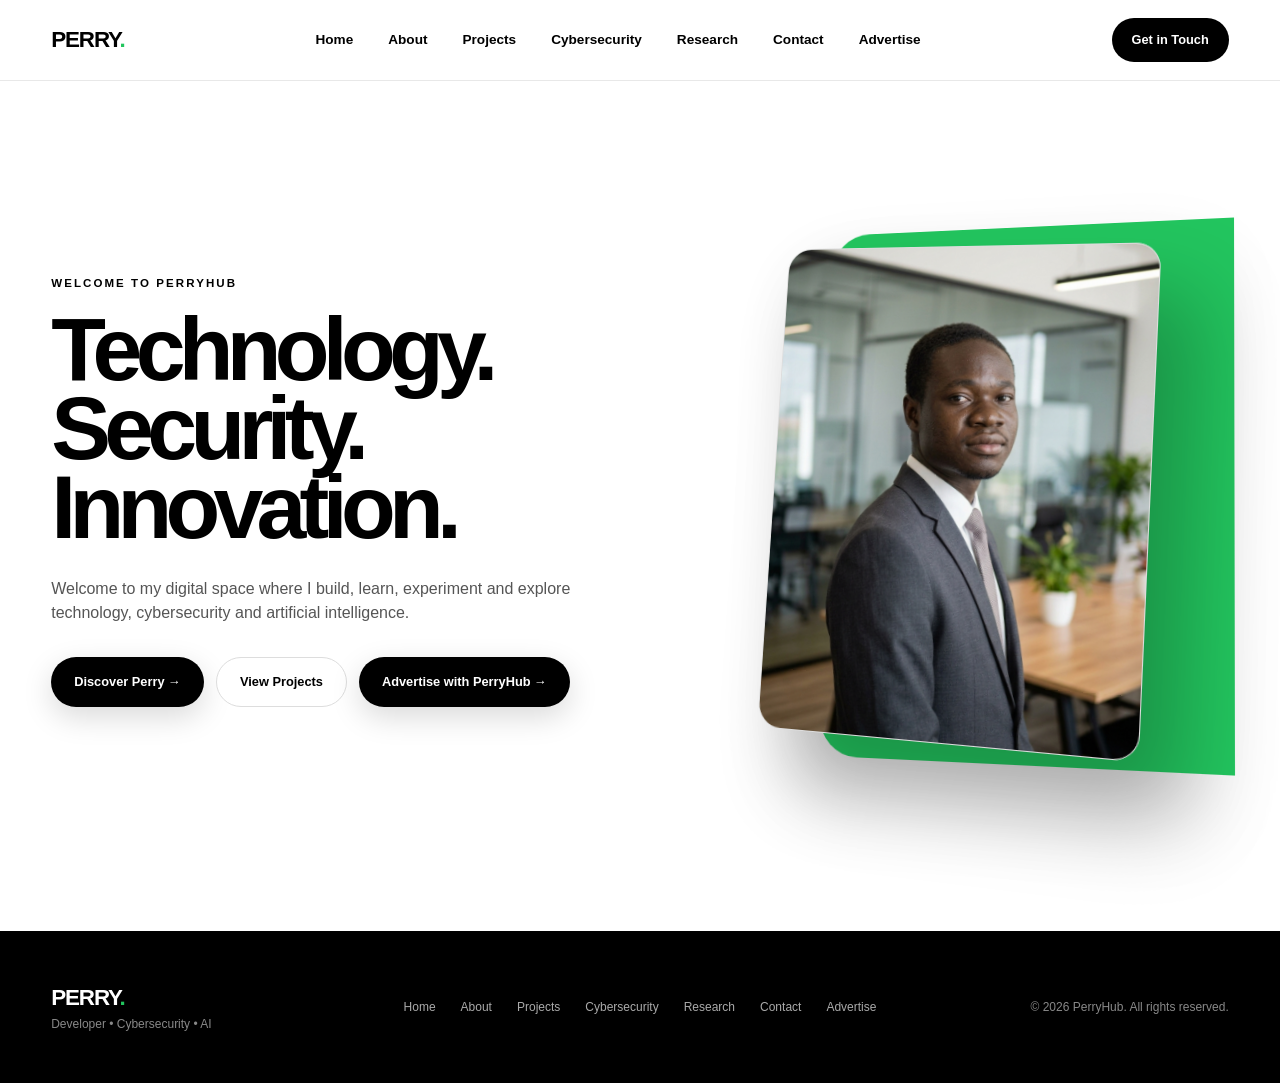
<file: index.html>
<!DOCTYPE html>
<html lang="en">

<head>
    <meta name="google-site-verification" content="xEAeXUEkmZwqT3rKgEeShL4leRrFemUcPieU5jcE0rM">

    <meta charset="UTF-8">
    <meta name="viewport" content="width=device-width, initial-scale=1.0">

    <title>PerryHub | Developer • Cybersecurity • AI</title>

    <meta
        name="description"
        content="PerryHub — personal digital space for technology, cybersecurity, development and artificial intelligence. Explore projects, cybersecurity services, AI solutions and advertising opportunities."
    >

    <link rel="icon" type="image/svg+xml" href="public/favicon.svg">
    <link rel="stylesheet" href="css/style.css">
</head>

<body>

    <header class="navbar">
        <div class="container nav-container">

            <a href="index.html" class="logo">
                PERRY<span>.</span>
            </a>

            <button
                class="menu-toggle"
                id="menuToggle"
                type="button"
                aria-label="Open navigation"
                aria-expanded="false"
                aria-controls="navLinks"
            >
                ☰
            </button>

            <nav
                class="nav-links"
                id="navLinks"
                aria-label="Main navigation"
            >
                <a href="index.html" class="active">Home</a>
                <a href="pages/about.html">About</a>
                <a href="pages/projects.html">Projects</a>
                <a href="pages/cybersecurity.html">Cybersecurity</a>
                <a href="pages/research.html">Research</a>
                <a href="pages/contact.html">Contact</a>
                <a href="pages/advertise.html">Advertise</a>
            </nav>

            <a href="pages/contact.html" class="nav-button">
                Get in Touch
            </a>

        </div>
    </header>

    <main>

        <section class="hero">
            <div class="container hero-grid">

                <div class="hero-content">

                    <p class="eyebrow">
                        WELCOME TO PERRYHUB
                    </p>

                    <h1>
                        Technology.
                        <span>Security.</span>
                        <span>Innovation.</span>
                    </h1>

                    <p class="hero-description">
                        Welcome to my digital space where I build,
                        learn, experiment and explore technology,
                        cybersecurity and artificial intelligence.
                    </p>

                    <div class="hero-buttons">

                        <a
                            href="pages/about.html"
                            class="btn btn-primary"
                        >
                            Discover Perry →
                        </a>

                        <a
                            href="pages/projects.html"
                            class="btn btn-secondary"
                        >
                            View Projects
                        </a>

                        <a
                            href="pages/advertise.html"
                            class="btn btn-primary"
                        >
                            Advertise with PerryHub →
                        </a>

                    </div>

                </div>

                <div class="hero-visual">

                    <div class="hero-image-card">

                        <div class="image-glow"></div>

                        <img
                            src="images/Perry_001 Ai.jpg"
                            alt="Portrait of Perry"
                            class="profile-image"
                            id="profileImage"
                        >

                    </div>

                </div>

            </div>
        </section>

    </main>

    <footer class="footer">

        <div class="container footer-content">

            <div>

                <a href="index.html" class="logo">
                    PERRY<span>.</span>
                </a>

                <p>
                    Developer • Cybersecurity • AI
                </p>

            </div>

            <nav
                class="footer-links"
                aria-label="Footer navigation"
            >
                <a href="index.html">Home</a>
                <a href="pages/about.html">About</a>
                <a href="pages/projects.html">Projects</a>
                <a href="pages/cybersecurity.html">Cybersecurity</a>
                <a href="pages/research.html">Research</a>
                <a href="pages/contact.html">Contact</a>
                <a href="pages/advertise.html">Advertise</a>
            </nav>

            <p class="copyright">
                © <span id="year"></span> PerryHub. All rights reserved.
            </p>

        </div>

    </footer>

    <script src="js/script.js"></script>

</body>
</html>
</file>
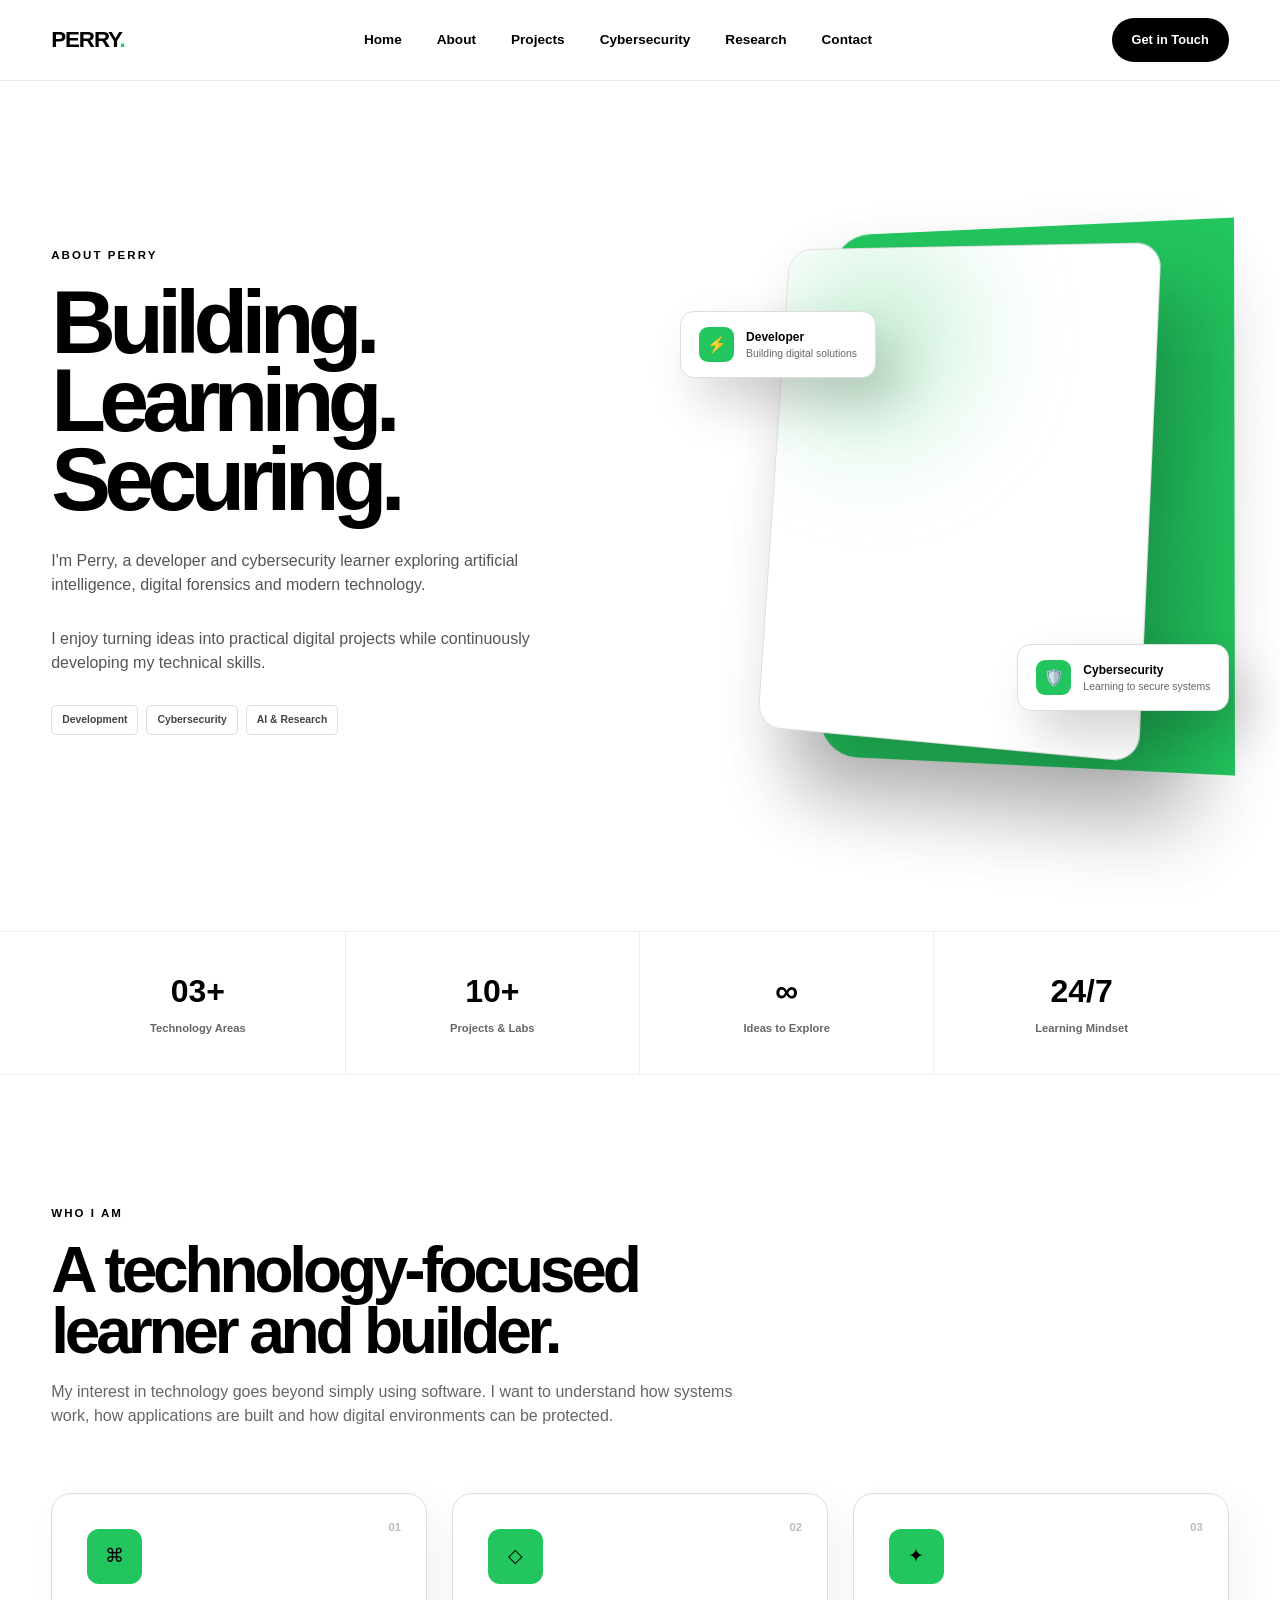
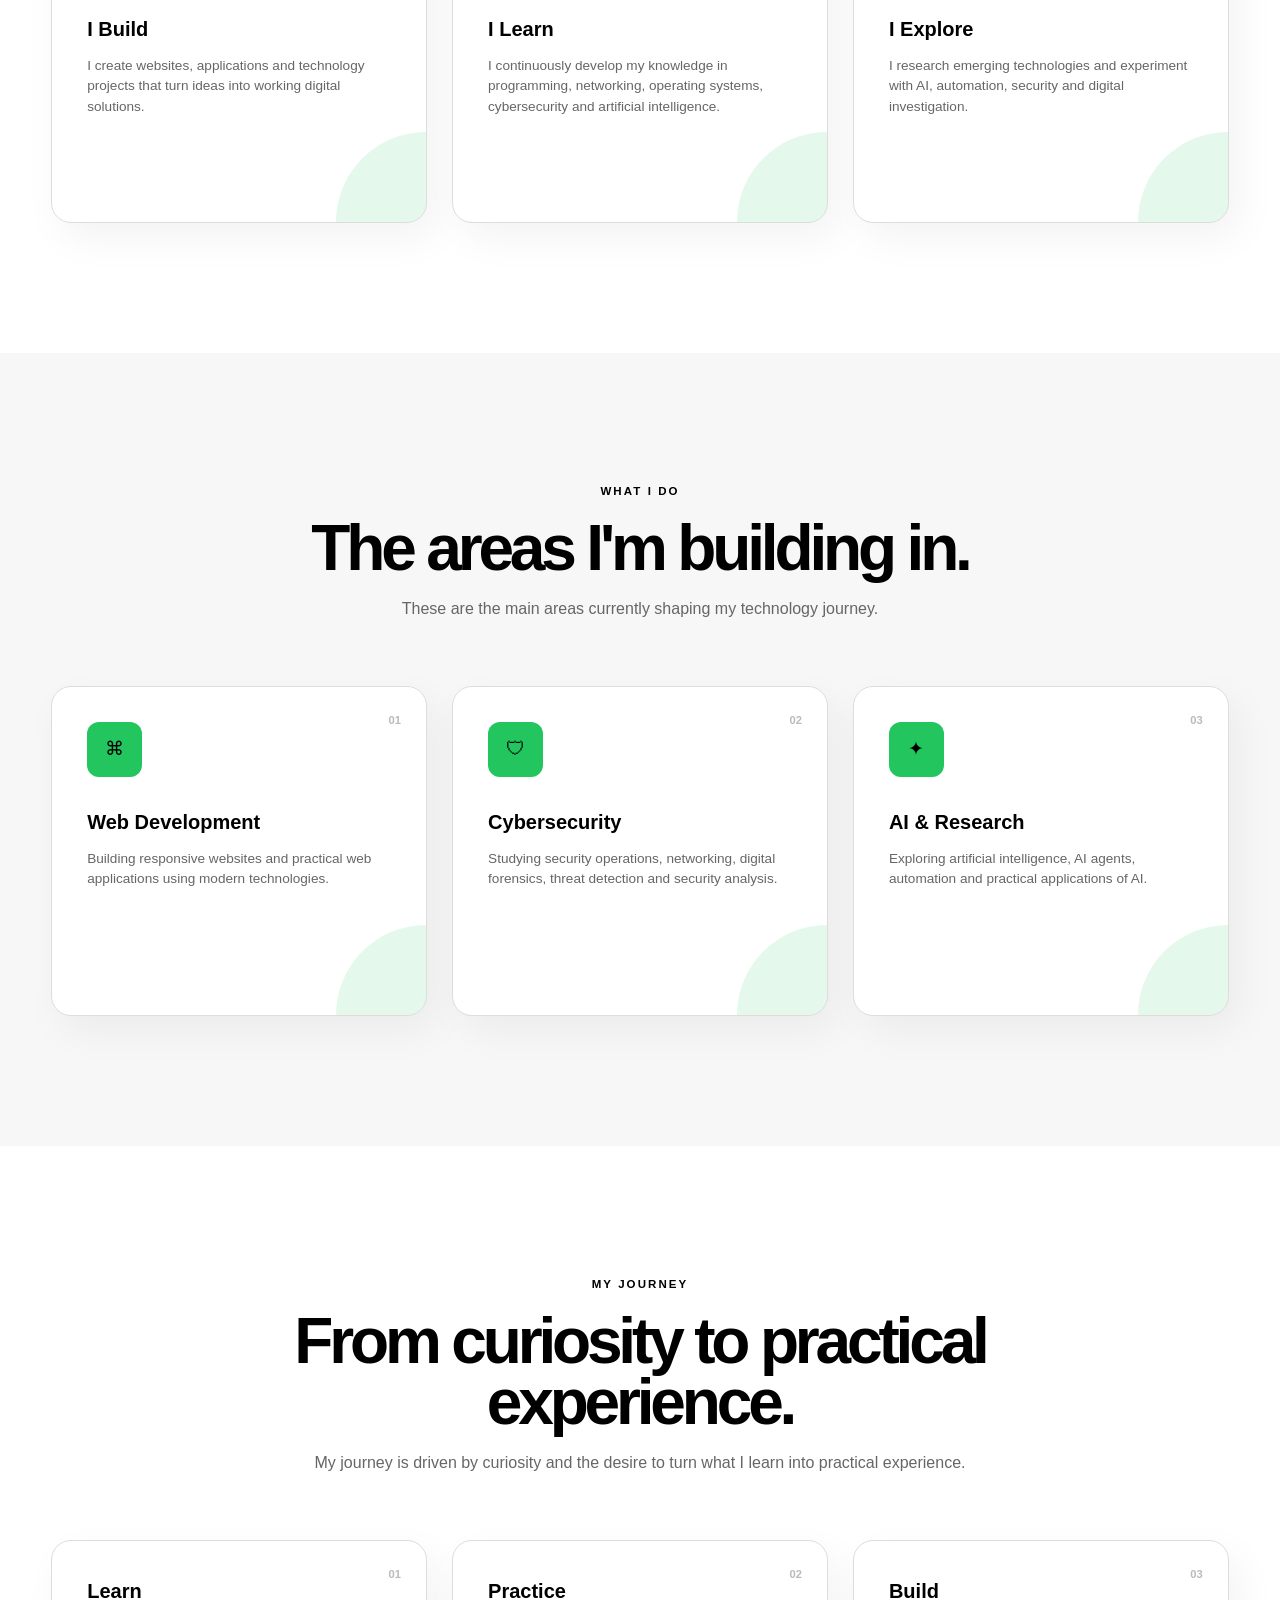
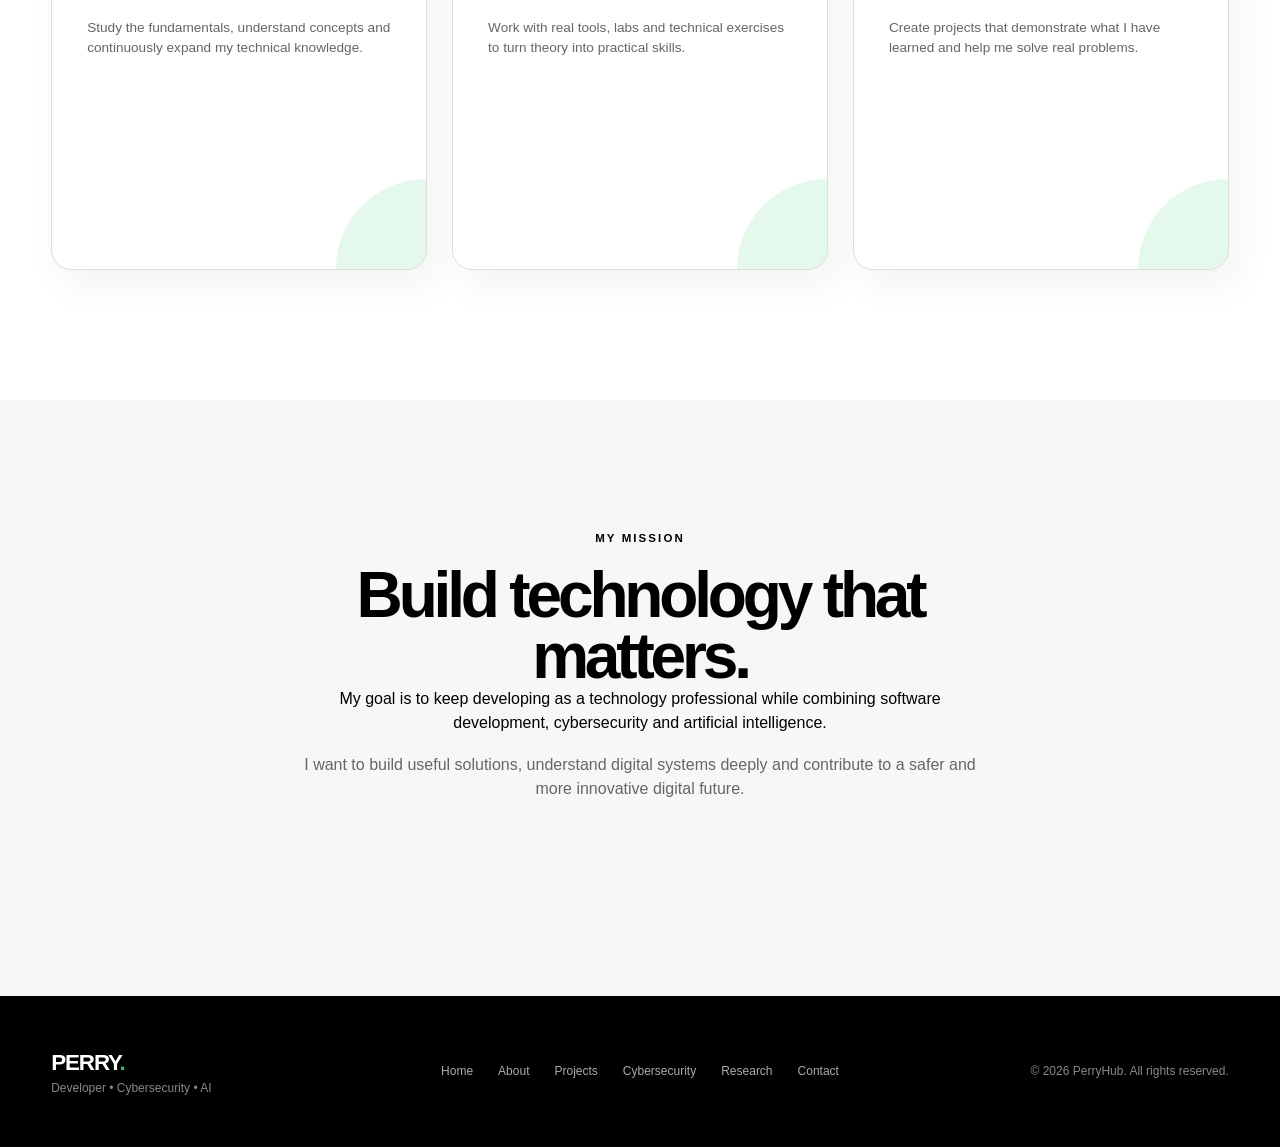
<file: pages/about.html>
<!DOCTYPE html>
<html lang="en">

<head>

    <meta charset="UTF-8">

    <meta
        name="viewport"
        content="width=device-width, initial-scale=1.0"
    >

    <title>About Perry | PerryHub</title>

    <meta
        name="description"
        content="Learn more about Perry, his technology journey, cybersecurity interests, software development and AI research."
    >

    <link
        rel="icon"
        type="image/svg+xml"
        href="../public/favicon.svg"
    >

    <link
        rel="stylesheet"
        href="../css/style.css"
    >

</head>


<body>


    <!-- ==================================================
         NAVBAR
    ================================================== -->

    <header class="navbar">

        <div class="container nav-container">

            <a
                href="../index.html"
                class="logo"
            >
                PERRY<span>.</span>
            </a>


            <button
                class="menu-toggle"
                id="menuToggle"
                type="button"
                aria-label="Open navigation"
                aria-expanded="false"
                aria-controls="navLinks"
            >
                ☰
            </button>


            <nav
                class="nav-links"
                id="navLinks"
                aria-label="Main navigation"
            >

                <a href="../index.html">
                    Home
                </a>

                <a
                    href="about.html"
                    class="active"
                >
                    About
                </a>

                <a href="projects.html">
                    Projects
                </a>

                <a href="cybersecurity.html">
                    Cybersecurity
                </a>

                <a href="research.html">
                    Research
                </a>

                <a href="contact.html">
                    Contact
                </a>

            </nav>


            <a
                href="contact.html"
                class="nav-button"
            >
                Get in Touch
            </a>

        </div>

    </header>



    <!-- ==================================================
         MAIN
    ================================================== -->

    <main>


        <!-- ==================================================
             ABOUT HERO
        ================================================== -->

        <section class="hero about-hero">

            <div class="container hero-grid">


                <!-- ==================================================
                     HERO CONTENT
                ================================================== -->

                <div class="hero-content">


                    <p class="eyebrow">
                        ABOUT PERRY
                    </p>


                    <h1>

                        Building.
                        <span>Learning.</span>
                        <span>Securing.</span>

                    </h1>


                    <p class="hero-description">

                        I'm Perry, a developer and cybersecurity learner
                        exploring artificial intelligence, digital
                        forensics and modern technology.

                    </p>


                    <p class="hero-description">

                        I enjoy turning ideas into practical digital
                        projects while continuously developing my
                        technical skills.

                    </p>


                    <div class="hero-tech">

                        <span>
                            Development
                        </span>

                        <span>
                            Cybersecurity
                        </span>

                        <span>
                            AI & Research
                        </span>

                    </div>


                </div>



                <!-- ==================================================
                     PROFILE IMAGE
                ================================================== -->

                <div class="hero-visual">

                    <div class="hero-image-card">

                        <div class="image-glow"></div>


                        <img
                            src="../images/Perry_001 Ai.jpg"
                            alt="Portrait of Perry"
                            class="profile-image"
                            id="profileImage"
                        >

                    </div>


                    <!-- DEVELOPER CARD -->

                    <div class="floating-card card-one">

                        <span class="floating-icon">
                            ⚡
                        </span>

                        <div>

                            <strong>
                                Developer
                            </strong>

                            <small>
                                Building digital solutions
                            </small>

                        </div>

                    </div>



                    <!-- CYBERSECURITY CARD -->

                    <div class="floating-card card-two">

                        <span class="floating-icon">
                            🛡️
                        </span>

                        <div>

                            <strong>
                                Cybersecurity
                            </strong>

                            <small>
                                Learning to secure systems
                            </small>

                        </div>

                    </div>


                </div>

            </div>

        </section>



        <!-- ==================================================
             STATS
        ================================================== -->

        <section class="stats">

            <div class="container stats-grid">


                <div class="stat">

                    <strong>
                        03+
                    </strong>

                    <span>
                        Technology Areas
                    </span>

                </div>


                <div class="stat">

                    <strong>
                        10+
                    </strong>

                    <span>
                        Projects & Labs
                    </span>

                </div>


                <div class="stat">

                    <strong>
                        ∞
                    </strong>

                    <span>
                        Ideas to Explore
                    </span>

                </div>


                <div class="stat">

                    <strong>
                        24/7
                    </strong>

                    <span>
                        Learning Mindset
                    </span>

                </div>


            </div>

        </section>



        <!-- ==================================================
             WHO I AM
        ================================================== -->

        <section class="section">

            <div class="container">


                <div class="section-heading">

                    <p class="eyebrow">
                        WHO I AM
                    </p>


                    <h2>
                        A technology-focused learner and builder.
                    </h2>


                    <p>

                        My interest in technology goes beyond simply
                        using software. I want to understand how systems
                        work, how applications are built and how digital
                        environments can be protected.

                    </p>

                </div>



                <div class="services-grid">


                    <article class="service-card">

                        <div class="service-number">
                            01
                        </div>

                        <div class="service-icon">
                            ⌘
                        </div>

                        <h3>
                            I Build
                        </h3>

                        <p>

                            I create websites, applications and
                            technology projects that turn ideas into
                            working digital solutions.

                        </p>

                    </article>



                    <article class="service-card featured">

                        <div class="service-number">
                            02
                        </div>

                        <div class="service-icon">
                            ◇
                        </div>

                        <h3>
                            I Learn
                        </h3>

                        <p>

                            I continuously develop my knowledge in
                            programming, networking, operating systems,
                            cybersecurity and artificial intelligence.

                        </p>

                    </article>



                    <article class="service-card">

                        <div class="service-number">
                            03
                        </div>

                        <div class="service-icon">
                            ✦
                        </div>

                        <h3>
                            I Explore
                        </h3>

                        <p>

                            I research emerging technologies and
                            experiment with AI, automation, security
                            and digital investigation.

                        </p>

                    </article>


                </div>

            </div>

        </section>



        <!-- ==================================================
             WHAT I DO
        ================================================== -->

        <section
            class="section section-light"
            id="services"
        >

            <div class="container">


                <div class="section-heading center">

                    <p class="eyebrow">
                        WHAT I DO
                    </p>

                    <h2>
                        The areas I'm building in.
                    </h2>

                    <p>

                        These are the main areas currently shaping
                        my technology journey.

                    </p>

                </div>



                <div class="services-grid">


                    <!-- WEB DEVELOPMENT -->

                    <article class="service-card">

                        <div class="service-number">
                            01
                        </div>

                        <div class="service-icon">
                            ⌘
                        </div>

                        <h3>
                            Web Development
                        </h3>

                        <p>

                            Building responsive websites and practical
                            web applications using modern technologies.

                        </p>

                    </article>



                    <!-- CYBERSECURITY -->

                    <article class="service-card featured">

                        <div class="service-number">
                            02
                        </div>

                        <div class="service-icon">
                            🛡
                        </div>

                        <h3>
                            Cybersecurity
                        </h3>

                        <p>

                            Studying security operations, networking,
                            digital forensics, threat detection and
                            security analysis.

                        </p>

                    </article>



                    <!-- AI -->

                    <article class="service-card">

                        <div class="service-number">
                            03
                        </div>

                        <div class="service-icon">
                            ✦
                        </div>

                        <h3>
                            AI & Research
                        </h3>

                        <p>

                            Exploring artificial intelligence, AI agents,
                            automation and practical applications of AI.

                        </p>

                    </article>


                </div>

            </div>

        </section>



        <!-- ==================================================
             MY JOURNEY
        ================================================== -->

        <section class="section">

            <div class="container">


                <div class="section-heading center">

                    <p class="eyebrow">
                        MY JOURNEY
                    </p>

                    <h2>
                        From curiosity to practical experience.
                    </h2>

                    <p>

                        My journey is driven by curiosity and the desire
                        to turn what I learn into practical experience.

                    </p>

                </div>



                <div class="services-grid">


                    <article class="service-card">

                        <div class="service-number">
                            01
                        </div>

                        <h3>
                            Learn
                        </h3>

                        <p>

                            Study the fundamentals, understand concepts
                            and continuously expand my technical knowledge.

                        </p>

                    </article>



                    <article class="service-card">

                        <div class="service-number">
                            02
                        </div>

                        <h3>
                            Practice
                        </h3>

                        <p>

                            Work with real tools, labs and technical
                            exercises to turn theory into practical skills.

                        </p>

                    </article>



                    <article class="service-card featured">

                        <div class="service-number">
                            03
                        </div>

                        <h3>
                            Build
                        </h3>

                        <p>

                            Create projects that demonstrate what I have
                            learned and help me solve real problems.

                        </p>

                    </article>


                </div>

            </div>

        </section>



        <!-- ==================================================
             MISSION
        ================================================== -->

        <section class="section section-light">

            <div class="container">

                <div class="section-heading center">

                    <p class="eyebrow">
                        MY MISSION
                    </p>

                    <h2>
                        Build technology that matters.
                    </h2>

                    <p>

                        My goal is to keep developing as a technology
                        professional while combining software development,
                        cybersecurity and artificial intelligence.

                    </p>

                    <p>

                        I want to build useful solutions, understand
                        digital systems deeply and contribute to a
                        safer and more innovative digital future.

                    </p>

                </div>

            </div>

        </section>


    </main>



    <!-- ==================================================
         FOOTER
    ================================================== -->

    <footer class="footer">

        <div class="container footer-content">


            <div>

                <a
                    href="../index.html"
                    class="logo"
                >
                    PERRY<span>.</span>
                </a>

                <p>
                    Developer • Cybersecurity • AI
                </p>

            </div>



            <nav
                class="footer-links"
                aria-label="Footer navigation"
            >

                <a href="../index.html">
                    Home
                </a>

                <a
                    href="about.html"
                    class="active"
                >
                    About
                </a>

                <a href="projects.html">
                    Projects
                </a>

                <a href="cybersecurity.html">
                    Cybersecurity
                </a>

                <a href="research.html">
                    Research
                </a>

                <a href="contact.html">
                    Contact
                </a>

            </nav>



            <p class="copyright">

                ©
                <span id="year"></span>
                PerryHub. All rights reserved.

            </p>


        </div>

    </footer>



    <!-- ==================================================
         EXTERNAL JAVASCRIPT
    ================================================== -->

    <script src="../js/script.js"></script>


</body>

</html>
</file>
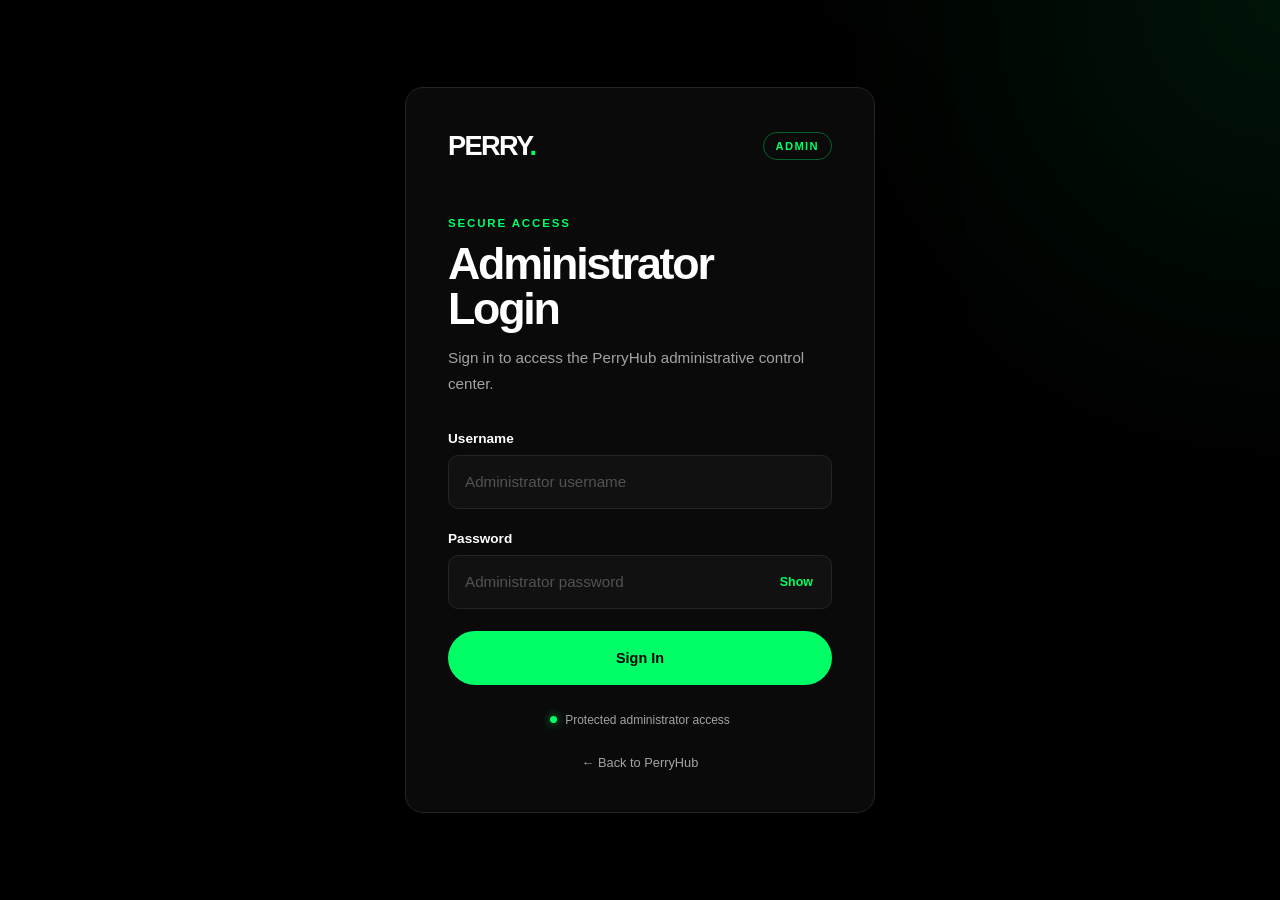
<file: pages/admin-login.html>
<!DOCTYPE html>
<html lang="en">

<head>

    <meta charset="UTF-8">

    <meta
        name="viewport"
        content="width=device-width, initial-scale=1.0"
    >

    <meta
        name="robots"
        content="noindex, nofollow, noarchive"
    >

    <meta
        name="description"
        content="Secure PerryHub administrator login."
    >

    <title>Admin Login | PerryHub</title>

    <link
        rel="icon"
        type="image/svg+xml"
        href="../public/favicon.svg"
    >

    <link
        rel="stylesheet"
        href="../css/admin-login.css"
    >

</head>

<body>

    <main class="login-page">

        <section class="login-card">

            <div class="login-brand">

                <a
                    href="../index.html"
                    class="logo"
                >
                    PERRY<span>.</span>
                </a>

                <span class="admin-badge">
                    ADMIN
                </span>

            </div>


            <div class="login-header">

                <span class="section-label">
                    SECURE ACCESS
                </span>

                <h1>
                    Administrator Login
                </h1>

                <p>
                    Sign in to access the PerryHub
                    administrative control center.
                </p>

            </div>


            <form
                id="adminLoginForm"
                class="login-form"
            >

                <div class="form-group">

                    <label for="username">
                        Username
                    </label>

                    <input
                        type="text"
                        id="username"
                        name="username"
                        placeholder="Administrator username"
                        autocomplete="username"
                        required
                    >

                </div>


                <div class="form-group">

                    <label for="password">
                        Password
                    </label>

                    <div class="password-wrapper">

                        <input
                            type="password"
                            id="password"
                            name="password"
                            placeholder="Administrator password"
                            autocomplete="current-password"
                            required
                        >

                        <button
                            type="button"
                            id="togglePassword"
                            class="password-toggle"
                            aria-label="Show password"
                        >
                            Show
                        </button>

                    </div>

                </div>


                <div
                    id="loginMessage"
                    class="login-message"
                    role="alert"
                    aria-live="polite"
                ></div>


                <button
                    type="submit"
                    id="loginButton"
                    class="login-button"
                >
                    Sign In
                </button>

            </form>


            <div class="login-security">

                <span class="security-dot"></span>

                <span>
                    Protected administrator access
                </span>

            </div>


            <a
                href="../index.html"
                class="back-link"
            >
                ← Back to PerryHub
            </a>

        </section>

    </main>


    <script src="../js/admin-login.js"></script>

</body>

</html>
</file>
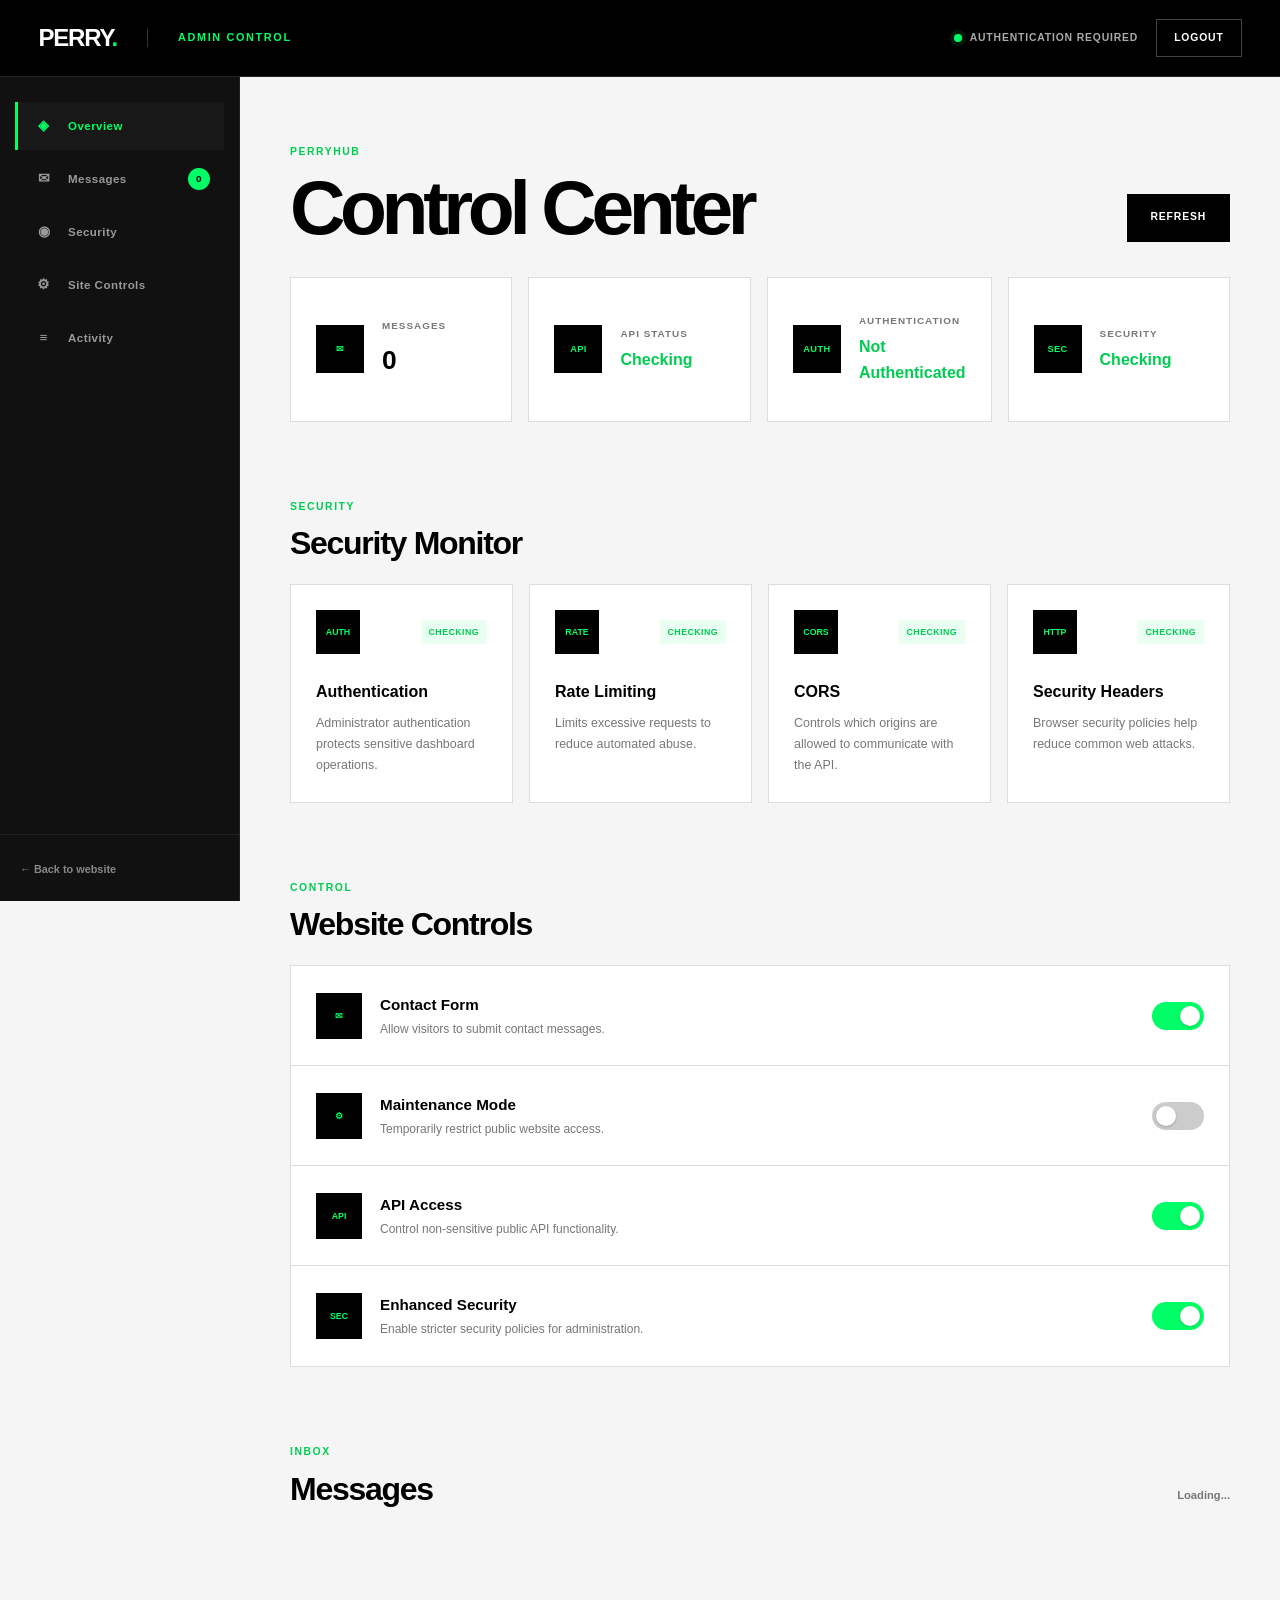
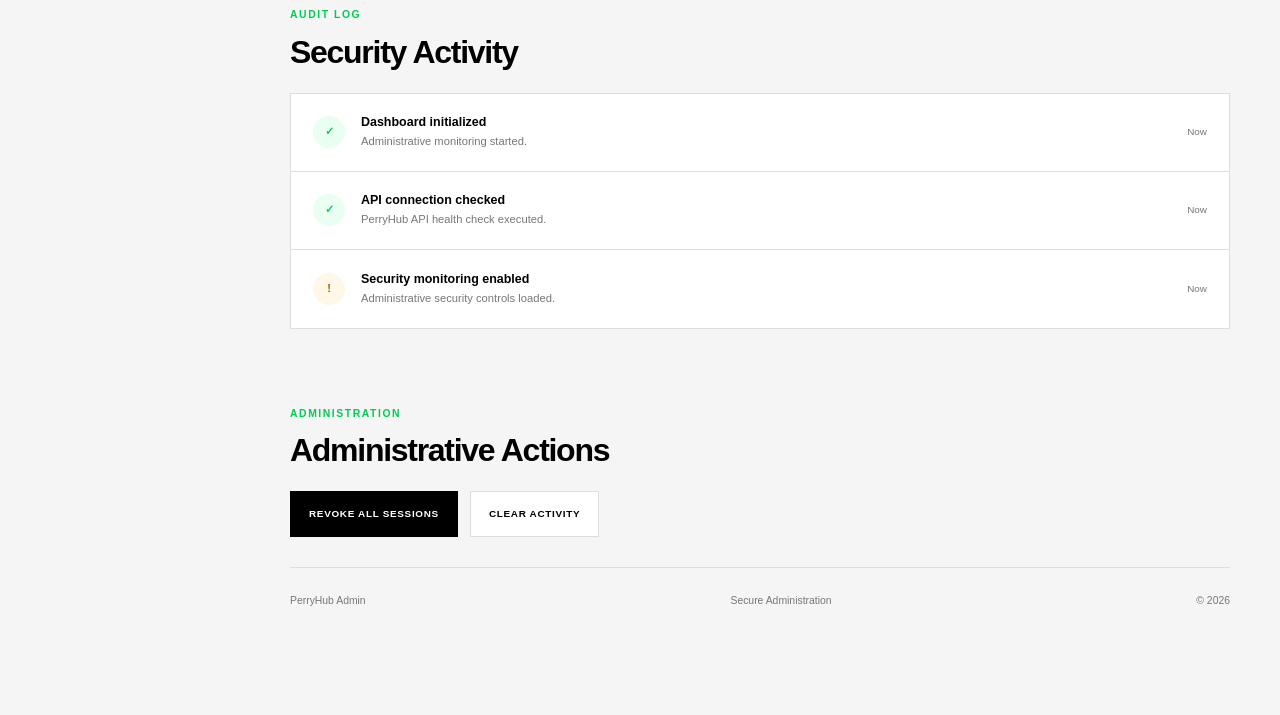
<file: pages/admin.html>
<!DOCTYPE html>
<html lang="en">

<head>

    <meta charset="UTF-8">

    <meta
        name="viewport"
        content="width=device-width, initial-scale=1.0"
    >

    <meta
        name="description"
        content="PerryHub secure administrator dashboard."
    >

    <meta
        name="robots"
        content="noindex, nofollow, noarchive"
    >

    <title>Admin | PerryHub</title>


    <!-- FAVICON -->

    <link
        rel="icon"
        type="image/svg+xml"
        href="../public/favicon.svg"
    >


    <!-- ADMIN CSS -->

    <link
        rel="stylesheet"
        href="../css/admin.css"
    >

</head>


<body>


    <!-- =====================================================
         ADMIN HEADER
    ====================================================== -->

    <header class="admin-nav">

        <div class="admin-nav-inner">


            <!-- LOGO -->

            <a
                href="../index.html"
                class="admin-logo"
            >
                PERRY<span>.</span>
            </a>


            <!-- PAGE TITLE -->

            <div class="admin-title">
                ADMIN CONTROL
            </div>


            <!-- HEADER ACTIONS -->

            <div class="admin-header-actions">

                <span
                    id="adminConnectionStatus"
                    class="connection-status"
                >
                    Checking...
                </span>


                <button
                    id="logoutButton"
                    class="logout-button"
                    type="button"
                >
                    Logout
                </button>

            </div>

        </div>

    </header>



    <!-- =====================================================
         ADMIN LAYOUT
    ====================================================== -->

    <div class="admin-layout">


        <!-- =================================================
             SIDEBAR
        ================================================== -->

        <aside class="admin-sidebar">


            <nav
                class="admin-sidebar-nav"
                aria-label="Administrator navigation"
            >

                <a
                    href="#overview"
                    class="admin-sidebar-link active"
                >
                    <span class="sidebar-icon">
                        ◈
                    </span>

                    Overview
                </a>


                <a
                    href="#messages"
                    class="admin-sidebar-link"
                >
                    <span class="sidebar-icon">
                        ✉
                    </span>

                    Messages

                    <span
                        id="sidebarMessageCount"
                        class="sidebar-badge"
                    >
                        0
                    </span>

                </a>


                <a
                    href="#security"
                    class="admin-sidebar-link"
                >
                    <span class="sidebar-icon">
                        ◉
                    </span>

                    Security
                </a>


                <a
                    href="#controls"
                    class="admin-sidebar-link"
                >
                    <span class="sidebar-icon">
                        ⚙
                    </span>

                    Site Controls
                </a>


                <a
                    href="#activity"
                    class="admin-sidebar-link"
                >
                    <span class="sidebar-icon">
                        ≡
                    </span>

                    Activity
                </a>

            </nav>


            <!-- SIDEBAR FOOTER -->

            <div class="sidebar-footer">

                <a href="../index.html">
                    ← Back to website
                </a>

            </div>

        </aside>



        <!-- =================================================
             MAIN DASHBOARD
        ================================================== -->

        <main class="admin-main">


            <!-- =================================================
                 OVERVIEW
            ================================================== -->

            <section
                id="overview"
                class="dashboard-section"
            >

                <div class="dashboard-heading">

                    <div>

                        <span class="section-label">
                            PERRYHUB
                        </span>

                        <h1>
                            Control Center
                        </h1>

                    </div>


                    <button
                        id="refreshDashboard"
                        class="refresh-button"
                        type="button"
                    >
                        Refresh
                    </button>

                </div>


                <!-- STAT CARDS -->

                <div class="dashboard-stats">


                    <!-- MESSAGES -->

                    <article class="dashboard-stat">

                        <div class="stat-icon">
                            ✉
                        </div>

                        <div>

                            <span>
                                Messages
                            </span>

                            <strong id="messageCount">
                                0
                            </strong>

                        </div>

                    </article>



                    <!-- API -->

                    <article class="dashboard-stat">

                        <div class="stat-icon">
                            API
                        </div>

                        <div>

                            <span>
                                API Status
                            </span>

                            <strong id="apiStatus">
                                Checking
                            </strong>

                        </div>

                    </article>



                    <!-- AUTH -->

                    <article class="dashboard-stat">

                        <div class="stat-icon">
                            AUTH
                        </div>

                        <div>

                            <span>
                                Authentication
                            </span>

                            <strong id="authStatus">
                                Checking
                            </strong>

                        </div>

                    </article>



                    <!-- SECURITY -->

                    <article class="dashboard-stat">

                        <div class="stat-icon">
                            SEC
                        </div>

                        <div>

                            <span>
                                Security
                            </span>

                            <strong id="securityStatus">
                                Checking
                            </strong>

                        </div>

                    </article>


                </div>

            </section>



            <!-- =================================================
                 SECURITY
            ================================================== -->

            <section
                id="security"
                class="dashboard-section"
            >

                <div class="section-heading">

                    <div>

                        <span class="section-label">
                            SECURITY
                        </span>

                        <h2>
                            Security Monitor
                        </h2>

                    </div>

                </div>


                <div class="security-grid">


                    <!-- AUTHENTICATION -->

                    <article class="security-card">

                        <div class="security-card-header">

                            <div class="security-card-icon">
                                AUTH
                            </div>

                            <span
                                id="authenticationIndicator"
                                class="security-status"
                            >
                                Checking
                            </span>

                        </div>

                        <h3>
                            Authentication
                        </h3>

                        <p>
                            Administrator authentication
                            protects sensitive dashboard operations.
                        </p>

                    </article>



                    <!-- RATE LIMIT -->

                    <article class="security-card">

                        <div class="security-card-header">

                            <div class="security-card-icon">
                                RATE
                            </div>

                            <span
                                id="rateLimitIndicator"
                                class="security-status"
                            >
                                Checking
                            </span>

                        </div>

                        <h3>
                            Rate Limiting
                        </h3>

                        <p>
                            Limits excessive requests to
                            reduce automated abuse.
                        </p>

                    </article>



                    <!-- CORS -->

                    <article class="security-card">

                        <div class="security-card-header">

                            <div class="security-card-icon">
                                CORS
                            </div>

                            <span
                                id="corsIndicator"
                                class="security-status"
                            >
                                Checking
                            </span>

                        </div>

                        <h3>
                            CORS
                        </h3>

                        <p>
                            Controls which origins are allowed
                            to communicate with the API.
                        </p>

                    </article>



                    <!-- HEADERS -->

                    <article class="security-card">

                        <div class="security-card-header">

                            <div class="security-card-icon">
                                HTTP
                            </div>

                            <span
                                id="headersIndicator"
                                class="security-status"
                            >
                                Checking
                            </span>

                        </div>

                        <h3>
                            Security Headers
                        </h3>

                        <p>
                            Browser security policies help
                            reduce common web attacks.
                        </p>

                    </article>


                </div>

            </section>



            <!-- =================================================
                 WEBSITE CONTROLS
            ================================================== -->

            <section
                id="controls"
                class="dashboard-section"
            >

                <div class="section-heading">

                    <div>

                        <span class="section-label">
                            CONTROL
                        </span>

                        <h2>
                            Website Controls
                        </h2>

                    </div>

                </div>


                <div class="control-list">


                    <!-- CONTACT FORM -->

                    <div class="control-row">

                        <div class="control-information">

                            <div class="control-icon">
                                ✉
                            </div>

                            <div>

                                <h3>
                                    Contact Form
                                </h3>

                                <p>
                                    Allow visitors to submit
                                    contact messages.
                                </p>

                            </div>

                        </div>


                        <label class="switch">

                            <input
                                type="checkbox"
                                id="contactFormControl"
                                checked
                            >

                            <span class="slider"></span>

                        </label>

                    </div>



                    <!-- MAINTENANCE -->

                    <div class="control-row">

                        <div class="control-information">

                            <div class="control-icon">
                                ⚙
                            </div>

                            <div>

                                <h3>
                                    Maintenance Mode
                                </h3>

                                <p>
                                    Temporarily restrict public
                                    website access.
                                </p>

                            </div>

                        </div>


                        <label class="switch">

                            <input
                                type="checkbox"
                                id="maintenanceModeControl"
                            >

                            <span class="slider"></span>

                        </label>

                    </div>



                    <!-- API -->

                    <div class="control-row">

                        <div class="control-information">

                            <div class="control-icon">
                                API
                            </div>

                            <div>

                                <h3>
                                    API Access
                                </h3>

                                <p>
                                    Control non-sensitive public
                                    API functionality.
                                </p>

                            </div>

                        </div>


                        <label class="switch">

                            <input
                                type="checkbox"
                                id="publicApiControl"
                                checked
                            >

                            <span class="slider"></span>

                        </label>

                    </div>



                    <!-- ENHANCED SECURITY -->

                    <div class="control-row">

                        <div class="control-information">

                            <div class="control-icon">
                                SEC
                            </div>

                            <div>

                                <h3>
                                    Enhanced Security
                                </h3>

                                <p>
                                    Enable stricter security
                                    policies for administration.
                                </p>

                            </div>

                        </div>


                        <label class="switch">

                            <input
                                type="checkbox"
                                id="enhancedSecurityControl"
                                checked
                            >

                            <span class="slider"></span>

                        </label>

                    </div>


                </div>

            </section>



            <!-- =================================================
                 MESSAGES
            ================================================== -->

            <section
                id="messages"
                class="dashboard-section"
            >

                <div class="section-heading">

                    <div>

                        <span class="section-label">
                            INBOX
                        </span>

                        <h2>
                            Messages
                        </h2>

                    </div>


                    <span
                        id="messageStatus"
                        class="section-status"
                    >
                        Loading...
                    </span>

                </div>


                <div
                    id="messagesContainer"
                    class="messages-container"
                >

                    <!-- Messages loaded by admin.js -->

                </div>

            </section>



            <!-- =================================================
                 SECURITY ACTIVITY
            ================================================== -->

            <section
                id="activity"
                class="dashboard-section"
            >

                <div class="section-heading">

                    <div>

                        <span class="section-label">
                            AUDIT LOG
                        </span>

                        <h2>
                            Security Activity
                        </h2>

                    </div>

                </div>


                <div
                    id="securityLogs"
                    class="activity-list"
                >


                    <!-- LOGIN -->

                    <div class="activity-item">

                        <div class="activity-indicator success">
                            ✓
                        </div>

                        <div class="activity-content">

                            <strong>
                                Dashboard initialized
                            </strong>

                            <span>
                                Administrative monitoring started.
                            </span>

                        </div>

                        <time>
                            Now
                        </time>

                    </div>



                    <!-- API -->

                    <div class="activity-item">

                        <div class="activity-indicator success">
                            ✓
                        </div>

                        <div class="activity-content">

                            <strong>
                                API connection checked
                            </strong>

                            <span>
                                PerryHub API health check executed.
                            </span>

                        </div>

                        <time>
                            Now
                        </time>

                    </div>



                    <!-- SECURITY -->

                    <div class="activity-item">

                        <div class="activity-indicator warning">
                            !
                        </div>

                        <div class="activity-content">

                            <strong>
                                Security monitoring enabled
                            </strong>

                            <span>
                                Administrative security controls loaded.
                            </span>

                        </div>

                        <time>
                            Now
                        </time>

                    </div>


                </div>

            </section>



            <!-- =================================================
                 ADMIN ACTIONS
            ================================================== -->

            <section class="dashboard-section admin-actions-section">

                <div class="section-heading">

                    <div>

                        <span class="section-label">
                            ADMINISTRATION
                        </span>

                        <h2>
                            Administrative Actions
                        </h2>

                    </div>

                </div>


                <div class="admin-actions">


                    <button
                        id="logoutAllSessions"
                        class="admin-action-button"
                        type="button"
                    >
                        Revoke All Sessions
                    </button>


                    <button
                        id="clearSecurityLogs"
                        class="admin-action-button secondary"
                        type="button"
                    >
                        Clear Activity
                    </button>


                </div>

            </section>



            <!-- =================================================
                 FOOTER
            ================================================== -->

            <footer class="admin-footer">

                <span>
                    PerryHub Admin
                </span>

                <span>
                    Secure Administration
                </span>

                <span>
                    © 2026
                </span>

            </footer>


        </main>

    </div>



    <!-- =====================================================
         ADMIN JAVASCRIPT
    ====================================================== -->

    <script src="../js/admin.js"></script>


</body>

</html>
</file>
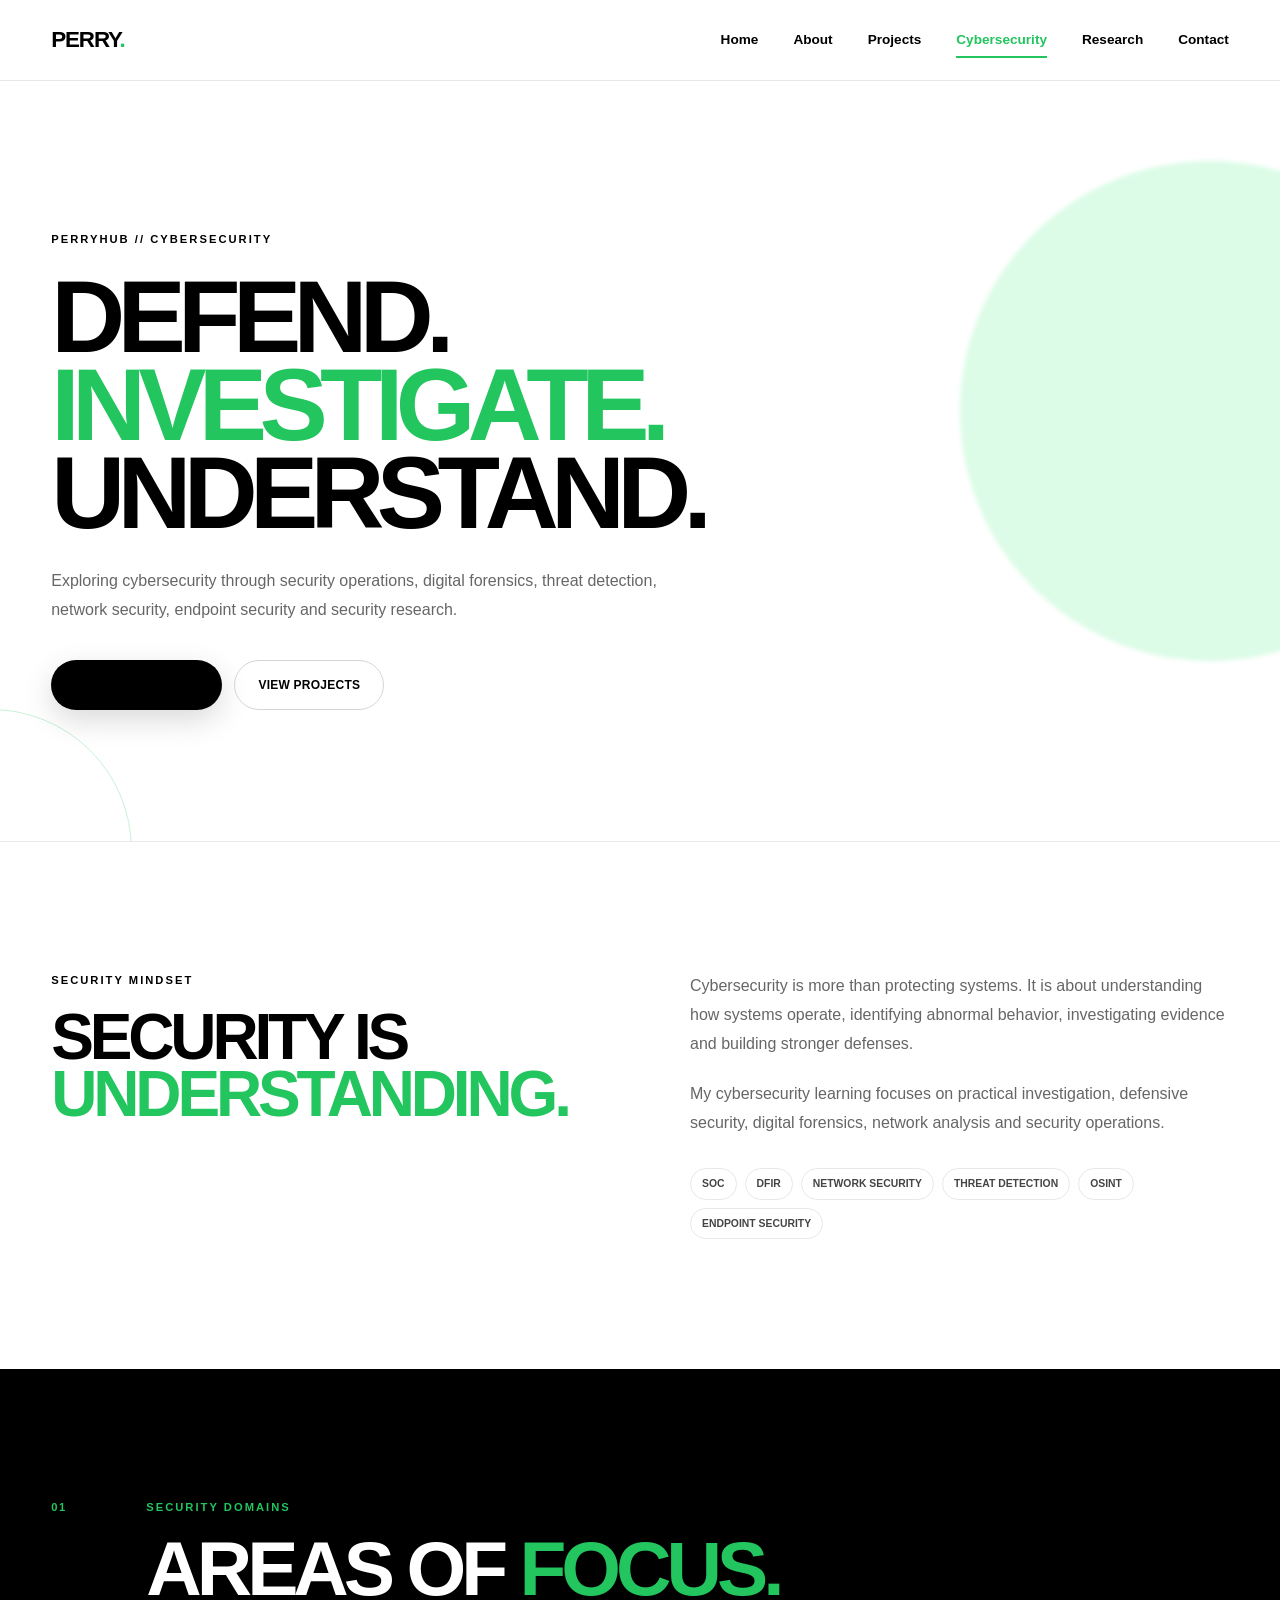
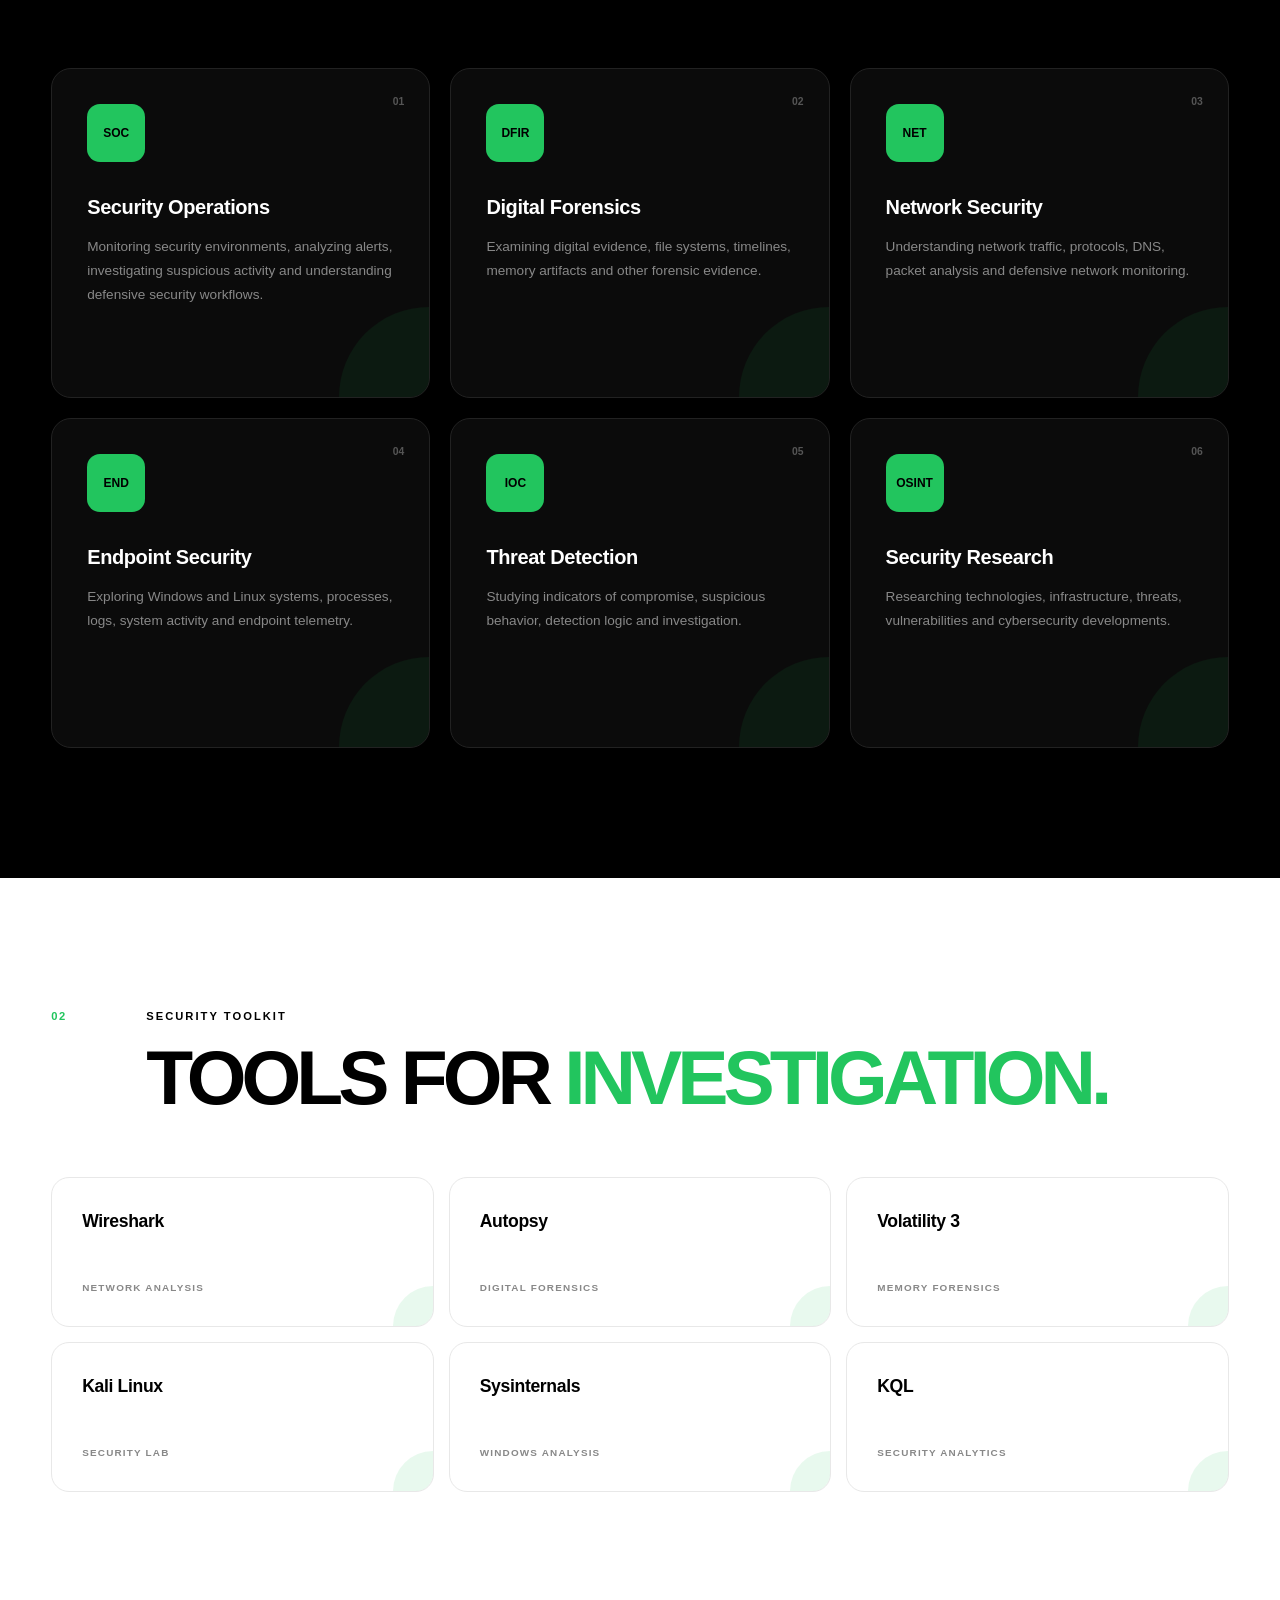
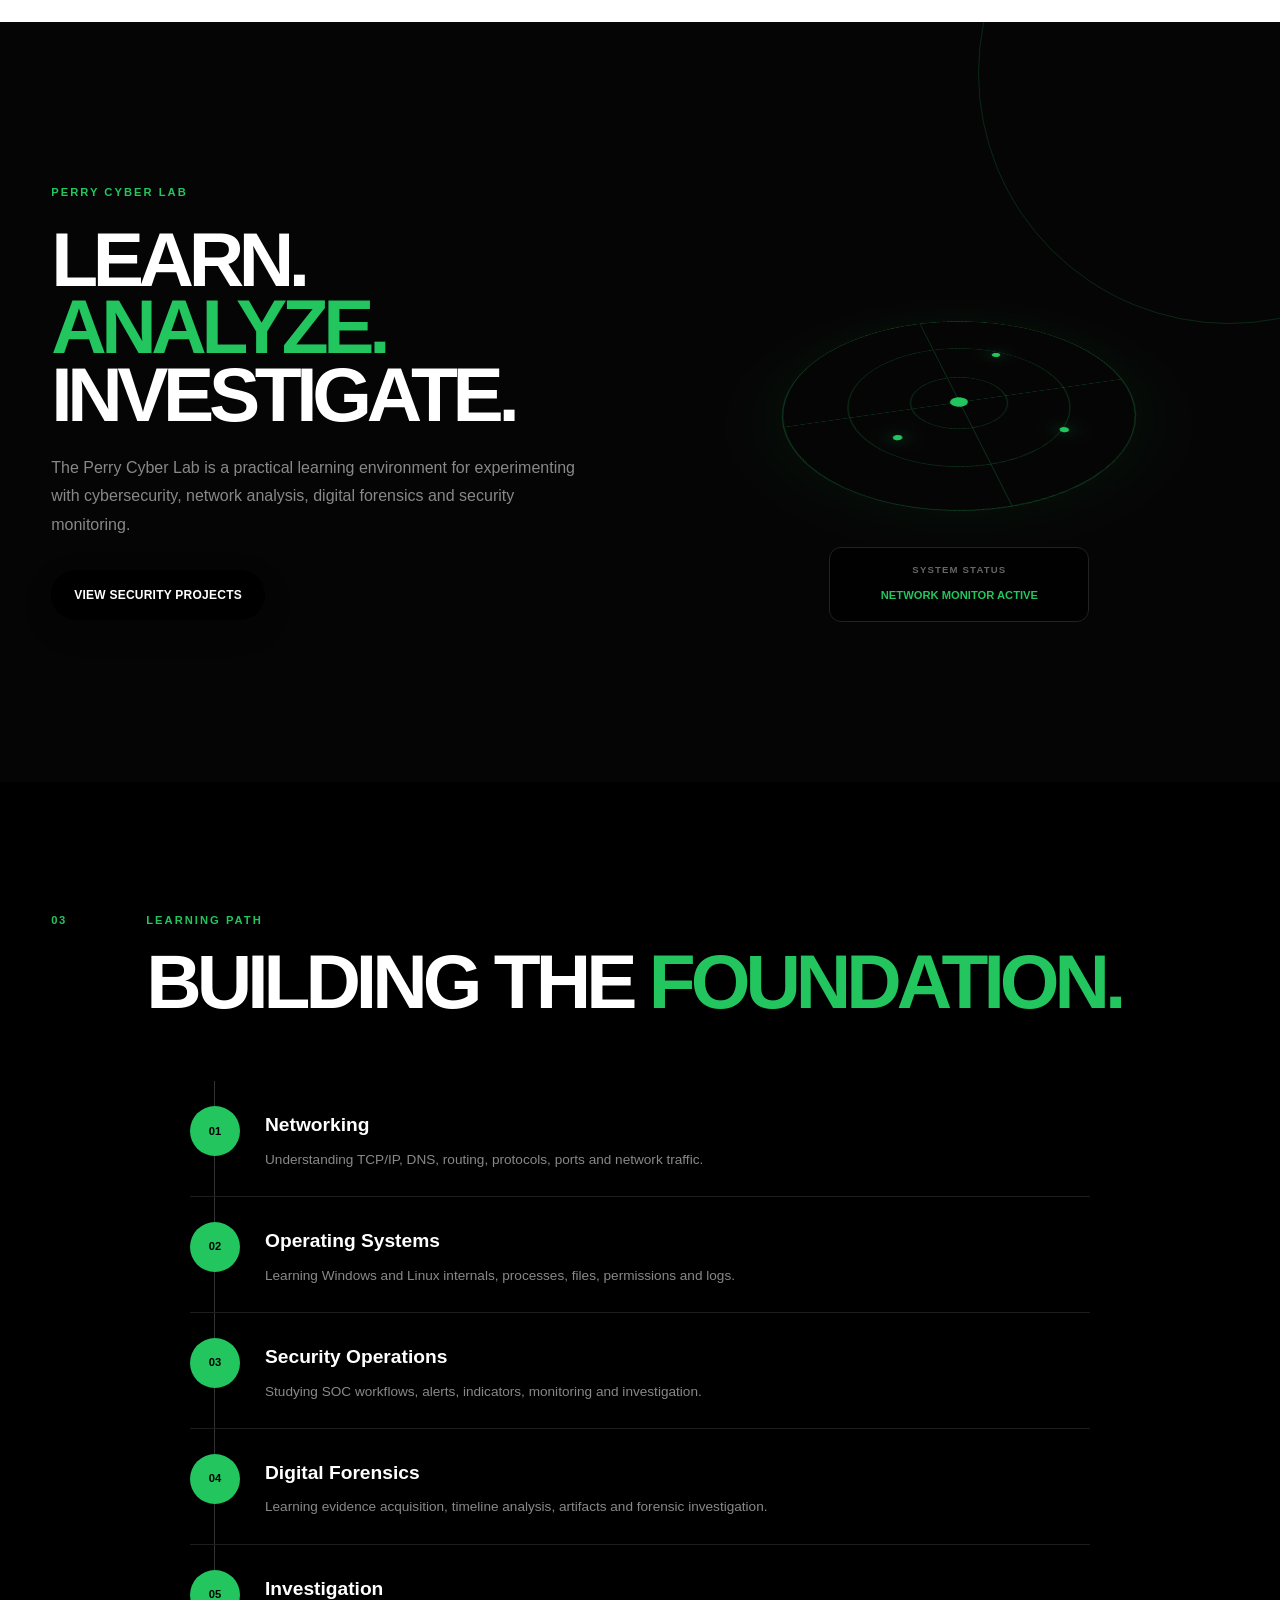
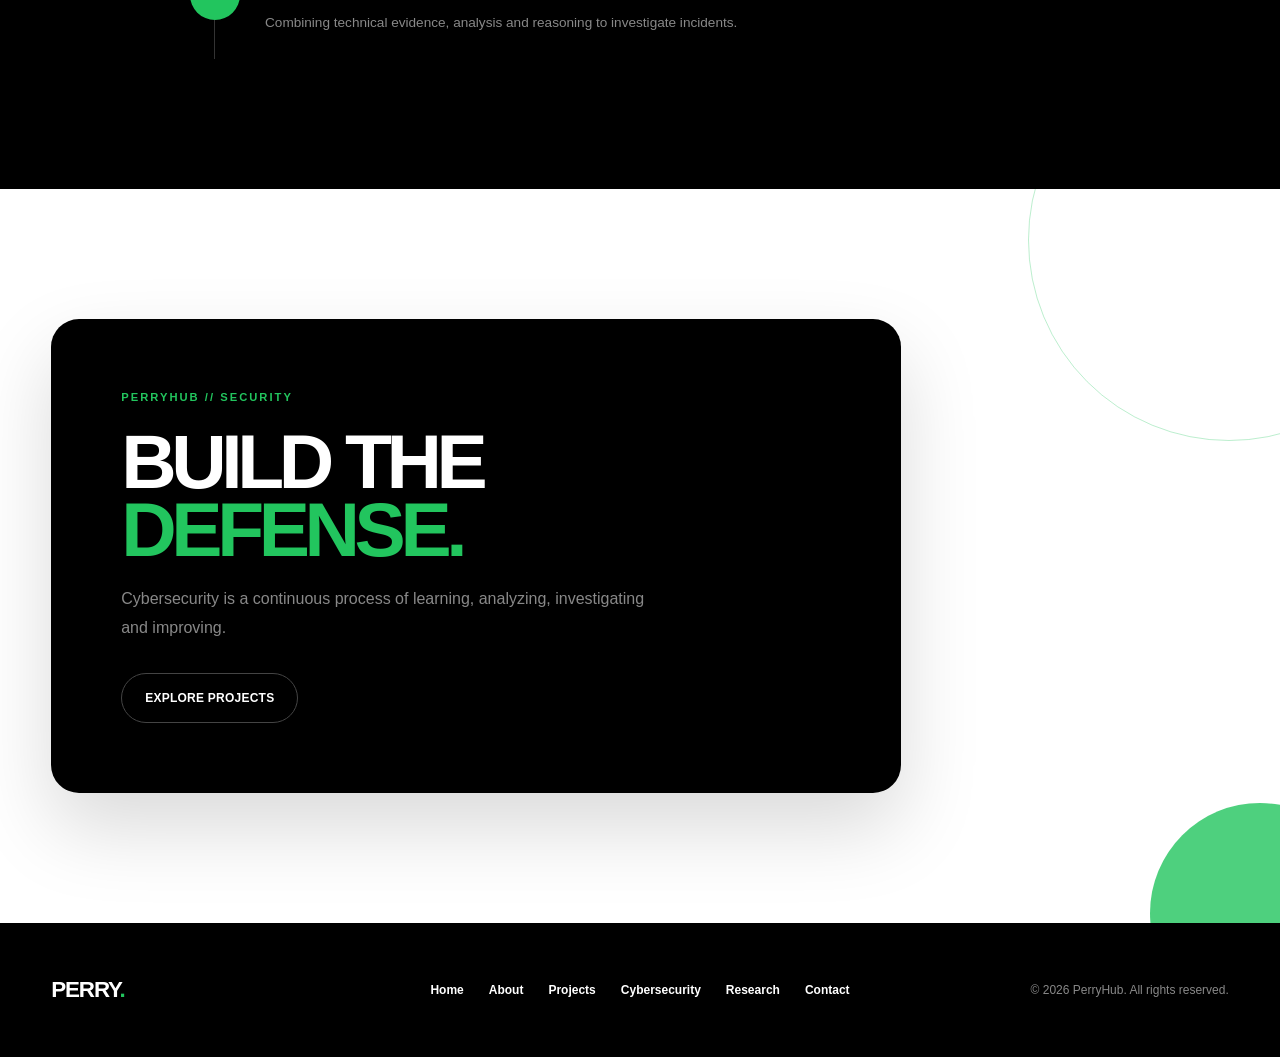
<file: pages/cybersecurity.html>
<!DOCTYPE html>
<html lang="en">

<head>

    <meta charset="UTF-8">

    <meta
        name="viewport"
        content="width=device-width, initial-scale=1.0"
    >

    <meta
        name="description"
        content="Explore PerryHub's cybersecurity learning journey, security operations, digital forensics, network security, endpoint security, threat detection and security research."
    >

    <title>Cybersecurity | PerryHub</title>


    <!-- ==================================================
         FAVICON
    ================================================== -->

    <link
        rel="icon"
        type="image/svg+xml"
        href="../public/favicon.svg"
    >


    <!-- ==================================================
         CYBERSECURITY PAGE CSS
    ================================================== -->

    <link
        rel="stylesheet"
        href="../css/cybersecurity.css"
    >

</head>


<body class="cyber-page">


    <!-- ==================================================
         NAVIGATION
    ================================================== -->

    <header class="cyber-nav">

        <div class="cyber-container cyber-nav-inner">


            <a
                href="../index.html"
                class="cyber-logo"
            >
                PERRY<span>.</span>
            </a>


            <nav
                class="cyber-navigation"
                aria-label="Main navigation"
            >

                <a href="../index.html">
                    Home
                </a>

                <a href="about.html">
                    About
                </a>

                <a href="projects.html">
                    Projects
                </a>

                <a
                    href="cybersecurity.html"
                    class="cyber-active"
                    aria-current="page"
                >
                    Cybersecurity
                </a>

                <a href="research.html">
                    Research
                </a>

                <a href="contact.html">
                    Contact
                </a>

            </nav>

        </div>

    </header>



    <!-- ==================================================
         MAIN
    ================================================== -->

    <main>


        <!-- ==================================================
             HERO
        ================================================== -->

        <section class="cyber-hero">

            <div class="cyber-container">

                <div class="cyber-hero-text">


                    <div class="cyber-label">
                        PERRYHUB // CYBERSECURITY
                    </div>


                    <h1>

                        DEFEND.<br>

                        <span>
                            INVESTIGATE.
                        </span><br>

                        UNDERSTAND.

                    </h1>


                    <p>

                        Exploring cybersecurity through security operations,
                        digital forensics, threat detection, network security,
                        endpoint security and security research.

                    </p>


                    <div class="cyber-hero-actions">


                        <a
                            href="#domains"
                            class="cyber-btn cyber-btn-primary"
                        >
                            EXPLORE SECURITY
                        </a>


                        <a
                            href="projects.html"
                            class="cyber-btn cyber-btn-outline"
                        >
                            VIEW PROJECTS
                        </a>


                    </div>


                </div>

            </div>

        </section>



        <!-- ==================================================
             INTRODUCTION
        ================================================== -->

        <section class="cyber-section cyber-intro">

            <div class="cyber-container">

                <div class="cyber-intro-grid">


                    <div>

                        <div class="cyber-label">
                            SECURITY MINDSET
                        </div>


                        <h2>

                            SECURITY IS<br>

                            <span>
                                UNDERSTANDING.
                            </span>

                        </h2>

                    </div>


                    <div class="cyber-intro-text">


                        <p>

                            Cybersecurity is more than protecting systems.
                            It is about understanding how systems operate,
                            identifying abnormal behavior, investigating
                            evidence and building stronger defenses.

                        </p>


                        <p>

                            My cybersecurity learning focuses on practical
                            investigation, defensive security, digital
                            forensics, network analysis and security operations.

                        </p>


                        <div class="cyber-tags">

                            <span>SOC</span>
                            <span>DFIR</span>
                            <span>NETWORK SECURITY</span>
                            <span>THREAT DETECTION</span>
                            <span>OSINT</span>
                            <span>ENDPOINT SECURITY</span>

                        </div>


                    </div>

                </div>

            </div>

        </section>



        <!-- ==================================================
             SECURITY DOMAINS
        ================================================== -->

        <section
            class="cyber-section cyber-dark-section"
            id="domains"
        >

            <div class="cyber-container">


                <div class="cyber-heading">


                    <div class="cyber-section-number">
                        01
                    </div>


                    <div>

                        <div class="cyber-label">
                            SECURITY DOMAINS
                        </div>


                        <h2>

                            AREAS OF
                            <span>
                                FOCUS.
                            </span>

                        </h2>

                    </div>


                </div>



                <div class="cyber-domain-grid">


                    <article class="cyber-domain-card">

                        <span class="cyber-card-number">
                            01
                        </span>


                        <div class="cyber-card-icon">
                            SOC
                        </div>


                        <h3>
                            Security Operations
                        </h3>


                        <p>

                            Monitoring security environments, analyzing alerts,
                            investigating suspicious activity and understanding
                            defensive security workflows.

                        </p>

                    </article>



                    <article class="cyber-domain-card">

                        <span class="cyber-card-number">
                            02
                        </span>


                        <div class="cyber-card-icon">
                            DFIR
                        </div>


                        <h3>
                            Digital Forensics
                        </h3>


                        <p>

                            Examining digital evidence, file systems, timelines,
                            memory artifacts and other forensic evidence.

                        </p>

                    </article>



                    <article class="cyber-domain-card">

                        <span class="cyber-card-number">
                            03
                        </span>


                        <div class="cyber-card-icon">
                            NET
                        </div>


                        <h3>
                            Network Security
                        </h3>


                        <p>

                            Understanding network traffic, protocols, DNS,
                            packet analysis and defensive network monitoring.

                        </p>

                    </article>



                    <article class="cyber-domain-card">

                        <span class="cyber-card-number">
                            04
                        </span>


                        <div class="cyber-card-icon">
                            END
                        </div>


                        <h3>
                            Endpoint Security
                        </h3>


                        <p>

                            Exploring Windows and Linux systems, processes,
                            logs, system activity and endpoint telemetry.

                        </p>

                    </article>



                    <article class="cyber-domain-card">

                        <span class="cyber-card-number">
                            05
                        </span>


                        <div class="cyber-card-icon">
                            IOC
                        </div>


                        <h3>
                            Threat Detection
                        </h3>


                        <p>

                            Studying indicators of compromise, suspicious
                            behavior, detection logic and investigation.

                        </p>

                    </article>



                    <article class="cyber-domain-card">

                        <span class="cyber-card-number">
                            06
                        </span>


                        <div class="cyber-card-icon">
                            OSINT
                        </div>


                        <h3>
                            Security Research
                        </h3>


                        <p>

                            Researching technologies, infrastructure, threats,
                            vulnerabilities and cybersecurity developments.

                        </p>

                    </article>


                </div>

            </div>

        </section>



        <!-- ==================================================
             SECURITY TOOLKIT
        ================================================== -->

        <section class="cyber-section">

            <div class="cyber-container">


                <div class="cyber-heading">


                    <div class="cyber-section-number">
                        02
                    </div>


                    <div>

                        <div class="cyber-label">
                            SECURITY TOOLKIT
                        </div>


                        <h2>

                            TOOLS FOR
                            <span>
                                INVESTIGATION.
                            </span>

                        </h2>

                    </div>


                </div>



                <div class="cyber-tools-grid">


                    <div class="cyber-tool">

                        <strong>
                            Wireshark
                        </strong>

                        <span>
                            NETWORK ANALYSIS
                        </span>

                    </div>


                    <div class="cyber-tool">

                        <strong>
                            Autopsy
                        </strong>

                        <span>
                            DIGITAL FORENSICS
                        </span>

                    </div>


                    <div class="cyber-tool">

                        <strong>
                            Volatility 3
                        </strong>

                        <span>
                            MEMORY FORENSICS
                        </span>

                    </div>


                    <div class="cyber-tool">

                        <strong>
                            Kali Linux
                        </strong>

                        <span>
                            SECURITY LAB
                        </span>

                    </div>


                    <div class="cyber-tool">

                        <strong>
                            Sysinternals
                        </strong>

                        <span>
                            WINDOWS ANALYSIS
                        </span>

                    </div>


                    <div class="cyber-tool">

                        <strong>
                            KQL
                        </strong>

                        <span>
                            SECURITY ANALYTICS
                        </span>

                    </div>


                </div>

            </div>

        </section>



        <!-- ==================================================
             PERRY CYBER LAB
        ================================================== -->

        <section class="cyber-section cyber-lab-section">

            <div class="cyber-container">

                <div class="cyber-lab-grid">


                    <div class="cyber-lab-copy">


                        <div class="cyber-label">
                            PERRY CYBER LAB
                        </div>


                        <h2>

                            LEARN.<br>

                            <span>
                                ANALYZE.
                            </span><br>

                            INVESTIGATE.

                        </h2>


                        <p>

                            The Perry Cyber Lab is a practical learning
                            environment for experimenting with cybersecurity,
                            network analysis, digital forensics and security
                            monitoring.

                        </p>


                        <a
                            href="projects.html"
                            class="cyber-btn cyber-btn-primary"
                        >
                            VIEW SECURITY PROJECTS
                        </a>


                    </div>



                    <div class="cyber-lab-visual">


                        <div class="cyber-radar">


                            <div
                                class="cyber-radar-ring ring-one"
                            ></div>


                            <div
                                class="cyber-radar-ring ring-two"
                            ></div>


                            <div
                                class="cyber-radar-ring ring-three"
                            ></div>


                            <div
                                class="cyber-radar-cross horizontal"
                            ></div>


                            <div
                                class="cyber-radar-cross vertical"
                            ></div>


                            <div
                                class="cyber-radar-point point-one"
                            ></div>


                            <div
                                class="cyber-radar-point point-two"
                            ></div>


                            <div
                                class="cyber-radar-point point-three"
                            ></div>


                            <div class="cyber-radar-center"></div>


                        </div>



                        <div class="cyber-lab-label">

                            <span>
                                SYSTEM STATUS
                            </span>

                            <strong>
                                NETWORK MONITOR ACTIVE
                            </strong>

                        </div>


                    </div>

                </div>

            </div>

        </section>



        <!-- ==================================================
             LEARNING PATH
        ================================================== -->

        <section class="cyber-section cyber-dark-section">

            <div class="cyber-container">


                <div class="cyber-heading">


                    <div class="cyber-section-number">
                        03
                    </div>


                    <div>

                        <div class="cyber-label">
                            LEARNING PATH
                        </div>


                        <h2>

                            BUILDING THE
                            <span>
                                FOUNDATION.
                            </span>

                        </h2>

                    </div>


                </div>



                <div class="cyber-path">


                    <div class="cyber-path-item">

                        <span>
                            01
                        </span>


                        <div>

                            <h3>
                                Networking
                            </h3>


                            <p>

                                Understanding TCP/IP, DNS, routing,
                                protocols, ports and network traffic.

                            </p>

                        </div>

                    </div>



                    <div class="cyber-path-item">

                        <span>
                            02
                        </span>


                        <div>

                            <h3>
                                Operating Systems
                            </h3>


                            <p>

                                Learning Windows and Linux internals,
                                processes, files, permissions and logs.

                            </p>

                        </div>

                    </div>



                    <div class="cyber-path-item">

                        <span>
                            03
                        </span>


                        <div>

                            <h3>
                                Security Operations
                            </h3>


                            <p>

                                Studying SOC workflows, alerts,
                                indicators, monitoring and investigation.

                            </p>

                        </div>

                    </div>



                    <div class="cyber-path-item">

                        <span>
                            04
                        </span>


                        <div>

                            <h3>
                                Digital Forensics
                            </h3>


                            <p>

                                Learning evidence acquisition, timeline
                                analysis, artifacts and forensic investigation.

                            </p>

                        </div>

                    </div>



                    <div class="cyber-path-item">

                        <span>
                            05
                        </span>


                        <div>

                            <h3>
                                Investigation
                            </h3>


                            <p>

                                Combining technical evidence, analysis
                                and reasoning to investigate incidents.

                            </p>

                        </div>

                    </div>


                </div>

            </div>

        </section>



        <!-- ==================================================
             FINAL CTA
        ================================================== -->

        <section class="cyber-final">

            <div class="cyber-container">


                <div class="cyber-final-inner">


                    <div class="cyber-label">
                        PERRYHUB // SECURITY
                    </div>


                    <h2>

                        BUILD THE<br>

                        <span>
                            DEFENSE.
                        </span>

                    </h2>


                    <p>

                        Cybersecurity is a continuous process of learning,
                        analyzing, investigating and improving.

                    </p>


                    <a
                        href="projects.html"
                        class="cyber-btn cyber-btn-outline"
                    >
                        EXPLORE PROJECTS
                    </a>


                </div>

            </div>

        </section>


    </main>



    <!-- ==================================================
         SMALL FOOTER
    ================================================== -->

    <footer class="small-footer">

        <div class="small-footer-inner">


            <a
                href="../index.html"
                class="small-footer-logo"
            >
                PERRY<span>.</span>
            </a>


            <nav
                class="small-footer-links"
                aria-label="Footer navigation"
            >

                <a href="../index.html">
                    Home
                </a>

                <a href="about.html">
                    About
                </a>

                <a href="projects.html">
                    Projects
                </a>

                <a
                    href="cybersecurity.html"
                    aria-current="page"
                >
                    Cybersecurity
                </a>

                <a href="research.html">
                    Research
                </a>

                <a href="contact.html">
                    Contact
                </a>

            </nav>


            <p>

                © 2026 PerryHub. All rights reserved.

            </p>


        </div>

    </footer>



    <!-- ==================================================
         JAVASCRIPT
    ================================================== -->

    <script src="../js/script.js"></script>


</body>

</html>
</file>
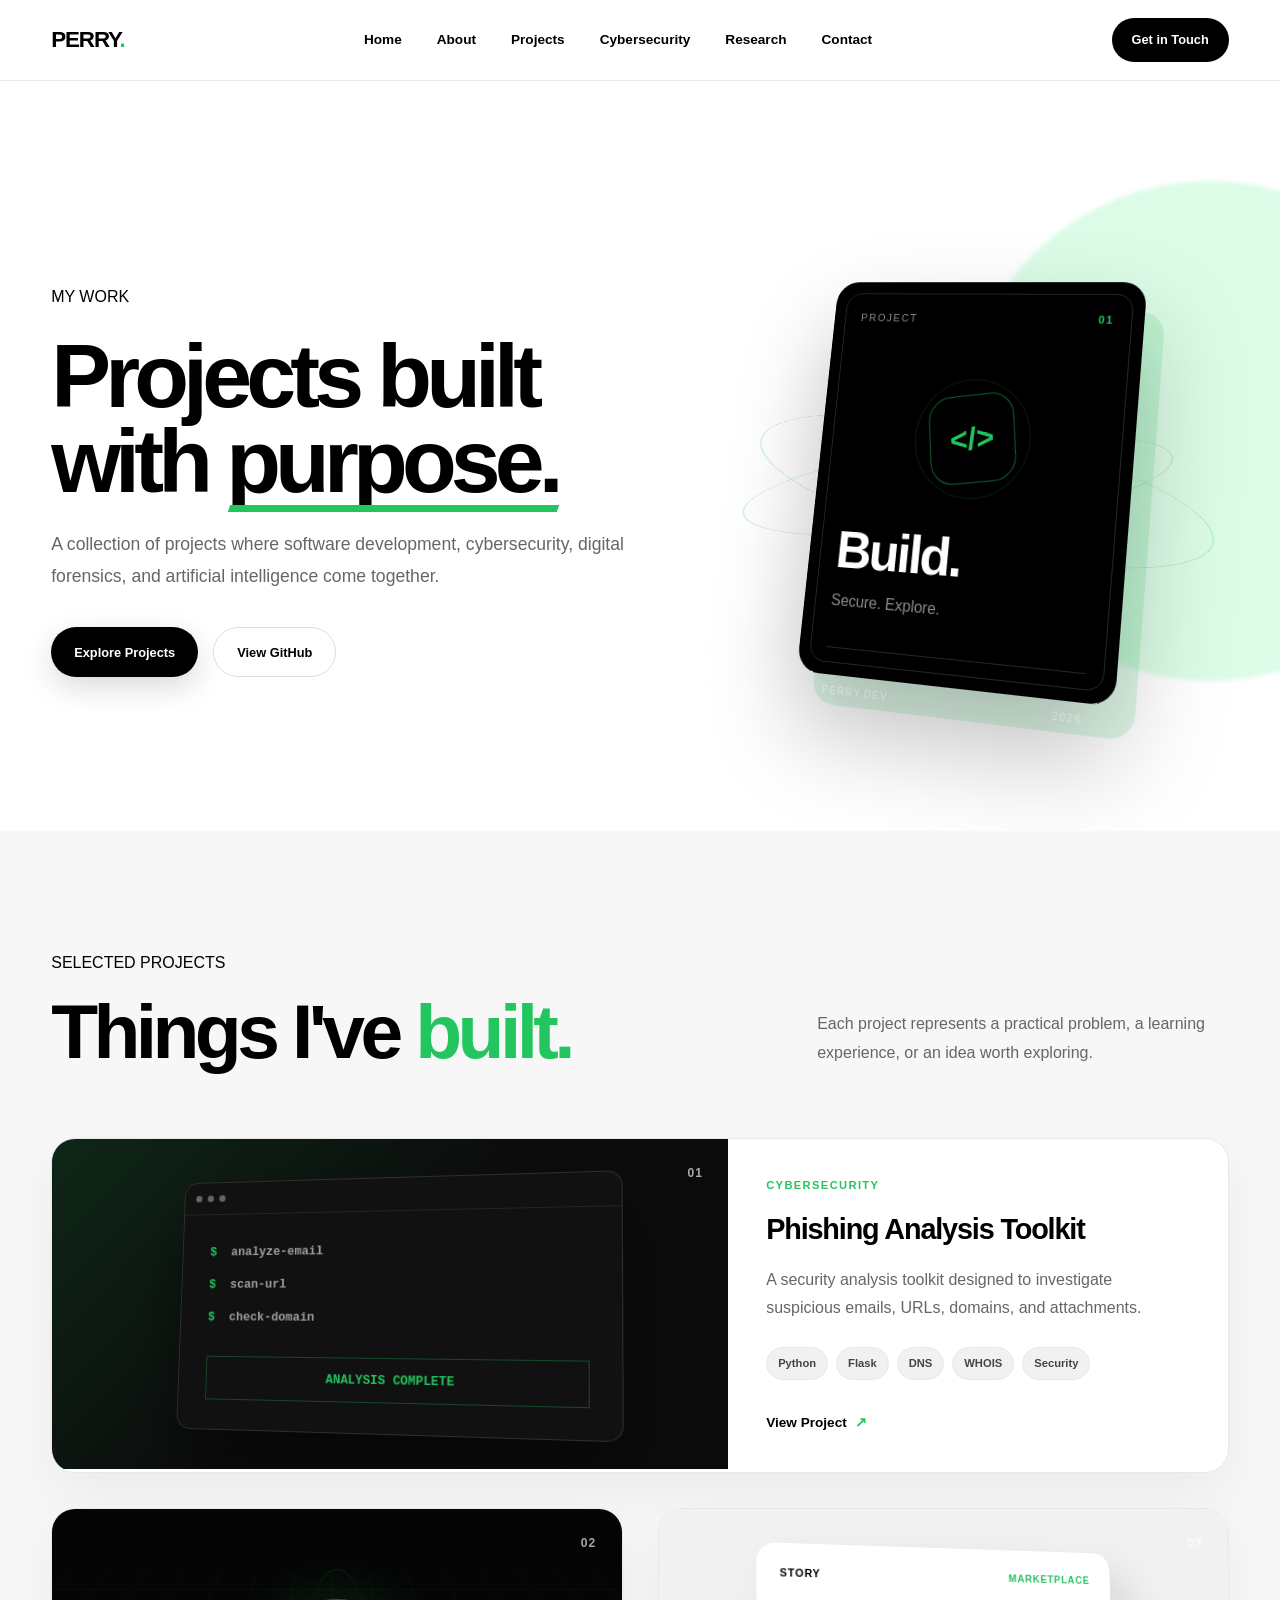
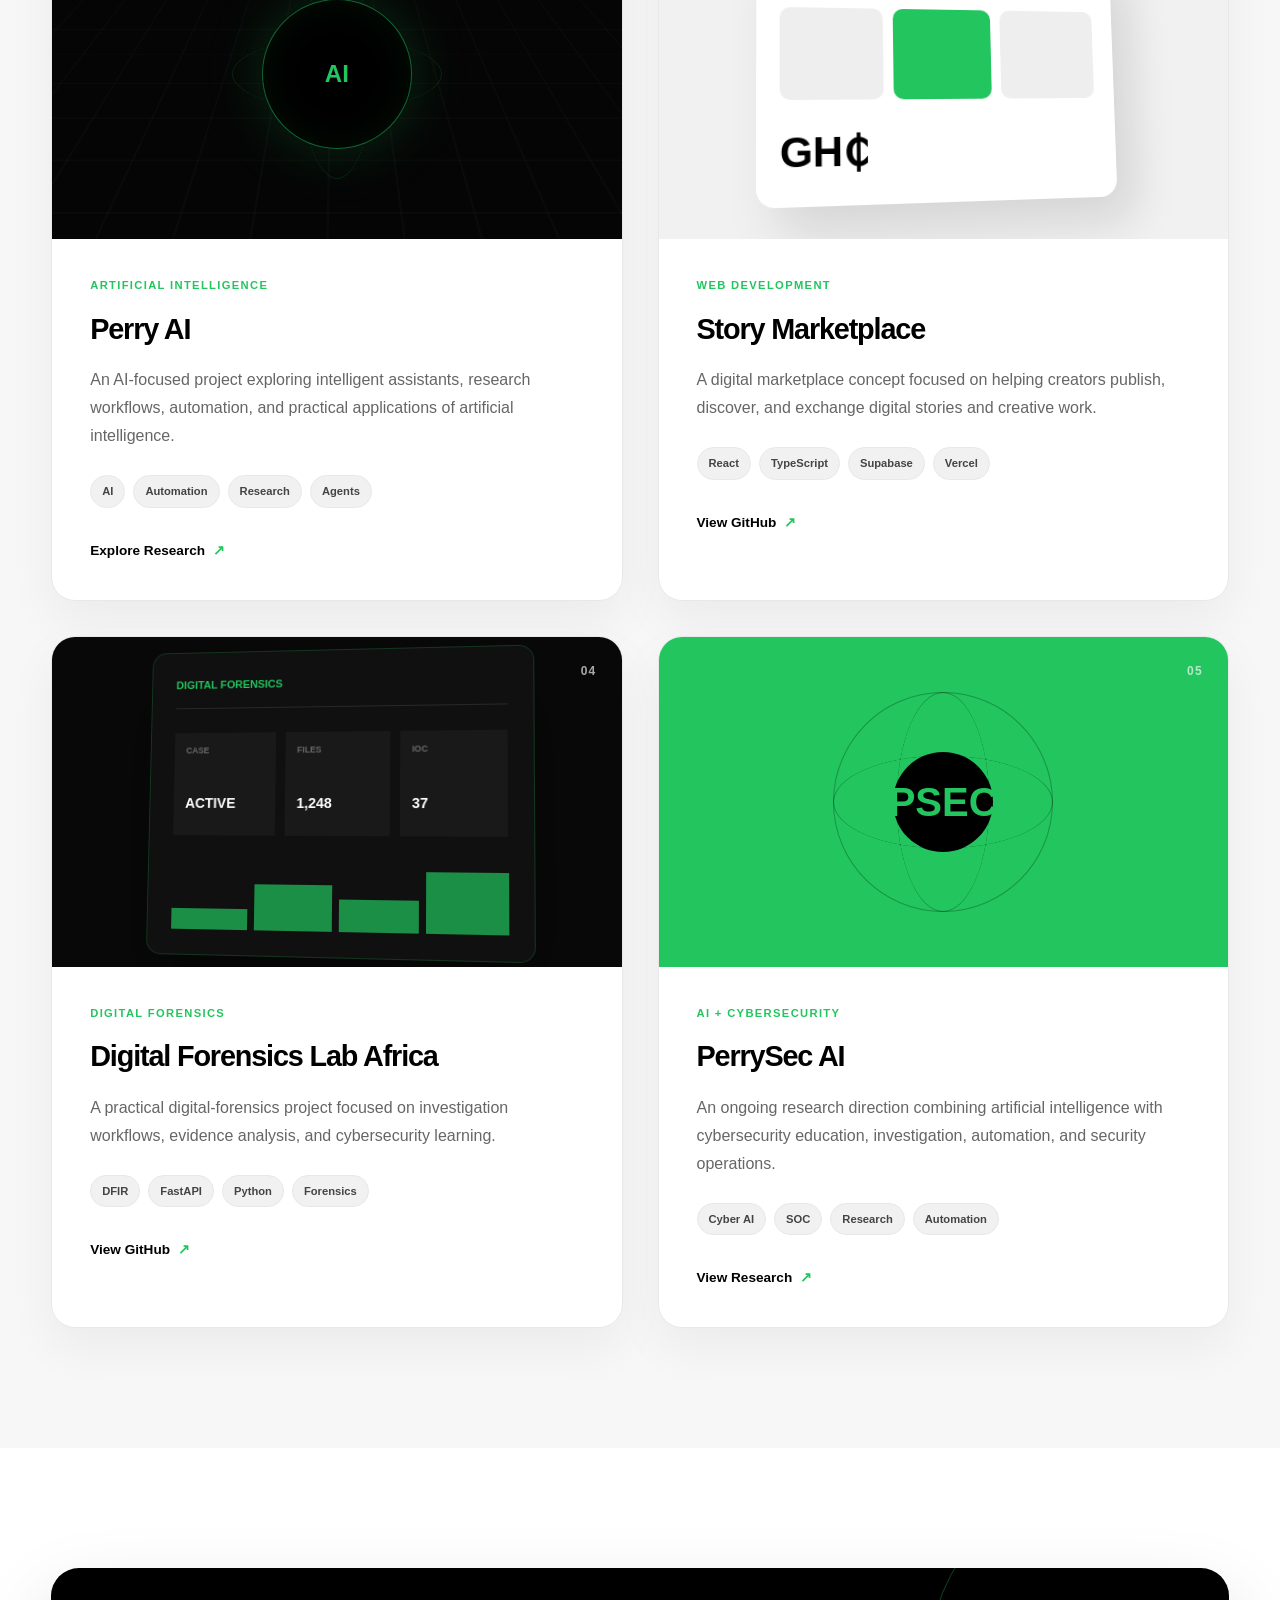
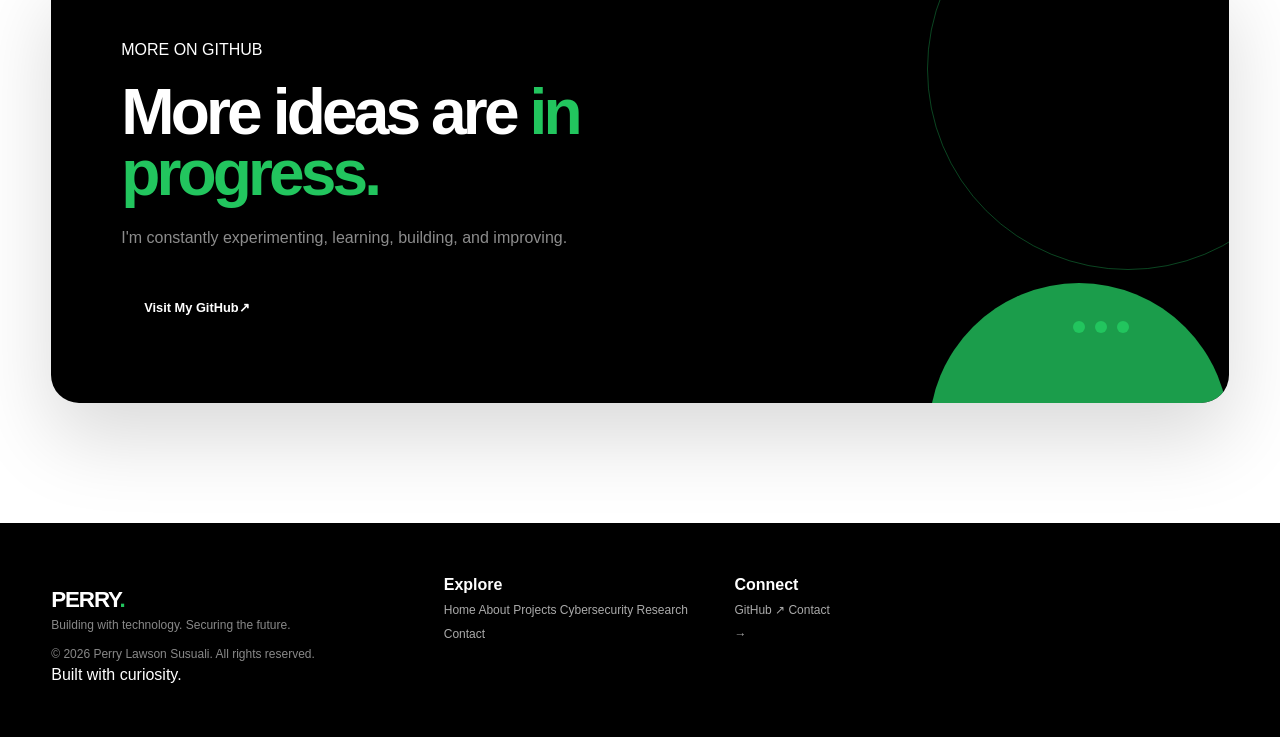
<file: pages/projects.html>
<!DOCTYPE html>
<html lang="en">

<head>

    <meta charset="UTF-8">

    <meta
        name="viewport"
        content="width=device-width, initial-scale=1.0"
    >

    <title>Projects | PerryHub</title>

    <meta
        name="description"
        content="Explore Perry's software development, cybersecurity, digital forensics, and artificial intelligence projects."
    >

    <link
        rel="icon"
        type="image/svg+xml"
        href="../public/favicon.svg"
    >

    <link
        rel="stylesheet"
        href="../css/style.css"
    >

</head>


<body class="projects-page">


    <!-- ==================================================
         NAVIGATION
    ================================================== -->

    <header class="navbar">

        <div class="container nav-container">


            <a
                href="../index.html"
                class="logo"
            >
                PERRY<span>.</span>
            </a>


            <button
                class="menu-toggle"
                id="menuToggle"
                type="button"
                aria-label="Open navigation"
                aria-expanded="false"
                aria-controls="navLinks"
            >
                ☰
            </button>


            <nav
                class="nav-links"
                id="navLinks"
                aria-label="Main navigation"
            >

                <a href="../index.html">
                    Home
                </a>

                <a href="about.html">
                    About
                </a>

                <a
                    href="projects.html"
                    class="active"
                >
                    Projects
                </a>

                <a href="cybersecurity.html">
                    Cybersecurity
                </a>

                <a href="research.html">
                    Research
                </a>

                <a href="contact.html">
                    Contact
                </a>

            </nav>


            <a
                href="contact.html"
                class="nav-button"
            >
                Get in Touch
            </a>


        </div>

    </header>



    <!-- ==================================================
         MAIN
    ================================================== -->

    <main>


        <!-- ==================================================
             PROJECT HERO
        ================================================== -->

        <section class="projects-hero">

            <div class="container projects-hero-grid">


                <div class="projects-hero-content">


                    <div class="section-label">

                        <span></span>

                        MY WORK

                    </div>


                    <h1>

                        Projects built with
                        <span>purpose.</span>

                    </h1>


                    <p>

                        A collection of projects where software
                        development, cybersecurity, digital forensics,
                        and artificial intelligence come together.

                    </p>


                    <div class="projects-hero-buttons">


                        <a
                            href="#projects"
                            class="btn btn-primary"
                        >
                            Explore Projects
                        </a>


                        <a
                            href="https://github.com/perrysusuali-png"
                            target="_blank"
                            rel="noopener noreferrer"
                            class="btn btn-secondary"
                        >
                            View GitHub
                        </a>


                    </div>


                </div>



                <!-- ==================================================
                     3D PROJECT VISUAL
                ================================================== -->

                <div class="projects-hero-visual">


                    <div class="project-orbit orbit-one"></div>

                    <div class="project-orbit orbit-two"></div>


                    <div class="project-3d-card">


                        <div class="project-card-top">

                            <span>
                                PROJECT
                            </span>

                            <strong>
                                01
                            </strong>

                        </div>


                        <div class="project-card-icon">
                            &lt;/&gt;
                        </div>


                        <h2>
                            Build.
                        </h2>


                        <p>
                            Secure. Explore.
                        </p>


                        <div class="project-card-line"></div>


                        <div class="project-card-footer">

                            <span>
                                PERRY.DEV
                            </span>

                            <span>
                                2026
                            </span>

                        </div>


                    </div>

                </div>

            </div>

        </section>



        <!-- ==================================================
             PROJECTS
        ================================================== -->

        <section
            class="projects-section"
            id="projects"
        >

            <div class="container">


                <div class="projects-heading">


                    <div>

                        <div class="section-label">

                            <span></span>

                            SELECTED PROJECTS

                        </div>


                        <h2>

                            Things I've
                            <span>built.</span>

                        </h2>

                    </div>


                    <p>

                        Each project represents a practical problem,
                        a learning experience, or an idea worth exploring.

                    </p>


                </div>



                <!-- ==================================================
                     PROJECT GRID
                ================================================== -->

                <div class="projects-grid">


                    <!-- ==================================================
                         PROJECT 01
                    ================================================== -->

                    <article
                        class="project-showcase project-featured"
                    >


                        <div
                            class="project-image project-image-phishing"
                        >

                            <div class="project-image-overlay"></div>


                            <div class="project-window">


                                <div class="window-bar">

                                    <span></span>
                                    <span></span>
                                    <span></span>

                                </div>


                                <div class="window-content">


                                    <div class="terminal-line">

                                        <span>$</span>
                                        analyze-email

                                    </div>


                                    <div class="terminal-line">

                                        <span>$</span>
                                        scan-url

                                    </div>


                                    <div class="terminal-line">

                                        <span>$</span>
                                        check-domain

                                    </div>


                                    <div class="terminal-result">

                                        ANALYSIS COMPLETE

                                    </div>


                                </div>

                            </div>


                            <span class="project-number">
                                01
                            </span>


                        </div>



                        <div class="project-info">


                            <div class="project-category">
                                CYBERSECURITY
                            </div>


                            <h3>
                                Phishing Analysis Toolkit
                            </h3>


                            <p>

                                A security analysis toolkit designed
                                to investigate suspicious emails, URLs,
                                domains, and attachments.

                            </p>


                            <div class="project-tags">

                                <span>Python</span>
                                <span>Flask</span>
                                <span>DNS</span>
                                <span>WHOIS</span>
                                <span>Security</span>

                            </div>


                            <div class="project-actions">


                                <a
                                    href="https://github.com/perrysusuali-png"
                                    target="_blank"
                                    rel="noopener noreferrer"
                                    class="project-link"
                                >

                                    View Project

                                    <span>
                                        ↗
                                    </span>

                                </a>


                            </div>


                        </div>


                    </article>



                    <!-- ==================================================
                         PROJECT 02
                    ================================================== -->

                    <article class="project-showcase">


                        <div
                            class="project-image project-image-ai"
                        >

                            <div class="ai-grid"></div>


                            <div class="ai-orb">

                                <span>
                                    AI
                                </span>

                            </div>


                            <div class="ai-pulse pulse-one"></div>

                            <div class="ai-pulse pulse-two"></div>


                            <span class="project-number">
                                02
                            </span>


                        </div>



                        <div class="project-info">


                            <div class="project-category">
                                ARTIFICIAL INTELLIGENCE
                            </div>


                            <h3>
                                Perry AI
                            </h3>


                            <p>

                                An AI-focused project exploring
                                intelligent assistants, research
                                workflows, automation, and practical
                                applications of artificial intelligence.

                            </p>


                            <div class="project-tags">

                                <span>AI</span>
                                <span>Automation</span>
                                <span>Research</span>
                                <span>Agents</span>

                            </div>


                            <div class="project-actions">


                                <a
                                    href="research.html"
                                    class="project-link"
                                >

                                    Explore Research

                                    <span>
                                        ↗
                                    </span>

                                </a>


                            </div>


                        </div>


                    </article>



                    <!-- ==================================================
                         PROJECT 03
                    ================================================== -->

                    <article class="project-showcase">


                        <div
                            class="project-image project-image-marketplace"
                        >


                            <div class="marketplace-ui">


                                <div class="marketplace-header">

                                    <span>
                                        STORY
                                    </span>

                                    <span>
                                        MARKETPLACE
                                    </span>

                                </div>


                                <div class="marketplace-cards">

                                    <div></div>
                                    <div></div>
                                    <div></div>

                                </div>


                                <div class="marketplace-price">
                                    GH₵
                                </div>


                            </div>


                            <span class="project-number">
                                03
                            </span>


                        </div>



                        <div class="project-info">


                            <div class="project-category">
                                WEB DEVELOPMENT
                            </div>


                            <h3>
                                Story Marketplace
                            </h3>


                            <p>

                                A digital marketplace concept focused
                                on helping creators publish, discover,
                                and exchange digital stories and
                                creative work.

                            </p>


                            <div class="project-tags">

                                <span>React</span>
                                <span>TypeScript</span>
                                <span>Supabase</span>
                                <span>Vercel</span>

                            </div>


                            <div class="project-actions">


                                <a
                                    href="https://github.com/perrysusuali-png"
                                    target="_blank"
                                    rel="noopener noreferrer"
                                    class="project-link"
                                >

                                    View GitHub

                                    <span>
                                        ↗
                                    </span>

                                </a>


                            </div>


                        </div>


                    </article>



                    <!-- ==================================================
                         PROJECT 04
                    ================================================== -->

                    <article class="project-showcase">


                        <div
                            class="project-image project-image-forensics"
                        >


                            <div class="forensics-screen">


                                <div class="forensics-top">
                                    DIGITAL FORENSICS
                                </div>


                                <div class="forensics-data">


                                    <div>

                                        <small>
                                            CASE
                                        </small>

                                        <strong>
                                            ACTIVE
                                        </strong>

                                    </div>


                                    <div>

                                        <small>
                                            FILES
                                        </small>

                                        <strong>
                                            1,248
                                        </strong>

                                    </div>


                                    <div>

                                        <small>
                                            IOC
                                        </small>

                                        <strong>
                                            37
                                        </strong>

                                    </div>


                                </div>


                                <div class="forensics-bars">

                                    <span></span>
                                    <span></span>
                                    <span></span>
                                    <span></span>

                                </div>


                            </div>


                            <span class="project-number">
                                04
                            </span>


                        </div>



                        <div class="project-info">


                            <div class="project-category">
                                DIGITAL FORENSICS
                            </div>


                            <h3>
                                Digital Forensics Lab Africa
                            </h3>


                            <p>

                                A practical digital-forensics project
                                focused on investigation workflows,
                                evidence analysis, and cybersecurity
                                learning.

                            </p>


                            <div class="project-tags">

                                <span>DFIR</span>
                                <span>FastAPI</span>
                                <span>Python</span>
                                <span>Forensics</span>

                            </div>


                            <div class="project-actions">


                                <a
                                    href="https://github.com/perrysusuali-png"
                                    target="_blank"
                                    rel="noopener noreferrer"
                                    class="project-link"
                                >

                                    View GitHub

                                    <span>
                                        ↗
                                    </span>

                                </a>


                            </div>


                        </div>


                    </article>



                    <!-- ==================================================
                         PROJECT 05
                    ================================================== -->

                    <article
                        class="project-showcase project-research"
                    >


                        <div
                            class="project-image project-image-research"
                        >


                            <div class="research-rings">

                                <span></span>
                                <span></span>
                                <span></span>

                            </div>


                            <div class="research-core">
                                PSEC
                            </div>


                            <span class="project-number">
                                05
                            </span>


                        </div>



                        <div class="project-info">


                            <div class="project-category">
                                AI + CYBERSECURITY
                            </div>


                            <h3>
                                PerrySec AI
                            </h3>


                            <p>

                                An ongoing research direction combining
                                artificial intelligence with
                                cybersecurity education, investigation,
                                automation, and security operations.

                            </p>


                            <div class="project-tags">

                                <span>Cyber AI</span>
                                <span>SOC</span>
                                <span>Research</span>
                                <span>Automation</span>

                            </div>


                            <div class="project-actions">


                                <a
                                    href="research.html"
                                    class="project-link"
                                >

                                    View Research

                                    <span>
                                        ↗
                                    </span>


                                </a>


                            </div>


                        </div>


                    </article>


                </div>

            </div>

        </section>



        <!-- ==================================================
             GITHUB CTA
        ================================================== -->

        <section class="projects-cta">

            <div class="container">


                <div class="projects-cta-inner">


                    <div class="cta-decoration">

                        <span></span>
                        <span></span>
                        <span></span>

                    </div>


                    <div class="projects-cta-content">


                        <div class="section-label">

                            <span></span>

                            MORE ON GITHUB

                        </div>


                        <h2>

                            More ideas are
                            <span>in progress.</span>

                        </h2>


                        <p>

                            I'm constantly experimenting,
                            learning, building, and improving.

                        </p>


                        <a
                            href="https://github.com/perrysusuali-png"
                            target="_blank"
                            rel="noopener noreferrer"
                            class="btn btn-primary"
                        >

                            Visit My GitHub

                            <span>
                                ↗
                            </span>


                        </a>


                    </div>


                </div>

            </div>

        </section>


    </main>



    <!-- ==================================================
         FOOTER
    ================================================== -->

    <footer class="footer">


        <div class="container footer-content">


            <!-- BRAND -->

            <div class="footer-brand">

                <a
                    href="../index.html"
                    class="logo"
                >
                    PERRY<span>.</span>
                </a>

                <p>
                    Building with technology.
                    Securing the future.
                </p>

            </div>



            <!-- LINKS -->

            <nav
                class="footer-links"
                aria-label="Footer navigation"
            >


                <!-- EXPLORE -->

                <div class="footer-column">

                    <h4>
                        Explore
                    </h4>

                    <a href="../index.html">
                        Home
                    </a>

                    <a href="about.html">
                        About
                    </a>

                    <a
                        href="projects.html"
                        class="active"
                    >
                        Projects
                    </a>

                    <a href="cybersecurity.html">
                        Cybersecurity
                    </a>

                    <a href="research.html">
                        Research
                    </a>

                    <a href="contact.html">
                        Contact
                    </a>

                </div>



                <!-- CONNECT -->

                <div class="footer-column">

                    <h4>
                        Connect
                    </h4>

                    <a
                        href="https://github.com/perrysusuali-png"
                        target="_blank"
                        rel="noopener noreferrer"
                    >
                        GitHub ↗
                    </a>

                    <a href="contact.html">
                        Contact →
                    </a>

                </div>


            </nav>


        </div>



        <!-- ==================================================
             FOOTER BOTTOM
        ================================================== -->

        <div class="container">

            <div class="footer-bottom">

                <p>

                    ©

                    <span id="year"></span>

                    Perry Lawson Susuali.

                    All rights reserved.

                </p>


                <span>
                    Built with curiosity.
                </span>

            </div>

        </div>

    </footer>



    <!-- ==================================================
         JAVASCRIPT
    ================================================== -->

    <script src="../js/script.js"></script>


</body>

</html>
</file>
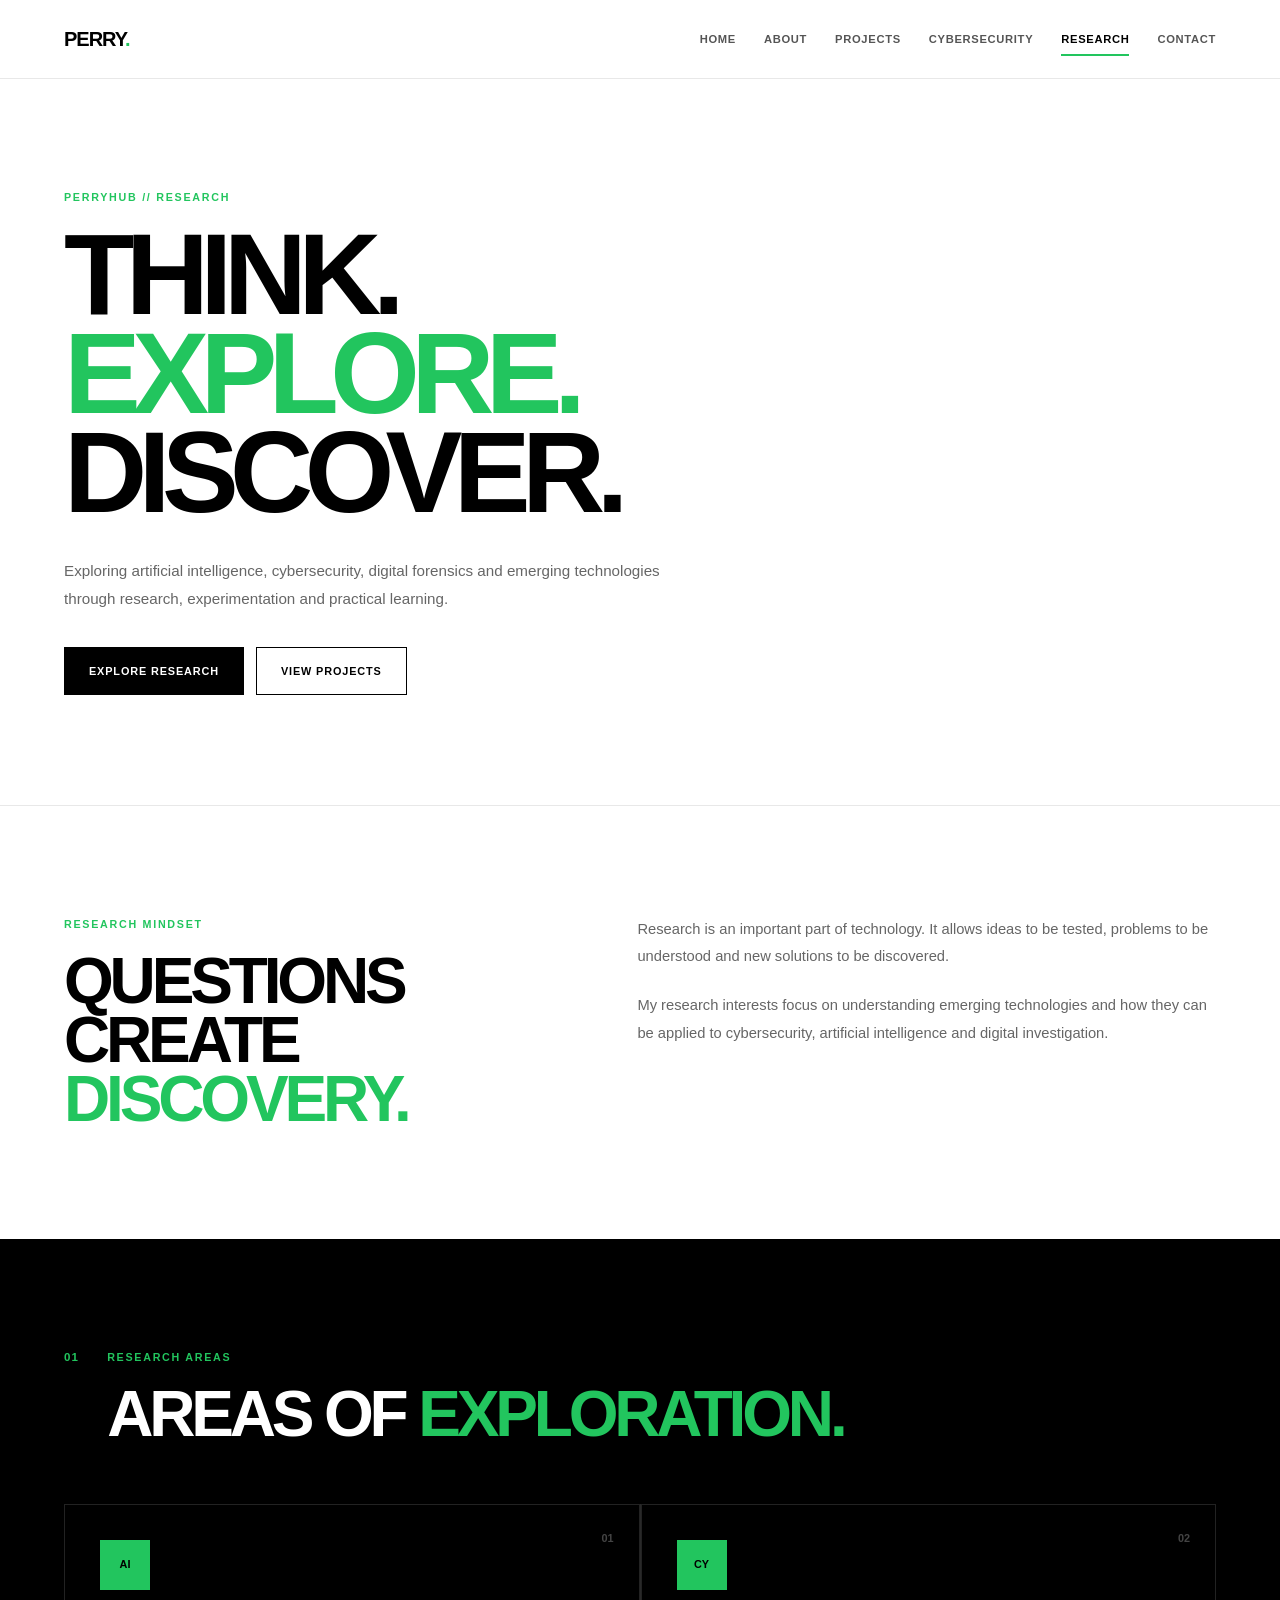
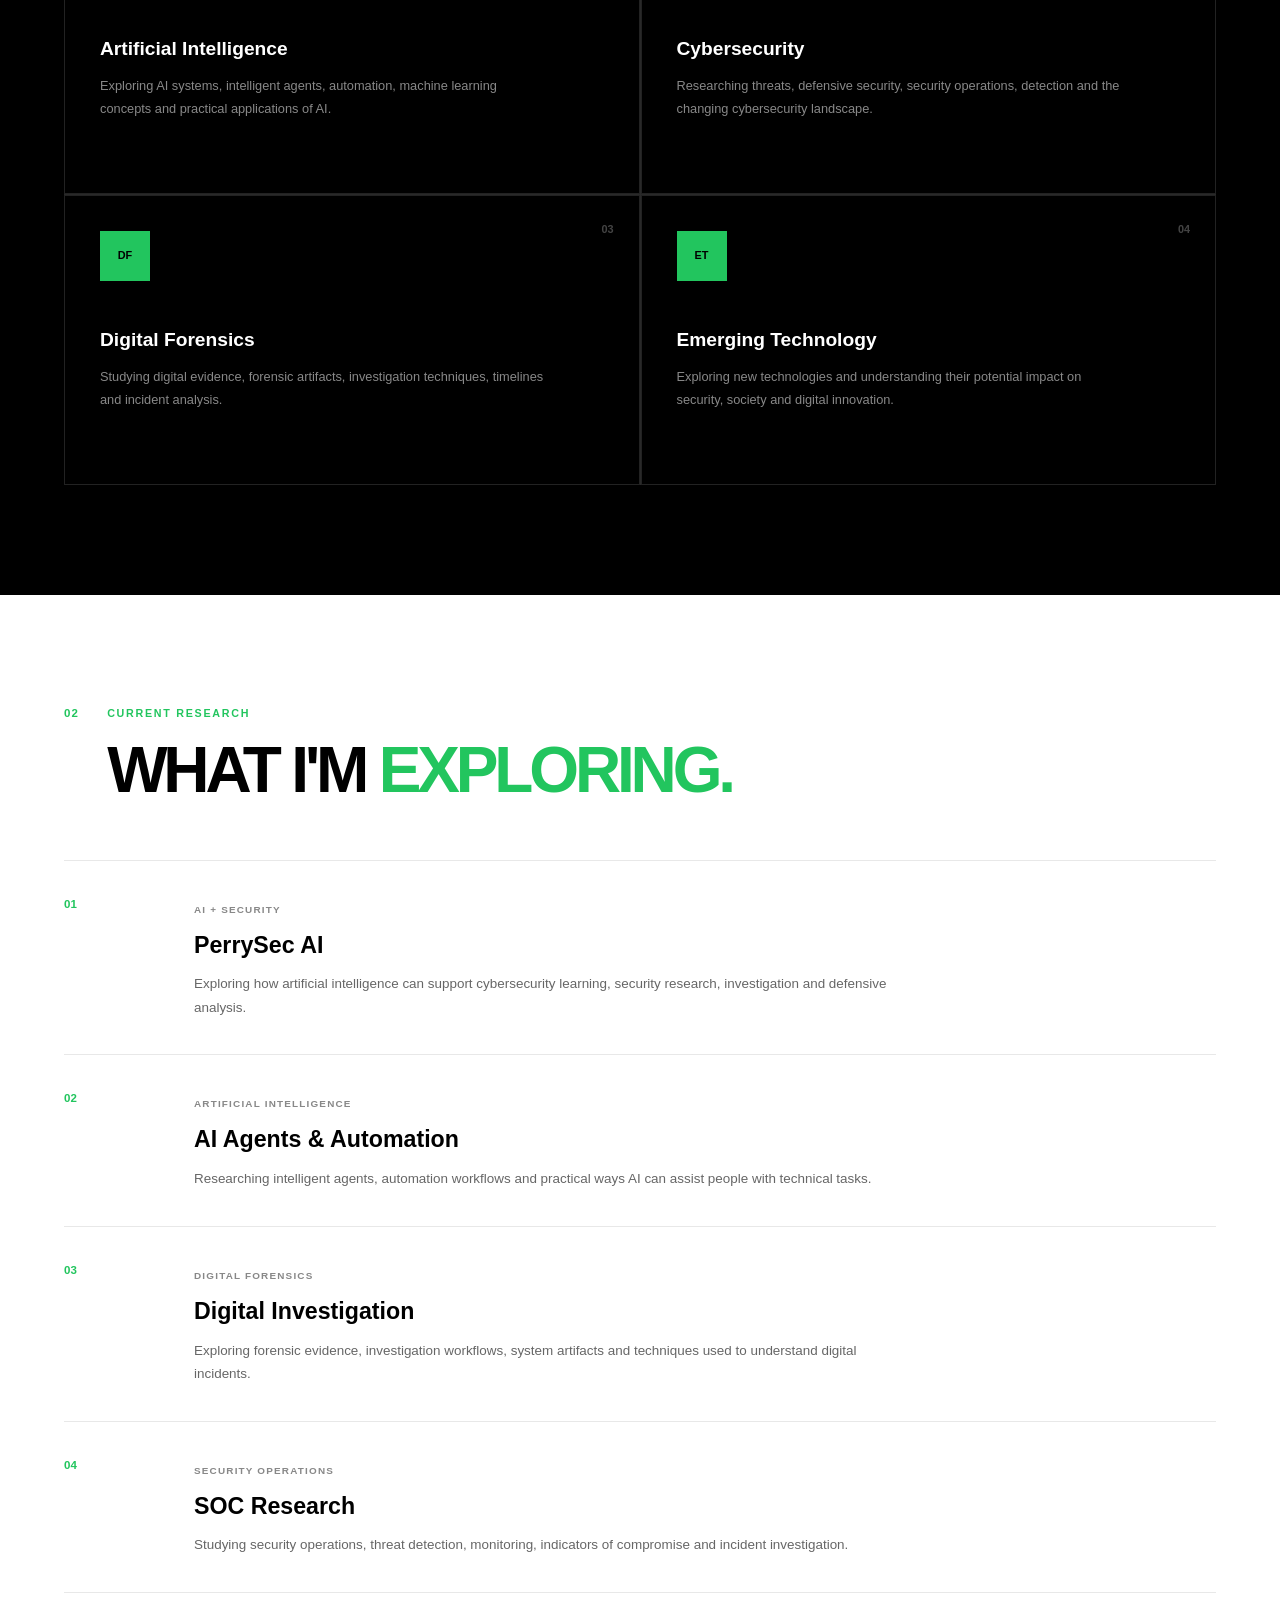
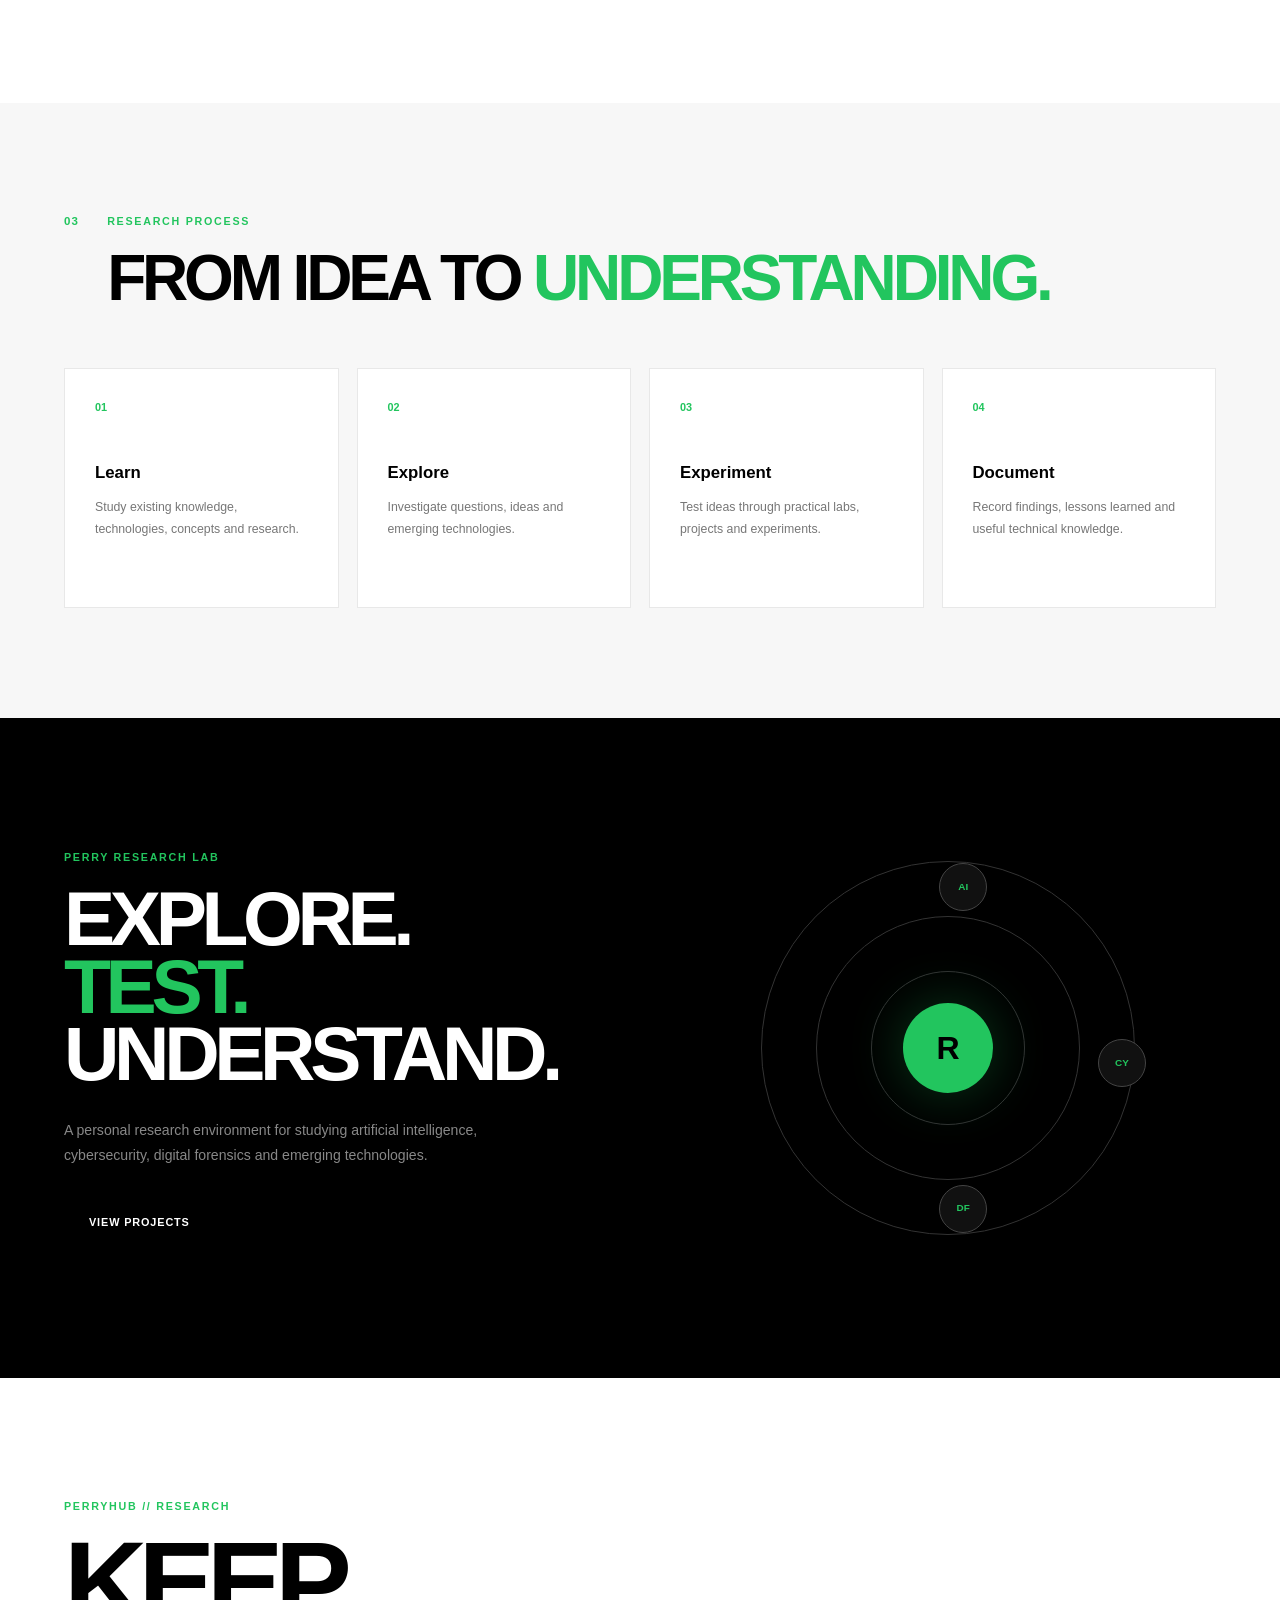
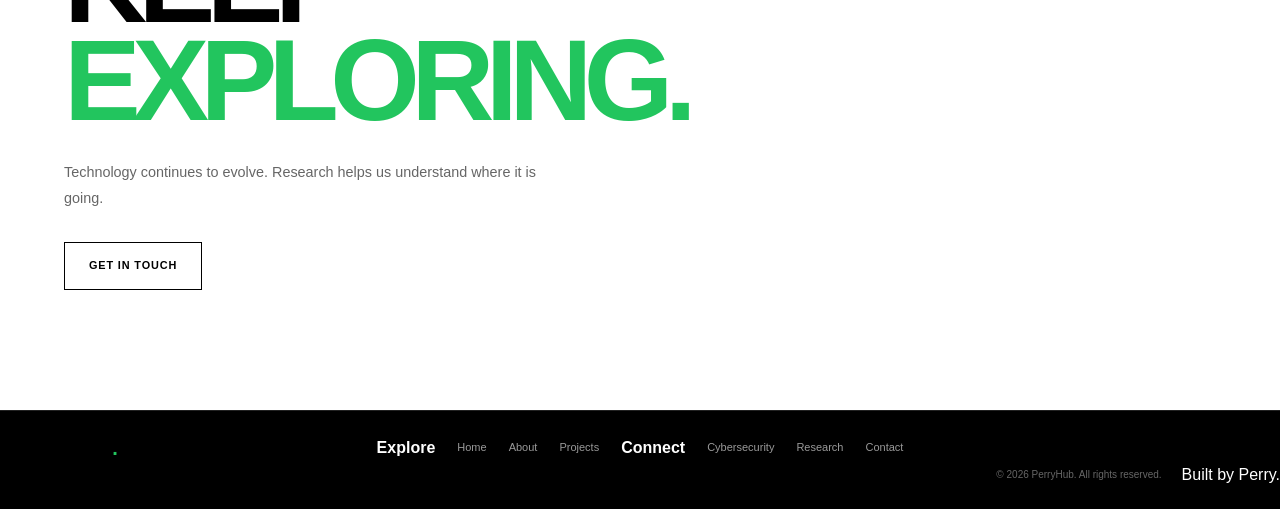
<file: pages/research.html>
<!DOCTYPE html>
<html lang="en">

<head>

    <meta charset="UTF-8">

    <meta
        name="viewport"
        content="width=device-width, initial-scale=1.0"
    >

    <meta
        name="description"
        content="Explore PerryHub research into artificial intelligence, cybersecurity, digital forensics and emerging technologies."
    >

    <title>Research | PerryHub</title>


    <!-- ========================================
         FAVICON
    ========================================= -->

    <link
        rel="icon"
        type="image/svg+xml"
        href="../public/favicon.svg"
    >


    <!-- ========================================
         RESEARCH PAGE CSS
    ========================================= -->

    <link
        rel="stylesheet"
        href="../css/research.css"
    >

</head>


<body class="research-page">


    <!-- ========================================
         NAVIGATION
    ========================================= -->

    <header class="research-nav">

        <div class="research-container research-nav-inner">


            <a
                href="../index.html"
                class="research-logo"
            >
                PERRY<span>.</span>
            </a>


            <nav
                class="research-navigation"
                aria-label="Main navigation"
            >

                <a href="../index.html">
                    Home
                </a>


                <a href="about.html">
                    About
                </a>


                <a href="projects.html">
                    Projects
                </a>


                <a href="cybersecurity.html">
                    Cybersecurity
                </a>


                <a
                    href="research.html"
                    class="research-active"
                    aria-current="page"
                >
                    Research
                </a>


                <a href="contact.html">
                    Contact
                </a>

            </nav>

        </div>

    </header>



    <!-- ========================================
         MAIN CONTENT
    ========================================= -->

    <main>


        <!-- ========================================
             HERO
        ========================================= -->

        <section class="research-hero">

            <div class="research-container">

                <div class="research-hero-content">


                    <div class="research-label">
                        PERRYHUB // RESEARCH
                    </div>


                    <h1>

                        THINK.<br>

                        <span>
                            EXPLORE.
                        </span><br>

                        DISCOVER.

                    </h1>


                    <p>

                        Exploring artificial intelligence, cybersecurity,
                        digital forensics and emerging technologies through
                        research, experimentation and practical learning.

                    </p>


                    <div class="research-actions">


                        <a
                            href="#research-areas"
                            class="research-btn research-btn-primary"
                        >
                            EXPLORE RESEARCH
                        </a>


                        <a
                            href="projects.html"
                            class="research-btn research-btn-outline"
                        >
                            VIEW PROJECTS
                        </a>


                    </div>


                </div>

            </div>

        </section>



        <!-- ========================================
             RESEARCH MINDSET
        ========================================= -->

        <section class="research-section">

            <div class="research-container">

                <div class="research-intro-grid">


                    <div>

                        <div class="research-label">
                            RESEARCH MINDSET
                        </div>


                        <h2>

                            QUESTIONS<br>

                            CREATE
                            <span>
                                DISCOVERY.
                            </span>

                        </h2>

                    </div>


                    <div class="research-intro-text">


                        <p>

                            Research is an important part of technology.
                            It allows ideas to be tested, problems to be
                            understood and new solutions to be discovered.

                        </p>


                        <p>

                            My research interests focus on understanding
                            emerging technologies and how they can be applied
                            to cybersecurity, artificial intelligence and
                            digital investigation.

                        </p>


                    </div>

                </div>

            </div>

        </section>



        <!-- ========================================
             RESEARCH AREAS
        ========================================= -->

        <section
            class="research-section research-dark-section"
            id="research-areas"
        >

            <div class="research-container">


                <div class="research-heading">


                    <div class="research-number">
                        01
                    </div>


                    <div>

                        <div class="research-label">
                            RESEARCH AREAS
                        </div>


                        <h2>

                            AREAS OF
                            <span>
                                EXPLORATION.
                            </span>

                        </h2>

                    </div>


                </div>



                <div class="research-area-grid">


                    <!-- ARTIFICIAL INTELLIGENCE -->

                    <article class="research-area-card">

                        <span class="research-card-number">
                            01
                        </span>


                        <div class="research-card-icon">
                            AI
                        </div>


                        <h3>
                            Artificial Intelligence
                        </h3>


                        <p>

                            Exploring AI systems, intelligent agents,
                            automation, machine learning concepts and
                            practical applications of AI.

                        </p>

                    </article>



                    <!-- CYBERSECURITY -->

                    <article class="research-area-card">

                        <span class="research-card-number">
                            02
                        </span>


                        <div class="research-card-icon">
                            CY
                        </div>


                        <h3>
                            Cybersecurity
                        </h3>


                        <p>

                            Researching threats, defensive security,
                            security operations, detection and the
                            changing cybersecurity landscape.

                        </p>

                    </article>



                    <!-- DIGITAL FORENSICS -->

                    <article class="research-area-card">

                        <span class="research-card-number">
                            03
                        </span>


                        <div class="research-card-icon">
                            DF
                        </div>


                        <h3>
                            Digital Forensics
                        </h3>


                        <p>

                            Studying digital evidence, forensic artifacts,
                            investigation techniques, timelines and
                            incident analysis.

                        </p>

                    </article>



                    <!-- EMERGING TECHNOLOGY -->

                    <article class="research-area-card">

                        <span class="research-card-number">
                            04
                        </span>


                        <div class="research-card-icon">
                            ET
                        </div>


                        <h3>
                            Emerging Technology
                        </h3>


                        <p>

                            Exploring new technologies and understanding
                            their potential impact on security, society
                            and digital innovation.

                        </p>

                    </article>


                </div>

            </div>

        </section>



        <!-- ========================================
             CURRENT RESEARCH
        ========================================= -->

        <section class="research-section">

            <div class="research-container">


                <div class="research-heading">


                    <div class="research-number">
                        02
                    </div>


                    <div>

                        <div class="research-label">
                            CURRENT RESEARCH
                        </div>


                        <h2>

                            WHAT I'M
                            <span>
                                EXPLORING.
                            </span>

                        </h2>

                    </div>


                </div>



                <div class="research-project-list">


                    <!-- PERRYSEC AI -->

                    <article class="research-project">

                        <div class="research-project-number">
                            01
                        </div>


                        <div class="research-project-content">

                            <span>
                                AI + SECURITY
                            </span>


                            <h3>
                                PerrySec AI
                            </h3>


                            <p>

                                Exploring how artificial intelligence can
                                support cybersecurity learning, security
                                research, investigation and defensive
                                analysis.

                            </p>

                        </div>

                    </article>



                    <!-- AI AGENTS -->

                    <article class="research-project">

                        <div class="research-project-number">
                            02
                        </div>


                        <div class="research-project-content">

                            <span>
                                ARTIFICIAL INTELLIGENCE
                            </span>


                            <h3>
                                AI Agents &amp; Automation
                            </h3>


                            <p>

                                Researching intelligent agents, automation
                                workflows and practical ways AI can assist
                                people with technical tasks.

                            </p>

                        </div>

                    </article>



                    <!-- DIGITAL INVESTIGATION -->

                    <article class="research-project">

                        <div class="research-project-number">
                            03
                        </div>


                        <div class="research-project-content">

                            <span>
                                DIGITAL FORENSICS
                            </span>


                            <h3>
                                Digital Investigation
                            </h3>


                            <p>

                                Exploring forensic evidence, investigation
                                workflows, system artifacts and techniques
                                used to understand digital incidents.

                            </p>

                        </div>

                    </article>



                    <!-- SOC RESEARCH -->

                    <article class="research-project">

                        <div class="research-project-number">
                            04
                        </div>


                        <div class="research-project-content">

                            <span>
                                SECURITY OPERATIONS
                            </span>


                            <h3>
                                SOC Research
                            </h3>


                            <p>

                                Studying security operations, threat
                                detection, monitoring, indicators of
                                compromise and incident investigation.

                            </p>

                        </div>

                    </article>


                </div>

            </div>

        </section>



        <!-- ========================================
             RESEARCH PROCESS
        ========================================= -->

        <section class="research-section research-light-section">

            <div class="research-container">


                <div class="research-heading">


                    <div class="research-number">
                        03
                    </div>


                    <div>

                        <div class="research-label">
                            RESEARCH PROCESS
                        </div>


                        <h2>

                            FROM IDEA TO
                            <span>
                                UNDERSTANDING.
                            </span>

                        </h2>

                    </div>


                </div>



                <div class="research-process">


                    <div class="research-process-item">

                        <span>
                            01
                        </span>


                        <h3>
                            Learn
                        </h3>


                        <p>

                            Study existing knowledge, technologies,
                            concepts and research.

                        </p>

                    </div>



                    <div class="research-process-item">

                        <span>
                            02
                        </span>


                        <h3>
                            Explore
                        </h3>


                        <p>

                            Investigate questions, ideas and emerging
                            technologies.

                        </p>

                    </div>



                    <div class="research-process-item">

                        <span>
                            03
                        </span>


                        <h3>
                            Experiment
                        </h3>


                        <p>

                            Test ideas through practical labs,
                            projects and experiments.

                        </p>

                    </div>



                    <div class="research-process-item">

                        <span>
                            04
                        </span>


                        <h3>
                            Document
                        </h3>


                        <p>

                            Record findings, lessons learned and
                            useful technical knowledge.

                        </p>

                    </div>


                </div>

            </div>

        </section>



        <!-- ========================================
             RESEARCH LAB
        ========================================= -->

        <section class="research-lab">

            <div class="research-container">

                <div class="research-lab-grid">


                    <div class="research-lab-content">


                        <div class="research-label">
                            PERRY RESEARCH LAB
                        </div>


                        <h2>

                            EXPLORE.<br>

                            <span>
                                TEST.
                            </span><br>

                            UNDERSTAND.

                        </h2>


                        <p>

                            A personal research environment for studying
                            artificial intelligence, cybersecurity,
                            digital forensics and emerging technologies.

                        </p>


                        <a
                            href="projects.html"
                            class="research-btn research-btn-primary"
                        >
                            VIEW PROJECTS
                        </a>


                    </div>



                    <!-- RESEARCH VISUAL -->

                    <div class="research-lab-visual">


                        <div class="research-orbit orbit-one"></div>

                        <div class="research-orbit orbit-two"></div>

                        <div class="research-orbit orbit-three"></div>


                        <div class="research-core">
                            R
                        </div>


                        <div class="research-node node-one">
                            AI
                        </div>


                        <div class="research-node node-two">
                            CY
                        </div>


                        <div class="research-node node-three">
                            DF
                        </div>


                    </div>

                </div>

            </div>

        </section>



        <!-- ========================================
             FINAL CTA
        ========================================= -->

        <section class="research-final">

            <div class="research-container">


                <div class="research-final-content">


                    <div class="research-label">
                        PERRYHUB // RESEARCH
                    </div>


                    <h2>

                        KEEP<br>

                        <span>
                            EXPLORING.
                        </span>

                    </h2>


                    <p>

                        Technology continues to evolve.
                        Research helps us understand where it is going.

                    </p>


                    <a
                        href="contact.html"
                        class="research-btn research-btn-outline"
                    >
                        GET IN TOUCH
                    </a>


                </div>

            </div>

        </section>


    </main>



    <!-- ========================================
         FOOTER
    ========================================= -->

    <footer class="research-footer">


        <div class="research-container research-footer-content">


            <div class="research-footer-brand">

                <a
                    href="../index.html"
                    class="research-logo"
                >
                    PERRY<span>.</span>
                </a>


                <p>

                    Technology, cybersecurity, artificial intelligence
                    and digital innovation.

                </p>

            </div>



            <nav
                class="research-footer-links"
                aria-label="Footer navigation"
            >


                <div class="research-footer-column">

                    <h4>
                        Explore
                    </h4>


                    <a href="../index.html">
                        Home
                    </a>


                    <a href="about.html">
                        About
                    </a>


                    <a href="projects.html">
                        Projects
                    </a>

                </div>



                <div class="research-footer-column">

                    <h4>
                        Connect
                    </h4>


                    <a href="cybersecurity.html">
                        Cybersecurity
                    </a>


                    <a
                        href="research.html"
                        aria-current="page"
                    >
                        Research
                    </a>


                    <a href="contact.html">
                        Contact
                    </a>

                </div>


            </nav>


        </div>



        <div class="research-container research-footer-bottom">


            <p>
                © 2026 PerryHub. All rights reserved.
            </p>


            <span>
                Built by Perry.
            </span>


        </div>

    </footer>
<script src="../js/script.js"></script>

</body>

</html>
</file>
<file: css/style.css>
:root {
    --green: #22c55e;
    --green-soft: #dcfce7;

    --black: #000000;
    --text: #111111;
    --gray: #666666;
    --light: #f7f7f7;
    --white: #ffffff;

    --border: #e8e8e8;
    --shadow: 0 30px 80px rgba(0, 0, 0, 0.12);

    --container: 1200px;
}


/* ================= RESET ================= */

* {
    margin: 0;
    padding: 0;
    box-sizing: border-box;
}

html {
    scroll-behavior: smooth;
}

body {
    background: white;
    color: var(--black);

    font-family:
        Inter,
        Arial,
        Helvetica,
        sans-serif;

    line-height: 1.5;
}

a {
    color: inherit;
    text-decoration: none;
}

img {
    max-width: 100%;
    display: block;
}

button {
    font: inherit;
}

.container {
    width: min(92%, var(--container));
    margin: auto;
}


/* ================= NAVBAR ================= */

.navbar {
    position: sticky;
    top: 0;
    z-index: 1000;

    background: rgba(255, 255, 255, 0.92);
    backdrop-filter: blur(20px);

    border-bottom: 1px solid var(--border);
}

.nav-container {
    height: 80px;

    display: flex;
    align-items: center;
    justify-content: space-between;
}

.logo {
    font-size: 1.4rem;
    font-weight: 900;
    letter-spacing: -0.05em;
}

.logo span {
    color: var(--green);
}

.nav-links {
    display: flex;
    gap: 35px;
}

.nav-links a {
    color: #000;
    font-size: 0.85rem;
    font-weight: 700;

    transition: 0.25s;
}

.nav-links a:hover {
    color: var(--green);
}

.nav-button {
    padding: 12px 20px;

    background: black;
    color: white;

    border-radius: 100px;

    font-size: 0.8rem;
    font-weight: 800;

    transition: 0.25s;
}

.nav-button:hover {
    background: var(--green);
    color: black;
}

.menu-toggle {
    display: none;

    border: none;
    background: transparent;

    font-size: 1.7rem;
}


/* ================= HERO ================= */

.hero {
    min-height: 850px;

    padding: 110px 0;

    position: relative;

    overflow: hidden;
}

.hero-grid {
    display: grid;
    grid-template-columns: 1fr 1fr;

    align-items: center;

    gap: 80px;
}


/* LEFT SIDE */

.hero-content {
    position: relative;
    z-index: 3;
}

.status-badge {
    display: inline-flex;
    align-items: center;
    gap: 8px;

    padding: 7px 13px;

    border: 1px solid #ddd;

    border-radius: 100px;

    font-size: 0.72rem;
    font-weight: 800;

    margin-bottom: 25px;
}

.status-dot {
    width: 7px;
    height: 7px;

    background: var(--green);

    border-radius: 50%;
}

.eyebrow {
    color: black;

    font-size: 0.72rem;
    font-weight: 900;

    letter-spacing: 0.18em;

    margin-bottom: 18px;
}

.hero h1 {
    max-width: 750px;

    font-size: clamp(4rem, 7vw, 7rem);

    line-height: 0.88;

    letter-spacing: -0.075em;

    font-weight: 900;
}

.hero h1 span {
    color: black;
}

.hero-description {
    max-width: 540px;

    margin-top: 30px;

    color: #555;

    font-size: 1rem;
}

.hero-buttons {
    display: flex;
    gap: 12px;

    margin-top: 32px;
}

.btn {
    min-height: 50px;

    padding: 0 23px;

    display: inline-flex;
    align-items: center;
    justify-content: center;

    border-radius: 100px;

    font-size: 0.8rem;
    font-weight: 900;

    transition: 0.3s;
}

.btn-primary {
    background: black;
    color: white;

    box-shadow: 0 10px 30px rgba(0,0,0,0.15);
}

.btn-primary:hover {
    transform: translateY(-4px);

    background: var(--green);
    color: black;
}

.btn-secondary {
    background: white;

    color: black;

    border: 1px solid #ddd;
}

.btn-secondary:hover {
    border-color: black;

    transform: translateY(-4px);
}

.hero-tech {
    display: flex;
    gap: 8px;
    flex-wrap: wrap;

    margin-top: 30px;
}

.hero-tech span {
    padding: 6px 10px;

    border: 1px solid #ddd;

    border-radius: 5px;

    color: #444;

    font-size: 0.65rem;
    font-weight: 800;
}


/* ================= 3D HERO OBJECT ================= */

.hero-visual {
    position: relative;

    height: 600px;

    perspective: 1200px;
}


/* GREEN DIVIDED AREA */

.hero-visual::before {
    content: "";

    position: absolute;

    width: 75%;
    height: 90%;

    right: 0;
    top: 5%;

    background: var(--green);

    border-radius: 40px 0 0 40px;

    transform:
        rotateY(-12deg)
        rotateX(5deg);

    box-shadow:
        -30px 40px 80px rgba(0,0,0,0.12);

    z-index: 0;
}


/* 3D IMAGE */

.hero-image-card {
    position: absolute;

    width: 390px;
    height: 500px;

    top: 50px;
    right: 80px;

    background: white;

    border: 1px solid #ddd;

    border-radius: 25px;

    overflow: hidden;

    transform:
        rotateY(-15deg)
        rotateX(5deg)
        rotateZ(2deg);

    transform-style: preserve-3d;

    box-shadow:
        40px 50px 80px rgba(0,0,0,0.25);

    z-index: 2;

    transition: 0.6s;
}

.hero-image-card:hover {
    transform:
        rotateY(-5deg)
        rotateX(2deg)
        rotateZ(0deg)
        translateY(-10px);
}


/* GREEN LIGHT */

.image-glow {
    position: absolute;

    width: 200px;
    height: 200px;

    background: var(--green);

    border-radius: 50%;

    filter: blur(60px);

    opacity: 0.25;
}


/* PROFILE */

.profile-placeholder {
    position: absolute;

    inset: 0;

    display: flex;

    flex-direction: column;

    align-items: center;
    justify-content: center;

    background:
        linear-gradient(
            145deg,
            #ffffff,
            #eeeeee
        );
}

.profile-initials {
    width: 150px;
    height: 150px;

    display: grid;
    place-items: center;

    border-radius: 50%;

    background: black;

    color: white;

    font-size: 3rem;

    font-weight: 900;

    box-shadow:
        20px 30px 50px rgba(0,0,0,0.25);
}

.profile-placeholder p {
    margin-top: 15px;

    color: #555;

    font-size: 0.75rem;
}

.profile-image {
    position: absolute;

    inset: 0;

    width: 100%;
    height: 100%;

    object-fit: cover;

    display: none;
}


/* FLOATING 3D CARDS */

.floating-card {
    position: absolute;

    display: flex;

    align-items: center;

    gap: 12px;

    padding: 15px 18px;

    background: white;

    border: 1px solid #ddd;

    border-radius: 14px;

    box-shadow:
        20px 25px 50px rgba(0,0,0,0.18);

    z-index: 5;

    transform-style: preserve-3d;

    animation: float 4s ease-in-out infinite;
}

.floating-card strong {
    display: block;

    font-size: 0.75rem;
}

.floating-card small {
    display: block;

    color: #666;

    font-size: 0.65rem;
}

.floating-icon {
    width: 35px;
    height: 35px;

    display: grid;
    place-items: center;

    background: var(--green);

    border-radius: 9px;
}

.card-one {
    left: 0;
    top: 120px;
}

.card-two {
    right: 0;
    bottom: 80px;

    animation-delay: 1s;
}


@keyframes float {

    0%,
    100% {
        transform: translateY(0) rotateZ(0deg);
    }

    50% {
        transform: translateY(-15px) rotateZ(1deg);
    }
}


/* ================= STATS ================= */

.stats {
    border-top: 1px solid #eee;
    border-bottom: 1px solid #eee;

    background: white;
}

.stats-grid {
    display: grid;

    grid-template-columns: repeat(4, 1fr);
}

.stat {
    padding: 35px 20px;

    text-align: center;

    border-right: 1px solid #eee;
}

.stat:last-child {
    border-right: none;
}

.stat strong {
    display: block;

    font-size: 2rem;

    color: black;
}

.stat span {
    color: #666;

    font-size: 0.7rem;

    font-weight: 700;
}


/* ================= SECTIONS ================= */

.section {
    padding: 130px 0;

    background: white;
}

.section-light {
    background: #f7f7f7;
}

.section-heading {
    max-width: 700px;

    margin-bottom: 65px;
}

.section-heading.center {
    margin-left: auto;
    margin-right: auto;

    text-align: center;
}

.section-heading h2 {
    font-size: clamp(2.5rem, 5vw, 5rem);

    line-height: 0.95;

    letter-spacing: -0.065em;

    color: black;
}

.section-heading p:last-child {
    margin-top: 18px;

    color: #666;
}


/* ================= ABOUT ================= */

.about-grid {
    display: grid;

    grid-template-columns: 1.2fr 0.8fr;

    gap: 100px;

    align-items: center;
}

.about-text {
    max-width: 650px;
}

.about-text p {
    color: #555;

    margin-bottom: 20px;
}

.text-link {
    display: inline-block;

    margin-top: 10px;

    font-weight: 900;

    border-bottom: 2px solid var(--green);
}


/* 3D ABOUT CARD */

.about-card {
    padding: 45px;

    background: black;

    color: white;

    border-radius: 25px;

    transform:
        rotate(-3deg);

    box-shadow:
        30px 40px 70px rgba(0,0,0,0.2);

    transition: 0.4s;
}

.about-card:hover {
    transform:
        rotate(0deg)
        translateY(-10px);
}

.about-card-icon {
    width: 60px;
    height: 60px;

    display: grid;
    place-items: center;

    background: var(--green);

    color: black;

    border-radius: 14px;

    font-weight: 900;

    margin-bottom: 30px;
}

.about-card h3 {
    font-size: 1.4rem;

    margin-bottom: 12px;
}

.about-card p {
    color: #bbb;

    margin-bottom: 25px;
}

.mini-tags,
.project-tags {
    display: flex;

    flex-wrap: wrap;

    gap: 7px;
}

.mini-tags span,
.project-tags span {
    padding: 5px 9px;

    background: #222;

    border-radius: 5px;

    color: #ddd;

    font-size: 0.65rem;

    font-weight: 700;
}


/* ================= SERVICES ================= */

.services-grid {
    display: grid;

    grid-template-columns: repeat(3, 1fr);

    gap: 25px;
}

.service-card {
    position: relative;

    min-height: 330px;

    padding: 35px;

    background: white;

    border: 1px solid #ddd;

    border-radius: 20px;

    box-shadow:
        10px 15px 40px rgba(0,0,0,0.05);

    transition: 0.4s;

    overflow: hidden;
}

.service-card::after {
    content: "";

    position: absolute;

    width: 180px;
    height: 180px;

    background: var(--green);

    border-radius: 50%;

    right: -90px;
    bottom: -90px;

    opacity: 0.12;

    transition: 0.4s;
}

.service-card:hover {
    transform:
        translateY(-10px)
        rotateX(3deg)
        rotateY(-3deg);

    box-shadow:
        25px 35px 70px rgba(0,0,0,0.12);
}

.service-card:hover::after {
    transform: scale(1.4);
}

.service-number {
    position: absolute;

    top: 25px;
    right: 25px;

    color: #bbb;

    font-size: 0.7rem;

    font-weight: 900;
}

.service-icon {
    width: 55px;
    height: 55px;

    display: grid;
    place-items: center;

    background: var(--green);

    color: black;

    border-radius: 12px;

    margin-bottom: 30px;

    font-size: 1.2rem;
}

.service-card h3 {
    margin-bottom: 12px;

    font-size: 1.25rem;
}

.service-card p {
    color: #666;

    font-size: 0.85rem;

    margin-bottom: 25px;
}

.service-card a {
    font-size: 0.75rem;

    font-weight: 900;
}


/* ================= PROJECTS ================= */

.projects-grid {
    display: grid;

    grid-template-columns: repeat(3, 1fr);

    gap: 25px;
}

.project-card {
    overflow: hidden;

    background: white;

    border: 1px solid #ddd;

    border-radius: 20px;

    transition: 0.4s;

    box-shadow:
        10px 15px 40px rgba(0,0,0,0.05);
}

.project-card:hover {
    transform:
        translateY(-12px)
        rotateX(3deg);

    box-shadow:
        30px 40px 80px rgba(0,0,0,0.14);
}

.project-image {
    height: 230px;

    display: flex;

    align-items: flex-end;

    padding: 25px;

    font-size: 2.5rem;

    font-weight: 900;
}

.project-green {
    background: var(--green);

    color: black;
}

.project-dark {
    background: black;

    color: white;
}

.project-light {
    background: #eee;

    color: black;
}

.project-content {
    padding: 28px;
}

.project-category {
    font-size: 0.65rem;

    font-weight: 900;

    letter-spacing: 0.12em;

    margin-bottom: 10px;
}

.project-content h3 {
    font-size: 1.3rem;

    margin-bottom: 10px;
}

.project-content p {
    color: #666;

    font-size: 0.85rem;

    margin-bottom: 20px;
}

.project-tags {
    margin-bottom: 20px;
}

.project-tags span {
    background: #f1f1f1;

    color: #333;
}

.project-link {
    font-size: 0.75rem;

    font-weight: 900;
}


/* ================= RESEARCH ================= */

.research-section {
    position: relative;

    padding: 140px 0;

    background: white;

    overflow: hidden;
}


/* THE GREEN DIVISION */

.research-section::before {
    content: "";

    position: absolute;

    top: 0;
    right: 0;

    width: 35%;

    height: 100%;

    background: var(--green);

    z-index: 0;
}

.research-grid {
    position: relative;

    z-index: 2;

    display: grid;

    grid-template-columns: 1fr 1fr;

    gap: 100px;

    align-items: center;
}

.research-grid h2 {
    max-width: 650px;

    font-size: clamp(2.5rem, 5vw, 5rem);

    line-height: 0.95;

    letter-spacing: -0.06em;
}

.research-grid h2 span {
    color: black;
}

.research-grid > div:first-child > p:not(.eyebrow) {
    max-width: 570px;

    color: #555;

    margin: 25px 0 30px;
}


/* RESEARCH 3D BOX */

.research-box {
    padding: 15px;

    background: black;

    color: white;

    border-radius: 20px;

    box-shadow:
        30px 40px 80px rgba(0,0,0,0.25);

    transform:
        rotateY(-8deg)
        rotateX(3deg);
}

.research-line {
    display: flex;

    align-items: center;

    gap: 20px;

    padding: 25px;

    border-bottom: 1px solid #333;
}

.research-line:last-child {
    border-bottom: none;
}

.research-line span {
    color: var(--green);

    font-size: 0.7rem;

    font-weight: 900;
}

.research-line strong {
    font-size: 0.85rem;
}


/* ================= CONTACT ================= */

.contact-section {
    padding: 100px 0;
}

.contact-card {
    position: relative;

    overflow: hidden;

    padding: 70px;

    background: white;

    border: 1px solid #ddd;

    border-radius: 25px;

    box-shadow: var(--shadow);

    display: flex;

    justify-content: space-between;

    align-items: center;

    gap: 50px;
}

.contact-card::after {
    content: "";

    position: absolute;

    width: 250px;
    height: 250px;

    background: var(--green);

    border-radius: 50%;

    right: -100px;
    bottom: -130px;

    opacity: 0.7;

    z-index: 0;
}

.contact-card > * {
    position: relative;

    z-index: 2;
}

.contact-card h2 {
    max-width: 650px;

    font-size: clamp(2.5rem, 5vw, 5rem);

    line-height: 0.95;

    letter-spacing: -0.06em;
}

.contact-card h2 span {
    color: black;
}

.contact-card p:not(.eyebrow) {
    max-width: 600px;

    color: #666;

    margin-top: 20px;
}

.contact-actions {
    display: flex;

    flex-wrap: wrap;

    gap: 10px;
}


/* ================= FOOTER ================= */

.footer {
    padding: 50px 0;

    background: black;

    color: white;
}

.footer-content {
    display: grid;

    grid-template-columns: 1fr 1fr 1fr;

    align-items: center;
}

.footer .logo {
    color: white;
}

.footer p {
    color: #888;

    font-size: 0.75rem;
}

.footer-links {
    display: flex;

    justify-content: center;

    gap: 25px;
}

.footer-links a {
    color: #aaa;

    font-size: 0.75rem;
}

.footer-links a:hover {
    color: var(--green);
}

.copyright {
    text-align: right;
}


/* ================= RESPONSIVE ================= */

@media (max-width: 950px) {

    .nav-links,
    .nav-button {
        display: none;
    }

    .menu-toggle {
        display: block;
    }

    .nav-links.open {
        position: absolute;

        top: 80px;
        left: 0;
        right: 0;

        display: flex;

        flex-direction: column;

        padding: 25px;

        background: white;

        border-bottom: 1px solid #ddd;
    }

    .hero-grid,
    .about-grid,
    .research-grid {
        grid-template-columns: 1fr;
    }

    .hero-visual {
        height: 550px;
    }

    .services-grid,
    .projects-grid {
        grid-template-columns: 1fr;
    }

    .research-section::before {
        width: 100%;
        height: 35%;
        top: auto;
        bottom: 0;
    }

    .stats-grid {
        grid-template-columns: repeat(2, 1fr);
    }

    .contact-card {
        flex-direction: column;
        align-items: flex-start;
    }

    .footer-content {
        grid-template-columns: 1fr;

        gap: 25px;

        text-align: center;
    }

    .copyright {
        text-align: center;
    }
}


@media (max-width: 600px) {

    .hero {
        padding: 70px 0;
    }

    .hero h1 {
        font-size: 3.5rem;
    }

    .hero-visual {
        height: 480px;
    }

    .hero-image-card {
        width: 300px;
        height: 400px;

        right: 20px;
    }

    .card-one {
        left: 0;
    }

    .card-two {
        right: 0;
    }

    .section,
    .research-section {
        padding: 80px 0;
    }

    .stats-grid {
        grid-template-columns: 1fr 1fr;
    }

    .contact-card {
        padding: 35px 25px;
    }

    .contact-actions {
        width: 100%;
    }

    .contact-actions .btn {
        width: 100%;
    }
}
/* =========================================================
   PROJECTS PAGE
========================================================= */

.projects-page {
    background: var(--white);
    color: var(--black);
}


/* =========================
   PROJECT HERO
========================= */

.projects-hero {
    position: relative;
    min-height: 720px;
    padding: 150px 0 100px;
    overflow: hidden;
}

.projects-hero::before {
    content: "";
    position: absolute;
    width: 500px;
    height: 500px;
    right: -180px;
    top: 100px;
    border-radius: 50%;
    background: var(--green-soft);
    filter: blur(2px);
    z-index: 0;
}

.projects-hero-grid {
    position: relative;
    z-index: 2;
    display: grid;
    grid-template-columns: 1.05fr 0.95fr;
    align-items: center;
    gap: 80px;
}

.projects-hero-content {
    max-width: 680px;
}

.projects-hero-content h1 {
    margin: 25px 0;
    font-size: clamp(3.5rem, 7vw, 6.8rem);
    line-height: 0.95;
    letter-spacing: -0.065em;
    font-weight: 800;
}

.projects-hero-content h1 span {
    position: relative;
    display: inline-block;
}

.projects-hero-content h1 span::after {
    content: "";
    position: absolute;
    left: 3px;
    right: 0;
    bottom: -8px;
    height: 7px;
    background: var(--green);
    transform: skewX(-20deg);
}

.projects-hero-content p {
    max-width: 600px;
    margin-bottom: 35px;
    color: var(--gray);
    font-size: 1.1rem;
    line-height: 1.8;
}

.projects-hero-buttons {
    display: flex;
    gap: 15px;
    flex-wrap: wrap;
}


/* =========================
   PROJECT 3D OBJECT
========================= */

.projects-hero-visual {
    position: relative;
    height: 500px;
    display: flex;
    justify-content: center;
    align-items: center;
    perspective: 1200px;
}

.project-3d-card {
    position: relative;
    width: 330px;
    height: 410px;
    padding: 30px;
    background: var(--black);
    color: var(--white);
    border-radius: 24px;
    box-shadow:
        0 50px 100px rgba(0, 0, 0, 0.25),
        20px 30px 0 rgba(34, 197, 94, 0.15);
    transform:
        rotateY(-18deg)
        rotateX(8deg)
        rotateZ(3deg);
    transition: 0.5s ease;
    z-index: 3;
}

.project-3d-card:hover {
    transform:
        rotateY(0)
        rotateX(0)
        rotateZ(0)
        translateY(-10px);
}

.project-3d-card::before {
    content: "";
    position: absolute;
    inset: 12px;
    border: 1px solid rgba(255, 255, 255, 0.15);
    border-radius: 17px;
    pointer-events: none;
}

.project-card-top,
.project-card-footer {
    display: flex;
    justify-content: space-between;
    align-items: center;
}

.project-card-top {
    color: rgba(255, 255, 255, 0.55);
    font-size: 0.7rem;
    letter-spacing: 0.15em;
}

.project-card-top strong {
    color: var(--green);
}

.project-card-icon {
    width: 90px;
    height: 90px;
    margin: 70px auto 35px;
    display: flex;
    align-items: center;
    justify-content: center;
    border: 1px solid rgba(34, 197, 94, 0.5);
    border-radius: 24px;
    color: var(--green);
    font-size: 2rem;
    font-weight: 800;
    transform: rotate(-8deg);
}

.project-card-icon::before {
    content: "";
    position: absolute;
    width: 120px;
    height: 120px;
    border: 1px solid rgba(34, 197, 94, 0.15);
    border-radius: 50%;
}

.project-3d-card h2 {
    margin: 0;
    font-size: 3.4rem;
    letter-spacing: -0.05em;
}

.project-3d-card p {
    margin: 0;
    color: rgba(255, 255, 255, 0.55);
}

.project-card-line {
    height: 1px;
    margin: 35px 0;
    background: rgba(255, 255, 255, 0.15);
}

.project-card-footer {
    color: rgba(255, 255, 255, 0.4);
    font-size: 0.65rem;
    letter-spacing: 0.15em;
}


/* ORBITS */

.project-orbit {
    position: absolute;
    border: 1px solid rgba(34, 197, 94, 0.3);
    border-radius: 50%;
    transform: rotateX(65deg) rotateZ(-20deg);
}

.orbit-one {
    width: 450px;
    height: 190px;
}

.orbit-two {
    width: 520px;
    height: 240px;
    transform: rotateX(65deg) rotateZ(35deg);
}


/* =========================
   PROJECT SECTION
========================= */

.projects-section {
    padding: 120px 0;
    background: var(--light);
}

.projects-heading {
    display: grid;
    grid-template-columns: 1fr 0.6fr;
    gap: 80px;
    align-items: end;
    margin-bottom: 70px;
}

.projects-heading h2 {
    margin-top: 20px;
    font-size: clamp(3rem, 6vw, 5rem);
    line-height: 0.95;
    letter-spacing: -0.06em;
}

.projects-heading h2 span {
    color: var(--green);
}

.projects-heading > p {
    color: var(--gray);
    line-height: 1.8;
}


/* =========================
   PROJECT GRID
========================= */

.projects-grid {
    display: grid;
    grid-template-columns: repeat(2, 1fr);
    gap: 35px;
}

.project-showcase {
    background: var(--white);
    border: 1px solid var(--border);
    border-radius: 24px;
    overflow: hidden;
    box-shadow: 0 20px 50px rgba(0, 0, 0, 0.05);
    transition:
        transform 0.45s ease,
        box-shadow 0.45s ease;
    transform-style: preserve-3d;
}

.project-showcase:hover {
    transform: translateY(-12px) rotateX(1deg);
    box-shadow: 0 35px 70px rgba(0, 0, 0, 0.12);
}

.project-featured {
    grid-column: span 2;
    display: grid;
    grid-template-columns: 1.15fr 0.85fr;
}


/* =========================
   PROJECT VISUALS
========================= */

.project-image {
    position: relative;
    min-height: 330px;
    overflow: hidden;
    display: flex;
    align-items: center;
    justify-content: center;
}

.project-number {
    position: absolute;
    top: 25px;
    right: 25px;
    color: rgba(255, 255, 255, 0.65);
    font-size: 0.75rem;
    font-weight: 700;
    letter-spacing: 0.1em;
    z-index: 5;
}


/* PHISHING */

.project-image-phishing {
    background: #0b0b0b;
}

.project-image-overlay {
    position: absolute;
    inset: 0;
    background:
        linear-gradient(
            135deg,
            rgba(34, 197, 94, 0.15),
            transparent 50%
        );
}

.project-window {
    width: 72%;
    background: #111;
    border: 1px solid rgba(255, 255, 255, 0.12);
    border-radius: 15px;
    box-shadow: 0 35px 70px rgba(0, 0, 0, 0.45);
    transform:
        perspective(900px)
        rotateY(-12deg)
        rotateX(5deg);
    transition: 0.5s ease;
}

.project-showcase:hover .project-window {
    transform:
        perspective(900px)
        rotateY(0)
        rotateX(0)
        translateY(-5px);
}

.window-bar {
    height: 34px;
    padding: 0 12px;
    display: flex;
    align-items: center;
    gap: 6px;
    border-bottom: 1px solid rgba(255, 255, 255, 0.08);
}

.window-bar span {
    width: 7px;
    height: 7px;
    border-radius: 50%;
    background: rgba(255, 255, 255, 0.35);
}

.window-content {
    padding: 30px;
    font-family: monospace;
    font-size: 0.8rem;
}

.terminal-line {
    margin-bottom: 15px;
    color: rgba(255, 255, 255, 0.6);
}

.terminal-line span {
    margin-right: 8px;
    color: var(--green);
}

.terminal-result {
    margin-top: 30px;
    padding: 12px;
    border: 1px solid rgba(34, 197, 94, 0.3);
    color: var(--green);
    text-align: center;
}


/* AI */

.project-image-ai {
    background: #050505;
}

.ai-grid {
    position: absolute;
    inset: 0;
    opacity: 0.25;
    background-image:
        linear-gradient(rgba(255,255,255,0.08) 1px, transparent 1px),
        linear-gradient(90deg, rgba(255,255,255,0.08) 1px, transparent 1px);
    background-size: 35px 35px;
    transform: perspective(500px) rotateX(55deg) scale(1.5);
}

.ai-orb {
    position: relative;
    width: 150px;
    height: 150px;
    display: flex;
    justify-content: center;
    align-items: center;
    border-radius: 50%;
    background: var(--black);
    border: 1px solid rgba(34, 197, 94, 0.5);
    box-shadow:
        0 0 60px rgba(34, 197, 94, 0.2),
        inset 0 0 40px rgba(34, 197, 94, 0.08);
    z-index: 3;
}

.ai-orb span {
    color: var(--green);
    font-weight: 800;
    font-size: 1.5rem;
}

.ai-pulse {
    position: absolute;
    width: 210px;
    height: 210px;
    border: 1px solid rgba(34, 197, 94, 0.15);
    border-radius: 50%;
}

.pulse-one {
    transform: rotateX(70deg);
}

.pulse-two {
    transform: rotateY(70deg);
}


/* MARKETPLACE */

.project-image-marketplace {
    background: #f1f1f1;
}

.marketplace-ui {
    position: relative;
    width: 70%;
    min-height: 220px;
    padding: 22px;
    background: var(--white);
    border-radius: 18px;
    box-shadow: 20px 25px 50px rgba(0, 0, 0, 0.12);
    transform:
        perspective(800px)
        rotateY(12deg)
        rotateX(5deg);
    transition: 0.5s ease;
}

.project-showcase:hover .marketplace-ui {
    transform:
        perspective(800px)
        rotateY(0)
        rotateX(0)
        translateY(-5px);
}

.marketplace-header {
    display: flex;
    justify-content: space-between;
    font-size: 0.65rem;
    font-weight: 800;
    letter-spacing: 0.08em;
}

.marketplace-header span:last-child {
    color: var(--green);
}

.marketplace-cards {
    display: grid;
    grid-template-columns: repeat(3, 1fr);
    gap: 10px;
    margin-top: 25px;
}

.marketplace-cards div {
    height: 90px;
    border-radius: 10px;
    background: #eeeeee;
}

.marketplace-cards div:nth-child(2) {
    background: var(--green);
}

.marketplace-price {
    margin-top: 20px;
    font-weight: 800;
}


/* FORENSICS */

.project-image-forensics {
    background: #080808;
}

.forensics-screen {
    width: 75%;
    padding: 25px;
    background: #101010;
    border: 1px solid rgba(34, 197, 94, 0.2);
    border-radius: 15px;
    box-shadow: 0 35px 70px rgba(0, 0, 0, 0.4);
    transform:
        perspective(900px)
        rotateY(-8deg)
        rotateX(4deg);
}

.forensics-top {
    padding-bottom: 15px;
    border-bottom: 1px solid rgba(255, 255, 255, 0.1);
    color: var(--green);
    font-size: 0.7rem;
    font-weight: 700;
}

.forensics-data {
    display: grid;
    grid-template-columns: repeat(3, 1fr);
    gap: 10px;
    margin: 25px 0;
}

.forensics-data div {
    padding: 12px;
    background: rgba(255, 255, 255, 0.04);
}

.forensics-data small {
    display: block;
    margin-bottom: 8px;
    color: rgba(255, 255, 255, 0.35);
    font-size: 0.55rem;
}

.forensics-data strong {
    color: var(--white);
    font-size: 0.9rem;
}

.forensics-bars {
    display: flex;
    align-items: end;
    gap: 7px;
    height: 70px;
}

.forensics-bars span {
    flex: 1;
    background: var(--green);
    opacity: 0.7;
}

.forensics-bars span:nth-child(1) {
    height: 30%;
}

.forensics-bars span:nth-child(2) {
    height: 65%;
}

.forensics-bars span:nth-child(3) {
    height: 45%;
}

.forensics-bars span:nth-child(4) {
    height: 85%;
}


/* RESEARCH */

.project-image-research {
    background: var(--green);
}

.research-rings {
    position: absolute;
    width: 220px;
    height: 220px;
}

.research-rings span {
    position: absolute;
    inset: 0;
    border: 1px solid rgba(0, 0, 0, 0.25);
    border-radius: 50%;
}

.research-rings span:nth-child(1) {
    transform: rotateX(65deg);
}

.research-rings span:nth-child(2) {
    transform: rotateY(65deg);
}

.research-rings span:nth-child(3) {
    transform: rotateZ(45deg);
}

.research-core {
    position: relative;
    width: 100px;
    height: 100px;
    display: flex;
    justify-content: center;
    align-items: center;
    border-radius: 50%;
    background: var(--black);
    color: var(--green);
    font-weight: 800;
    z-index: 2;
}


/* =========================
   PROJECT INFO
========================= */

.project-info {
    padding: 38px;
}

.project-category {
    margin-bottom: 14px;
    color: var(--green);
    font-size: 0.7rem;
    font-weight: 800;
    letter-spacing: 0.12em;
}

.project-info h3 {
    margin-bottom: 15px;
    font-size: 1.8rem;
    letter-spacing: -0.04em;
}

.project-info p {
    margin-bottom: 25px;
    color: var(--gray);
    line-height: 1.75;
}

.project-tags {
    display: flex;
    flex-wrap: wrap;
    gap: 8px;
}

.project-tags span {
    padding: 7px 11px;
    border: 1px solid var(--border);
    border-radius: 50px;
    color: #444;
    font-size: 0.7rem;
}

.project-actions {
    margin-top: 30px;
}

.project-link {
    display: inline-flex;
    align-items: center;
    gap: 8px;
    color: var(--black);
    font-size: 0.85rem;
    font-weight: 800;
    text-decoration: none;
    transition: 0.3s ease;
}

.project-link span {
    color: var(--green);
    transition: 0.3s ease;
}

.project-link:hover {
    color: var(--green);
}

.project-link:hover span {
    transform: translate(4px, -4px);
}


/* =========================
   PROJECT CTA
========================= */

.projects-cta {
    padding: 120px 0;
    background: var(--white);
}

.projects-cta-inner {
    position: relative;
    min-height: 430px;
    display: flex;
    align-items: center;
    overflow: hidden;
    padding: 70px;
    border-radius: 28px;
    background: var(--black);
    color: var(--white);
    box-shadow: 0 35px 80px rgba(0, 0, 0, 0.15);
}

.projects-cta-inner::before {
    content: "";
    position: absolute;
    width: 400px;
    height: 400px;
    right: -100px;
    top: -100px;
    border: 1px solid rgba(34, 197, 94, 0.35);
    border-radius: 50%;
}

.projects-cta-inner::after {
    content: "";
    position: absolute;
    width: 300px;
    height: 300px;
    right: 0;
    bottom: -180px;
    background: var(--green);
    border-radius: 50%;
    opacity: 0.8;
}

.projects-cta-content {
    position: relative;
    z-index: 3;
    max-width: 650px;
}

.projects-cta-content h2 {
    margin: 20px 0;
    font-size: clamp(3rem, 5vw, 5rem);
    line-height: 0.95;
    letter-spacing: -0.06em;
}

.projects-cta-content h2 span {
    color: var(--green);
}

.projects-cta-content p {
    max-width: 500px;
    margin-bottom: 30px;
    color: rgba(255, 255, 255, 0.55);
    line-height: 1.8;
}

.cta-decoration {
    position: absolute;
    right: 100px;
    bottom: 70px;
    display: flex;
    gap: 10px;
    z-index: 2;
}

.cta-decoration span {
    width: 12px;
    height: 12px;
    border-radius: 50%;
    background: var(--green);
}


/* =========================
   RESPONSIVE
========================= */

@media (max-width: 950px) {

    .projects-hero {
        padding-top: 120px;
    }

    .projects-hero-grid {
        grid-template-columns: 1fr;
        gap: 60px;
    }

    .projects-hero-content {
        max-width: 800px;
    }

    .projects-hero-visual {
        height: 430px;
    }

    .projects-heading {
        grid-template-columns: 1fr;
        gap: 25px;
    }

    .project-featured {
        grid-column: span 1;
        grid-template-columns: 1fr;
    }

}


@media (max-width: 700px) {

    .projects-hero-content h1 {
        font-size: 3.5rem;
    }

    .projects-grid {
        grid-template-columns: 1fr;
    }

    .projects-hero-visual {
        height: 380px;
    }

    .project-3d-card {
        width: 280px;
        height: 350px;
    }

    .project-card-icon {
        margin-top: 50px;
    }

    .projects-section,
    .projects-cta {
        padding: 80px 0;
    }

    .project-image {
        min-height: 280px;
    }

    .projects-cta-inner {
        padding: 45px 30px;
    }

    .cta-decoration {
        right: 30px;
        bottom: 30px;
    }

}


@media (max-width: 500px) {

    .projects-hero-content h1 {
        font-size: 2.9rem;
    }

    .projects-hero-content p {
        font-size: 1rem;
    }

    .projects-hero-buttons {
        flex-direction: column;
        align-items: stretch;
    }

    .projects-hero-buttons .btn {
        text-align: center;
    }

    .project-3d-card {
        width: 250px;
        height: 320px;
        padding: 25px;
    }

    .project-card-icon {
        width: 70px;
        height: 70px;
        margin: 40px auto 25px;
    }

    .project-3d-card h2 {
        font-size: 2.7rem;
    }

    .project-info {
        padding: 28px 24px;
    }

    .project-info h3 {
        font-size: 1.5rem;
    }

    .forensics-screen,
    .project-window,
    .marketplace-ui {
        width: 82%;
    }

}
</file>
<file: css/admin-login.css>
/* =====================================================
   PERRYHUB ADMIN LOGIN
   ===================================================== */


/* ================= VARIABLES ================= */

:root {

    --black: #000000;

    --black-soft: #0a0a0a;

    --white: #ffffff;

    --gray-100: #f5f5f5;

    --gray-200: #e5e5e5;

    --gray-400: #a3a3a3;

    --gray-600: #525252;

    --green: #00ff66;

    --green-dark: #00c853;

    --green-soft: #dcfce7;

    --red: #ef4444;

    --border: #242424;

    --radius: 18px;

    --transition: 0.25s ease;

}


/* ================= RESET ================= */

* {

    margin: 0;

    padding: 0;

    box-sizing: border-box;

}


html {

    scroll-behavior: smooth;

}


body {

    min-height: 100vh;

    font-family:
        Inter,
        Arial,
        Helvetica,
        sans-serif;

    background:
        radial-gradient(
            circle at top right,
            rgba(0, 255, 102, 0.08),
            transparent 30%
        ),
        var(--black);

    color: var(--white);

}


/* ================= PAGE ================= */

.login-page {

    min-height: 100vh;

    display: flex;

    align-items: center;

    justify-content: center;

    padding: 40px 20px;

}


/* ================= CARD ================= */

.login-card {

    width: 100%;

    max-width: 470px;

    padding: 42px;

    background: var(--black-soft);

    border: 1px solid var(--border);

    border-radius: var(--radius);

    box-shadow:
        0 25px 80px
        rgba(0, 0, 0, 0.45);

}


/* ================= BRAND ================= */

.login-brand {

    display: flex;

    align-items: center;

    justify-content: space-between;

    margin-bottom: 55px;

}


.logo {

    color: var(--white);

    text-decoration: none;

    font-size: 1.7rem;

    font-weight: 900;

    letter-spacing: -0.06em;

}


.logo span {

    color: var(--green);

}


.admin-badge {

    padding: 7px 12px;

    border: 1px solid
        rgba(0, 255, 102, 0.35);

    border-radius: 999px;

    color: var(--green);

    font-size: 0.7rem;

    font-weight: 800;

    letter-spacing: 0.12em;

}


/* ================= HEADER ================= */

.login-header {

    margin-bottom: 34px;

}


.section-label {

    display: block;

    margin-bottom: 12px;

    color: var(--green);

    font-size: 0.72rem;

    font-weight: 800;

    letter-spacing: 0.16em;

}


.login-header h1 {

    margin-bottom: 14px;

    color: var(--white);

    font-size: clamp(
        2rem,
        5vw,
        2.8rem
    );

    line-height: 1;

    letter-spacing: -0.05em;

}


.login-header p {

    color: var(--gray-400);

    font-size: 0.95rem;

    line-height: 1.7;

}


/* ================= FORM ================= */

.login-form {

    display: flex;

    flex-direction: column;

    gap: 22px;

}


.form-group {

    display: flex;

    flex-direction: column;

    gap: 9px;

}


.form-group label {

    color: var(--white);

    font-size: 0.85rem;

    font-weight: 700;

}


.form-group input {

    width: 100%;

    min-height: 54px;

    padding: 0 16px;

    border: 1px solid var(--border);

    border-radius: 10px;

    outline: none;

    background: #111111;

    color: var(--white);

    font-family: inherit;

    font-size: 0.95rem;

    transition:
        border var(--transition),
        box-shadow var(--transition);

}


.form-group input::placeholder {

    color: var(--gray-600);

}


.form-group input:focus {

    border-color: var(--green);

    box-shadow:
        0 0 0 3px
        rgba(0, 255, 102, 0.10);

}


/* ================= PASSWORD ================= */

.password-wrapper {

    position: relative;

}


.password-wrapper input {

    padding-right: 72px;

}


.password-toggle {

    position: absolute;

    top: 50%;

    right: 10px;

    transform: translateY(-50%);

    padding: 7px 9px;

    border: 0;

    background: transparent;

    color: var(--green);

    cursor: pointer;

    font-family: inherit;

    font-size: 0.78rem;

    font-weight: 800;

}


.password-toggle:hover {

    color: var(--white);

}


/* ================= MESSAGE ================= */

.login-message {

    display: none;

    padding: 12px 14px;

    border-radius: 9px;

    font-size: 0.85rem;

    line-height: 1.5;

}


.login-message.error {

    display: block;

    border: 1px solid
        rgba(239, 68, 68, 0.35);

    background:
        rgba(239, 68, 68, 0.08);

    color: #fca5a5;

}


.login-message.success {

    display: block;

    border: 1px solid
        rgba(0, 255, 102, 0.35);

    background:
        rgba(0, 255, 102, 0.08);

    color: var(--green);

}


/* ================= BUTTON ================= */

.login-button {

    width: 100%;

    min-height: 54px;

    border: 0;

    border-radius: 999px;

    background: var(--green);

    color: var(--black);

    cursor: pointer;

    font-family: inherit;

    font-size: 0.9rem;

    font-weight: 900;

    transition:
        transform var(--transition),
        background var(--transition),
        opacity var(--transition);

}


.login-button:hover {

    background: #39ff88;

    transform: translateY(-2px);

}


.login-button:active {

    transform: translateY(0);

}


.login-button:disabled {

    cursor: not-allowed;

    opacity: 0.55;

    transform: none;

}


/* ================= SECURITY ================= */

.login-security {

    display: flex;

    align-items: center;

    justify-content: center;

    gap: 8px;

    margin-top: 28px;

    color: var(--gray-400);

    font-size: 0.75rem;

}


.security-dot {

    width: 7px;

    height: 7px;

    border-radius: 50%;

    background: var(--green);

    box-shadow:
        0 0 10px
        rgba(0, 255, 102, 0.7);

}


/* ================= BACK ================= */

.back-link {

    display: block;

    margin-top: 28px;

    color: var(--gray-400);

    text-align: center;

    text-decoration: none;

    font-size: 0.8rem;

    transition: color var(--transition);

}


.back-link:hover {

    color: var(--green);

}


/* ================= RESPONSIVE ================= */

@media (max-width: 600px) {

    .login-page {

        padding: 20px 14px;

    }


    .login-card {

        padding: 30px 22px;

    }


    .login-brand {

        margin-bottom: 42px;

    }

}


@media (max-width: 380px) {

    .login-card {

        padding: 26px 18px;

    }


    .login-header h1 {

        font-size: 2rem;

    }

}
</file>
<file: css/admin.css>
/* =========================================================
   PERRYHUB ADMIN CONTROL CENTER
   ========================================================= */


/* =========================================================
   ROOT
   ========================================================= */

:root {

    --black: #000000;
    --black-soft: #111111;
    --black-light: #1a1a1a;

    --white: #ffffff;

    --green: #00ff66;
    --green-dark: #00cc52;
    --green-soft: #e8fff1;

    --gray: #777777;
    --gray-dark: #444444;
    --light-gray: #aaaaaa;

    --border: #dddddd;
    --border-dark: #222222;

    --light: #f5f5f5;
    --light-soft: #fafafa;

    --red: #dc2626;
    --red-soft: #fff1f1;

    --orange: #f59e0b;
    --orange-soft: #fff8e8;

    --container: 1400px;

    --transition: 0.25s ease;

}


/* =========================================================
   RESET
   ========================================================= */

* {

    margin: 0;
    padding: 0;

    box-sizing: border-box;

}


html {

    scroll-behavior: smooth;

}


body {

    margin: 0;

    font-family:
        Arial,
        Helvetica,
        sans-serif;

    background: var(--light);

    color: var(--black);

    line-height: 1.6;

    -webkit-font-smoothing: antialiased;

}


button,
input {

    font: inherit;

}


button {

    cursor: pointer;

}


a {

    color: inherit;

}


/* =========================================================
   ADMIN HEADER
   ========================================================= */

.admin-nav {

    position: sticky;

    top: 0;

    z-index: 1000;

    width: 100%;

    background: var(--black);

    color: var(--white);

    border-bottom: 1px solid var(--border-dark);

}


.admin-nav-inner {

    width: min(
        94%,
        var(--container)
    );

    min-height: 76px;

    margin: 0 auto;

    display: flex;

    align-items: center;

    gap: 30px;

}


/* =========================================================
   LOGO
   ========================================================= */

.admin-logo {

    color: var(--white);

    font-size: 1.5rem;

    font-weight: 900;

    letter-spacing: -0.05em;

    text-decoration: none;

    transition:
        color var(--transition);

}


.admin-logo span {

    color: var(--green);

}


.admin-logo:hover {

    color: var(--green);

}


/* =========================================================
   ADMIN TITLE
   ========================================================= */

.admin-title {

    padding-left: 30px;

    border-left: 1px solid #333333;

    color: var(--green);

    font-size: 0.68rem;

    font-weight: 900;

    letter-spacing: 0.15em;

}


/* =========================================================
   HEADER ACTIONS
   ========================================================= */

.admin-header-actions {

    margin-left: auto;

    display: flex;

    align-items: center;

    gap: 18px;

}


/* =========================================================
   CONNECTION STATUS
   ========================================================= */

.connection-status {

    display: inline-flex;

    align-items: center;

    gap: 8px;

    color: var(--light-gray);

    font-size: 0.65rem;

    font-weight: 800;

    letter-spacing: 0.08em;

    text-transform: uppercase;

}


.connection-status::before {

    content: "";

    width: 8px;

    height: 8px;

    border-radius: 50%;

    background: var(--green);

    box-shadow:
        0 0 0 4px rgba(
            0,
            255,
            102,
            0.1
        );

}


/* =========================================================
   LOGOUT
   ========================================================= */

.logout-button {

    min-height: 38px;

    padding:
        0 17px;

    background: transparent;

    color: var(--white);

    border: 1px solid #444444;

    font-size: 0.65rem;

    font-weight: 900;

    letter-spacing: 0.08em;

    text-transform: uppercase;

    transition:
        background var(--transition),
        color var(--transition),
        border-color var(--transition);

}


.logout-button:hover {

    background: var(--green);

    color: var(--black);

    border-color: var(--green);

}


/* =========================================================
   ADMIN LAYOUT
   ========================================================= */

.admin-layout {

    min-height: calc(
        100vh - 76px
    );

    display: flex;

}


/* =========================================================
   SIDEBAR
   ========================================================= */

.admin-sidebar {

    position: sticky;

    top: 76px;

    width: 240px;

    height: calc(
        100vh - 76px
    );

    flex-shrink: 0;

    display: flex;

    flex-direction: column;

    background: var(--black-soft);

    color: var(--white);

    border-right: 1px solid var(--border-dark);

}


/* =========================================================
   SIDEBAR NAVIGATION
   ========================================================= */

.admin-sidebar-nav {

    padding: 25px 15px;

    display: flex;

    flex-direction: column;

    gap: 5px;

}


.admin-sidebar-link {

    min-height: 48px;

    padding:
        0 14px;

    display: flex;

    align-items: center;

    gap: 12px;

    color: #999999;

    border-left: 3px solid transparent;

    text-decoration: none;

    font-size: 0.72rem;

    font-weight: 800;

    letter-spacing: 0.04em;

    transition:
        background var(--transition),
        color var(--transition),
        border-color var(--transition);

}


.admin-sidebar-link:hover {

    color: var(--white);

    background: #181818;

}


.admin-sidebar-link.active {

    color: var(--green);

    background: #181818;

    border-left-color: var(--green);

}


/* =========================================================
   SIDEBAR ICON
   ========================================================= */

.sidebar-icon {

    width: 24px;

    display: inline-flex;

    justify-content: center;

    color: inherit;

    font-size: 0.85rem;

}


/* =========================================================
   SIDEBAR BADGE
   ========================================================= */

.sidebar-badge {

    min-width: 22px;

    height: 22px;

    margin-left: auto;

    padding:
        0 6px;

    display: inline-flex;

    align-items: center;

    justify-content: center;

    background: var(--green);

    color: var(--black);

    border-radius: 20px;

    font-size: 0.62rem;

    font-weight: 900;

}


/* =========================================================
   SIDEBAR FOOTER
   ========================================================= */

.sidebar-footer {

    margin-top: auto;

    padding: 20px;

    border-top: 1px solid var(--border-dark);

}


.sidebar-footer a {

    color: #888888;

    font-size: 0.68rem;

    font-weight: 700;

    text-decoration: none;

    transition:
        color var(--transition);

}


.sidebar-footer a:hover {

    color: var(--green);

}


/* =========================================================
   MAIN
   ========================================================= */

.admin-main {

    width: 100%;

    min-width: 0;

    padding:
        60px 50px 80px;

}


/* =========================================================
   DASHBOARD SECTION
   ========================================================= */

.dashboard-section {

    width: 100%;

    max-width: 1150px;

    margin:
        0 auto 70px;

    scroll-margin-top: 110px;

}


/* =========================================================
   DASHBOARD HEADING
   ========================================================= */

.dashboard-heading {

    display: flex;

    align-items: flex-end;

    justify-content: space-between;

    gap: 30px;

    margin-bottom: 35px;

}


.section-label {

    display: inline-block;

    margin-bottom: 12px;

    color: var(--green-dark);

    font-size: 0.65rem;

    font-weight: 900;

    letter-spacing: 0.15em;

}


.dashboard-heading h1 {

    font-size:
        clamp(
            3rem,
            6vw,
            5.5rem
        );

    line-height: 0.9;

    letter-spacing: -0.07em;

    font-weight: 900;

}


/* =========================================================
   SECTION HEADING
   ========================================================= */

.section-heading {

    display: flex;

    align-items: flex-end;

    justify-content: space-between;

    gap: 20px;

    margin-bottom: 25px;

}


.section-heading h2 {

    font-size: 2rem;

    line-height: 1;

    letter-spacing: -0.04em;

    font-weight: 900;

}


.section-status {

    color: var(--gray);

    font-size: 0.7rem;

    font-weight: 700;

}


/* =========================================================
   REFRESH
   ========================================================= */

.refresh-button {

    min-height: 48px;

    padding:
        0 22px;

    background: var(--black);

    color: var(--white);

    border: 2px solid var(--black);

    font-size: 0.65rem;

    font-weight: 900;

    letter-spacing: 0.08em;

    text-transform: uppercase;

    transition:
        background var(--transition),
        color var(--transition),
        transform var(--transition);

}


.refresh-button:hover {

    background: var(--green);

    color: var(--black);

    transform: translateY(-2px);

}


.refresh-button:active {

    transform: translateY(0);

}


/* =========================================================
   DASHBOARD STATISTICS
   ========================================================= */

.dashboard-stats {

    display: grid;

    grid-template-columns:
        repeat(4, 1fr);

    gap: 16px;

}


.dashboard-stat {

    min-height: 145px;

    padding: 25px;

    display: flex;

    align-items: center;

    gap: 18px;

    background: var(--white);

    border: 1px solid var(--border);

    transition:
        transform var(--transition),
        border-color var(--transition),
        box-shadow var(--transition);

}


.dashboard-stat:hover {

    transform: translateY(-3px);

    border-color: var(--green);

    box-shadow:
        0 12px 30px
        rgba(
            0,
            0,
            0,
            0.06
        );

}


.stat-icon {

    width: 48px;

    height: 48px;

    flex-shrink: 0;

    display: flex;

    align-items: center;

    justify-content: center;

    background: var(--black);

    color: var(--green);

    font-size: 0.58rem;

    font-weight: 900;

    letter-spacing: 0.04em;

}


.dashboard-stat span {

    display: block;

    margin-bottom: 5px;

    color: var(--gray);

    font-size: 0.62rem;

    font-weight: 900;

    letter-spacing: 0.1em;

    text-transform: uppercase;

}


.dashboard-stat strong {

    display: block;

    font-size: 1.65rem;

    font-weight: 900;

}


#apiStatus,
#authStatus,
#securityStatus {

    font-size: 1rem;

    color: var(--green-dark);

}


/* =========================================================
   SECURITY GRID
   ========================================================= */

.security-grid {

    display: grid;

    grid-template-columns:
        repeat(4, 1fr);

    gap: 16px;

}


.security-card {

    padding: 25px;

    background: var(--white);

    border: 1px solid var(--border);

    transition:
        transform var(--transition),
        border-color var(--transition);

}


.security-card:hover {

    transform: translateY(-3px);

    border-color: var(--green);

}


.security-card-header {

    display: flex;

    align-items: center;

    justify-content: space-between;

    gap: 10px;

    margin-bottom: 25px;

}


.security-card-icon {

    width: 44px;

    height: 44px;

    display: flex;

    align-items: center;

    justify-content: center;

    background: var(--black);

    color: var(--green);

    font-size: 0.55rem;

    font-weight: 900;

}


.security-status {

    padding:
        5px 8px;

    background: var(--green-soft);

    color: var(--green-dark);

    font-size: 0.55rem;

    font-weight: 900;

    letter-spacing: 0.05em;

    text-transform: uppercase;

}


.security-card h3 {

    margin-bottom: 8px;

    font-size: 1rem;

    font-weight: 900;

}


.security-card p {

    color: var(--gray);

    font-size: 0.78rem;

    line-height: 1.7;

}


/* =========================================================
   CONTROL LIST
   ========================================================= */

.control-list {

    background: var(--white);

    border: 1px solid var(--border);

}


.control-row {

    min-height: 100px;

    padding:
        20px 25px;

    display: flex;

    align-items: center;

    justify-content: space-between;

    gap: 25px;

    border-bottom: 1px solid var(--border);

}


.control-row:last-child {

    border-bottom: none;

}


.control-information {

    display: flex;

    align-items: center;

    gap: 18px;

}


.control-icon {

    width: 46px;

    height: 46px;

    flex-shrink: 0;

    display: flex;

    align-items: center;

    justify-content: center;

    background: var(--black);

    color: var(--green);

    font-size: 0.55rem;

    font-weight: 900;

}


.control-information h3 {

    margin-bottom: 3px;

    font-size: 0.95rem;

    font-weight: 900;

}


.control-information p {

    color: var(--gray);

    font-size: 0.75rem;

}


/* =========================================================
   SWITCH
   ========================================================= */

.switch {

    position: relative;

    width: 52px;

    height: 28px;

    flex-shrink: 0;

}


.switch input {

    width: 0;

    height: 0;

    opacity: 0;

}


.slider {

    position: absolute;

    inset: 0;

    background: #cccccc;

    border-radius: 30px;

    cursor: pointer;

    transition:
        background var(--transition);

}


.slider::before {

    content: "";

    position: absolute;

    width: 20px;

    height: 20px;

    left: 4px;

    top: 4px;

    background: var(--white);

    border-radius: 50%;

    transition:
        transform var(--transition);

    box-shadow:
        0 1px 3px
        rgba(
            0,
            0,
            0,
            0.2
        );

}


.switch input:checked + .slider {

    background: var(--green);

}


.switch input:checked + .slider::before {

    transform:
        translateX(24px);

}


.switch input:focus-visible + .slider {

    outline:
        3px solid
        rgba(
            0,
            255,
            102,
            0.25
        );

    outline-offset: 3px;

}


/* =========================================================
   MESSAGES
   ========================================================= */

.messages-container {

    display: flex;

    flex-direction: column;

    gap: 16px;

}


.message-card {

    padding: 28px;

    background: var(--white);

    border: 1px solid var(--border);

    transition:
        transform var(--transition),
        border-color var(--transition),
        box-shadow var(--transition);

}


.message-card:hover {

    transform: translateY(-2px);

    border-color: var(--green);

    box-shadow:
        0 12px 30px
        rgba(
            0,
            0,
            0,
            0.06
        );

}


.message-top {

    display: flex;

    align-items: flex-start;

    justify-content: space-between;

    gap: 20px;

    padding-bottom: 18px;

    border-bottom: 1px solid var(--border);

}


.message-name {

    font-size: 1rem;

    font-weight: 900;

}


.message-email {

    margin-top: 3px;

    color: var(--green-dark);

    font-size: 0.75rem;

    font-weight: 700;

    word-break: break-word;

}


.message-date {

    color: var(--gray);

    font-size: 0.65rem;

    white-space: nowrap;

}


.message-subject {

    margin:
        20px 0 10px;

    font-size: 1.05rem;

    font-weight: 900;

}


.message-body {

    color: var(--gray-dark);

    font-size: 0.85rem;

    line-height: 1.8;

    white-space: pre-wrap;

    word-break: break-word;

}


/* =========================================================
   EMPTY MESSAGE
   ========================================================= */

.empty-message {

    padding:
        70px 30px;

    background: var(--white);

    border: 1px solid var(--border);

    text-align: center;

}


.empty-message h3 {

    margin-bottom: 8px;

    font-size: 1.3rem;

    font-weight: 900;

}


.empty-message p {

    color: var(--gray);

    font-size: 0.8rem;

}


/* =========================================================
   ERROR
   ========================================================= */

.error-message {

    padding: 25px;

    background: var(--red-soft);

    border: 1px solid #fecaca;

    color: #991b1b;

    font-size: 0.8rem;

}


/* =========================================================
   ACTIVITY
   ========================================================= */

.activity-list {

    background: var(--white);

    border: 1px solid var(--border);

}


.activity-item {

    min-height: 78px;

    padding:
        16px 22px;

    display: flex;

    align-items: center;

    gap: 16px;

    border-bottom: 1px solid var(--border);

}


.activity-item:last-child {

    border-bottom: none;

}


.activity-indicator {

    width: 32px;

    height: 32px;

    flex-shrink: 0;

    display: flex;

    align-items: center;

    justify-content: center;

    border-radius: 50%;

    font-size: 0.7rem;

    font-weight: 900;

}


.activity-indicator.success {

    background: var(--green-soft);

    color: var(--green-dark);

}


.activity-indicator.warning {

    background: var(--orange-soft);

    color: #a16207;

}


.activity-content {

    min-width: 0;

    display: flex;

    flex-direction: column;

}


.activity-content strong {

    font-size: 0.78rem;

    font-weight: 900;

}


.activity-content span {

    color: var(--gray);

    font-size: 0.7rem;

}


.activity-item time {

    margin-left: auto;

    color: var(--gray);

    font-size: 0.62rem;

    white-space: nowrap;

}


/* =========================================================
   ADMIN ACTIONS
   ========================================================= */

.admin-actions-section {

    margin-bottom: 30px;

}


.admin-actions {

    display: flex;

    flex-wrap: wrap;

    gap: 12px;

}


.admin-action-button {

    min-height: 46px;

    padding:
        0 18px;

    background: var(--black);

    color: var(--white);

    border: 1px solid var(--black);

    font-size: 0.62rem;

    font-weight: 900;

    letter-spacing: 0.07em;

    text-transform: uppercase;

    transition:
        background var(--transition),
        color var(--transition),
        border-color var(--transition);

}


.admin-action-button:hover {

    background: var(--red);

    border-color: var(--red);

}


.admin-action-button.secondary {

    background: var(--white);

    color: var(--black);

    border-color: var(--border);

}


.admin-action-button.secondary:hover {

    background: var(--black);

    color: var(--white);

    border-color: var(--black);

}


/* =========================================================
   FOOTER
   ========================================================= */

.admin-footer {

    max-width: 1150px;

    margin:
        0 auto;

    padding:
        25px 0;

    display: flex;

    align-items: center;

    justify-content: space-between;

    gap: 20px;

    color: var(--gray);

    border-top: 1px solid var(--border);

    font-size: 0.65rem;

}


/* =========================================================
   TABLET
   ========================================================= */

@media (max-width: 1100px) {

    .admin-sidebar {

        width: 210px;

    }


    .admin-main {

        padding:
            50px 30px 70px;

    }


    .dashboard-stats {

        grid-template-columns:
            repeat(2, 1fr);

    }


    .security-grid {

        grid-template-columns:
            repeat(2, 1fr);

    }

}


/* =========================================================
   MOBILE NAV
   ========================================================= */

@media (max-width: 800px) {

    .admin-nav-inner {

        min-height: 70px;

        width: 92%;

        gap: 15px;

    }


    .admin-title {

        display: none;

    }


    .connection-status {

        display: none;

    }


    .admin-sidebar {

        position: static;

        width: 100%;

        height: auto;

        border-right: none;

        border-bottom: 1px solid var(--border-dark);

    }


    .admin-layout {

        flex-direction: column;

    }


    .admin-sidebar-nav {

        padding:
            10px;

        display: grid;

        grid-template-columns:
            repeat(5, 1fr);

        gap: 4px;

    }


    .admin-sidebar-link {

        min-height: 44px;

        padding:
            5px;

        justify-content: center;

        border-left: none;

        border-bottom: 3px solid transparent;

        font-size: 0.58rem;

        text-align: center;

    }


    .admin-sidebar-link.active {

        border-left: none;

        border-bottom-color: var(--green);

    }


    .sidebar-icon {

        display: none;

    }


    .sidebar-badge {

        display: none;

    }


    .sidebar-footer {

        display: none;

    }


    .admin-main {

        padding:
            45px 20px 60px;

    }


    .dashboard-heading {

        align-items: flex-start;

        flex-direction: column;

    }


    .refresh-button {

        width: 100%;

    }


    .dashboard-stats {

        grid-template-columns:
            repeat(2, 1fr);

    }


    .security-grid {

        grid-template-columns:
            repeat(2, 1fr);

    }


    .dashboard-section {

        margin-bottom: 55px;

    }

}


/* =========================================================
   SMALL MOBILE
   ========================================================= */

@media (max-width: 550px) {

    .admin-nav-inner {

        width: 90%;

    }


    .admin-logo {

        font-size: 1.3rem;

    }


    .logout-button {

        min-height: 34px;

        padding:
            0 12px;

        font-size: 0.58rem;

    }


    .admin-sidebar-nav {

        grid-template-columns:
            repeat(3, 1fr);

    }


    .admin-main {

        width: 100%;

        padding:
            35px 15px 50px;

    }


    .dashboard-heading h1 {

        font-size: 3.4rem;

    }


    .section-heading h2 {

        font-size: 1.6rem;

    }


    .dashboard-stats {

        grid-template-columns: 1fr;

    }


    .security-grid {

        grid-template-columns: 1fr;

    }


    .dashboard-stat {

        min-height: 110px;

    }


    .control-row {

        padding:
            18px;

    }


    .control-information {

        align-items: flex-start;

    }


    .control-information p {

        max-width: 220px;

    }


    .message-card {

        padding:
            22px 18px;

    }


    .message-top {

        flex-direction: column;

    }


    .message-date {

        white-space: normal;

    }


    .activity-item {

        align-items: flex-start;

    }


    .activity-item time {

        display: none;

    }


    .admin-footer {

        align-items: flex-start;

        flex-direction: column;

    }

}
</file>
<file: css/cybersecurity.css>
/* =========================================================
   PERRYHUB — CYBERSECURITY PAGE
   Design system based on PerryHub Home
   Black / White / Green
========================================================= */

:root {
    --green: #22c55e;
    --green-soft: #dcfce7;

    --black: #000000;
    --text: #111111;
    --gray: #666666;
    --light: #f7f7f7;
    --white: #ffffff;

    --border: #e8e8e8;

    --shadow:
        0 30px 80px rgba(0, 0, 0, 0.12);

    --container: 1200px;
}


/* =========================================================
   RESET
========================================================= */

* {
    margin: 0;
    padding: 0;
    box-sizing: border-box;
}

html {
    scroll-behavior: smooth;
}

body.cyber-page {
    background: var(--white);
    color: var(--black);

    font-family:
        Inter,
        Arial,
        Helvetica,
        sans-serif;

    line-height: 1.5;
}

body.cyber-page a {
    color: inherit;
    text-decoration: none;
}

body.cyber-page button {
    font: inherit;
}

.cyber-container {
    width: min(92%, var(--container));
    margin: auto;
}


/* =========================================================
   NAVIGATION
========================================================= */

.cyber-nav {
    position: sticky;
    top: 0;
    z-index: 1000;

    background: rgba(255, 255, 255, 0.92);

    backdrop-filter: blur(20px);

    border-bottom: 1px solid var(--border);
}

.cyber-nav-inner {
    height: 80px;

    display: flex;
    align-items: center;
    justify-content: space-between;
}

.cyber-logo {
    font-size: 1.4rem;
    font-weight: 900;

    letter-spacing: -0.05em;
}

.cyber-logo span {
    color: var(--green);
}

.cyber-navigation {
    display: flex;
    align-items: center;
    gap: 35px;
}

.cyber-navigation a {
    position: relative;

    color: var(--black);

    font-size: 0.85rem;
    font-weight: 700;

    transition: 0.25s ease;
}

.cyber-navigation a:hover {
    color: var(--green);
}

.cyber-navigation a::after {
    content: "";

    position: absolute;

    left: 0;
    bottom: -8px;

    width: 0;
    height: 2px;

    background: var(--green);

    transition: 0.25s ease;
}

.cyber-navigation a:hover::after,
.cyber-navigation .cyber-active::after {
    width: 100%;
}

.cyber-navigation .cyber-active {
    color: var(--green);
}


/* =========================================================
   LABELS
========================================================= */

.cyber-label {
    color: var(--black);

    font-size: 0.7rem;
    font-weight: 900;

    letter-spacing: 0.18em;
}

.cyber-dark-section .cyber-label,
.cyber-lab-section .cyber-label,
.cyber-final .cyber-label {
    color: var(--green);
}


/* =========================================================
   BUTTONS
========================================================= */

.cyber-btn {
    min-height: 50px;

    padding: 0 23px;

    display: inline-flex;

    align-items: center;
    justify-content: center;

    border-radius: 100px;

    font-size: 0.75rem;
    font-weight: 900;

    letter-spacing: 0.02em;

    transition:
        transform 0.3s ease,
        background 0.3s ease,
        color 0.3s ease,
        border-color 0.3s ease;
}

.cyber-btn-primary {
    background: var(--black);
    color: var(--white);

    box-shadow:
        0 10px 30px rgba(0, 0, 0, 0.15);
}

.cyber-btn-primary:hover {
    transform: translateY(-4px);

    background: var(--green);
    color: var(--black);
}

.cyber-btn-outline {
    background: transparent;
    color: var(--black);

    border: 1px solid #d5d5d5;
}

.cyber-btn-outline:hover {
    transform: translateY(-4px);

    background: var(--black);
    color: var(--white);

    border-color: var(--black);
}

.cyber-dark-section .cyber-btn-outline,
.cyber-lab-section .cyber-btn-outline,
.cyber-final .cyber-btn-outline {
    color: var(--white);
    border-color: #444;
}

.cyber-dark-section .cyber-btn-outline:hover,
.cyber-lab-section .cyber-btn-outline:hover,
.cyber-final .cyber-btn-outline:hover {
    background: var(--green);
    color: var(--black);
    border-color: var(--green);
}


/* =========================================================
   HERO
========================================================= */

.cyber-hero {
    position: relative;

    min-height: 760px;

    padding: 150px 0 120px;

    overflow: hidden;

    background: var(--white);
}

.cyber-hero::before {
    content: "";

    position: absolute;

    width: 500px;
    height: 500px;

    right: -180px;
    top: 80px;

    border-radius: 50%;

    background: var(--green-soft);

    filter: blur(2px);

    z-index: 0;
}

.cyber-hero::after {
    content: "";

    position: absolute;

    width: 280px;
    height: 280px;

    left: -150px;
    bottom: -150px;

    border: 1px solid rgba(34, 197, 94, 0.25);

    border-radius: 50%;

    z-index: 0;
}

.cyber-hero-text {
    position: relative;

    z-index: 2;

    max-width: 850px;
}

.cyber-hero-text .cyber-label {
    margin-bottom: 25px;
}

.cyber-hero h1 {
    max-width: 900px;

    margin: 20px 0 30px;

    font-size: clamp(4rem, 8vw, 8rem);

    line-height: 0.86;

    letter-spacing: -0.075em;

    font-weight: 900;
}

.cyber-hero h1 span {
    color: var(--green);
}

.cyber-hero-text > p {
    max-width: 650px;

    color: var(--gray);

    font-size: 1rem;

    line-height: 1.8;
}

.cyber-hero-actions {
    display: flex;

    gap: 12px;

    flex-wrap: wrap;

    margin-top: 35px;
}


/* =========================================================
   GENERAL SECTIONS
========================================================= */

.cyber-section {
    position: relative;

    padding: 130px 0;

    background: var(--white);
}

.cyber-dark-section {
    background: var(--black);

    color: var(--white);
}

.cyber-section-number {
    color: var(--green);

    font-size: 0.7rem;

    font-weight: 900;

    letter-spacing: 0.15em;
}


/* =========================================================
   INTRODUCTION
========================================================= */

.cyber-intro {
    border-top: 1px solid var(--border);
}

.cyber-intro-grid {
    display: grid;

    grid-template-columns: 1fr 1fr;

    gap: 100px;

    align-items: start;
}

.cyber-intro-grid h2 {
    margin-top: 20px;

    font-size: clamp(3rem, 5vw, 5.5rem);

    line-height: 0.9;

    letter-spacing: -0.065em;
}

.cyber-intro-grid h2 span {
    color: var(--green);
}

.cyber-intro-text {
    max-width: 600px;
}

.cyber-intro-text p {
    margin-bottom: 22px;

    color: var(--gray);

    line-height: 1.8;
}

.cyber-tags {
    display: flex;

    flex-wrap: wrap;

    gap: 8px;

    margin-top: 30px;
}

.cyber-tags span {
    padding: 7px 11px;

    border: 1px solid var(--border);

    border-radius: 50px;

    color: #444;

    font-size: 0.65rem;

    font-weight: 800;
}


/* =========================================================
   SECTION HEADING
========================================================= */

.cyber-heading {
    display: grid;

    grid-template-columns: 70px 1fr;

    gap: 25px;

    align-items: start;

    margin-bottom: 65px;
}

.cyber-heading h2 {
    margin-top: 18px;

    font-size: clamp(3rem, 6vw, 5.5rem);

    line-height: 0.9;

    letter-spacing: -0.065em;
}

.cyber-heading h2 span {
    color: var(--green);
}


/* =========================================================
   SECURITY DOMAINS
========================================================= */

.cyber-domain-grid {
    display: grid;

    grid-template-columns: repeat(3, 1fr);

    gap: 20px;
}

.cyber-domain-card {
    position: relative;

    min-height: 330px;

    padding: 35px;

    background: #0b0b0b;

    border: 1px solid #222;

    border-radius: 20px;

    overflow: hidden;

    transition:
        transform 0.4s ease,
        border-color 0.4s ease,
        box-shadow 0.4s ease;
}

.cyber-domain-card::after {
    content: "";

    position: absolute;

    width: 180px;
    height: 180px;

    right: -90px;
    bottom: -90px;

    border-radius: 50%;

    background: var(--green);

    opacity: 0.08;

    transition: 0.4s ease;
}

.cyber-domain-card:hover {
    transform:
        translateY(-10px)
        rotateX(2deg)
        rotateY(-2deg);

    border-color: rgba(34, 197, 94, 0.5);

    box-shadow:
        0 30px 70px rgba(0, 0, 0, 0.35);
}

.cyber-domain-card:hover::after {
    transform: scale(1.5);

    opacity: 0.15;
}

.cyber-card-number {
    position: absolute;

    top: 25px;
    right: 25px;

    color: #555;

    font-size: 0.65rem;

    font-weight: 900;
}

.cyber-card-icon {
    width: 58px;
    height: 58px;

    display: grid;

    place-items: center;

    margin-bottom: 30px;

    background: var(--green);

    color: var(--black);

    border-radius: 13px;

    font-size: 0.75rem;

    font-weight: 900;
}

.cyber-domain-card h3 {
    margin-bottom: 13px;

    font-size: 1.25rem;

    letter-spacing: -0.02em;
}

.cyber-domain-card p {
    color: #888;

    font-size: 0.85rem;

    line-height: 1.75;
}


/* =========================================================
   SECURITY TOOLS
========================================================= */

.cyber-tools-grid {
    display: grid;

    grid-template-columns: repeat(3, 1fr);

    gap: 15px;
}

.cyber-tool {
    position: relative;

    min-height: 150px;

    padding: 30px;

    display: flex;

    flex-direction: column;

    justify-content: space-between;

    background: var(--white);

    border: 1px solid var(--border);

    border-radius: 18px;

    transition: 0.35s ease;

    overflow: hidden;
}

.cyber-tool::before {
    content: "";

    position: absolute;

    width: 80px;
    height: 80px;

    right: -40px;
    bottom: -40px;

    border-radius: 50%;

    background: var(--green);

    opacity: 0.1;
}

.cyber-tool:hover {
    transform: translateY(-8px);

    border-color: var(--green);

    box-shadow:
        15px 25px 50px rgba(0, 0, 0, 0.08);
}

.cyber-tool strong {
    font-size: 1.1rem;

    letter-spacing: -0.02em;
}

.cyber-tool span {
    color: #888;

    font-size: 0.62rem;

    font-weight: 800;

    letter-spacing: 0.12em;
}


/* =========================================================
   PERRY CYBER LAB
========================================================= */

.cyber-lab-section {
    background: #050505;

    color: var(--white);

    overflow: hidden;
}

.cyber-lab-section::before {
    content: "";

    position: absolute;

    width: 500px;
    height: 500px;

    right: -200px;
    top: -200px;

    border: 1px solid rgba(34, 197, 94, 0.18);

    border-radius: 50%;
}

.cyber-lab-grid {
    display: grid;

    grid-template-columns: 1fr 1fr;

    gap: 100px;

    align-items: center;
}

.cyber-lab-copy {
    max-width: 600px;
}

.cyber-lab-copy h2 {
    margin: 25px 0;

    font-size: clamp(3rem, 6vw, 6rem);

    line-height: 0.88;

    letter-spacing: -0.07em;
}

.cyber-lab-copy h2 span {
    color: var(--green);
}

.cyber-lab-copy p {
    max-width: 550px;

    margin-bottom: 30px;

    color: #888;

    line-height: 1.8;
}


/* =========================================================
   CYBER RADAR
========================================================= */

.cyber-lab-visual {
    position: relative;

    min-height: 500px;

    display: flex;

    align-items: center;

    justify-content: center;

    perspective: 1000px;
}

.cyber-radar {
    position: relative;

    width: 350px;
    height: 350px;

    border: 1px solid rgba(34, 197, 94, 0.35);

    border-radius: 50%;

    transform:
        rotateX(58deg)
        rotateZ(-15deg);

    box-shadow:
        0 0 80px rgba(34, 197, 94, 0.08);

    animation:
        radar-float 5s ease-in-out infinite;
}

.cyber-radar-ring {
    position: absolute;

    border: 1px solid rgba(34, 197, 94, 0.25);

    border-radius: 50%;
}

.ring-one {
    inset: 18%;
}

.ring-two {
    inset: 36%;
}

.ring-three {
    inset: 50%;
}

.cyber-radar-cross {
    position: absolute;

    background: rgba(34, 197, 94, 0.2);
}

.cyber-radar-cross.horizontal {
    left: 0;
    right: 0;

    top: 50%;

    height: 1px;
}

.cyber-radar-cross.vertical {
    top: 0;
    bottom: 0;

    left: 50%;

    width: 1px;
}

.cyber-radar-point {
    position: absolute;

    width: 9px;
    height: 9px;

    background: var(--green);

    border-radius: 50%;

    box-shadow:
        0 0 20px rgba(34, 197, 94, 0.7);
}

.point-one {
    top: 25%;
    left: 67%;
}

.point-two {
    top: 62%;
    left: 28%;
}

.point-three {
    top: 70%;
    left: 73%;
}

.cyber-radar-center {
    position: absolute;

    top: 50%;
    left: 50%;

    width: 18px;
    height: 18px;

    background: var(--green);

    border-radius: 50%;

    transform:
        translate(-50%, -50%);
}

@keyframes radar-float {
    0%,
    100% {
        transform:
            rotateX(58deg)
            rotateZ(-15deg)
            translateY(0);
    }

    50% {
        transform:
            rotateX(58deg)
            rotateZ(-15deg)
            translateY(-12px);
    }
}

.cyber-lab-label {
    position: absolute;

    left: 50%;
    bottom: 30px;

    transform: translateX(-50%);

    width: 260px;

    padding: 15px 20px;

    background: rgba(0, 0, 0, 0.8);

    border: 1px solid #222;

    border-radius: 12px;

    text-align: center;
}

.cyber-lab-label span {
    display: block;

    margin-bottom: 5px;

    color: #666;

    font-size: 0.6rem;

    font-weight: 800;

    letter-spacing: 0.12em;
}

.cyber-lab-label strong {
    color: var(--green);

    font-size: 0.7rem;
}


/* =========================================================
   LEARNING PATH
========================================================= */

.cyber-path {
    position: relative;

    max-width: 900px;

    margin-left: auto;
    margin-right: auto;
}

.cyber-path::before {
    content: "";

    position: absolute;

    left: 24px;
    top: 0;
    bottom: 0;

    width: 1px;

    background: #333;
}

.cyber-path-item {
    position: relative;

    display: grid;

    grid-template-columns: 50px 1fr;

    gap: 25px;

    padding: 25px 0;

    border-bottom: 1px solid #1d1d1d;
}

.cyber-path-item:last-child {
    border-bottom: none;
}

.cyber-path-item > span {
    position: relative;

    z-index: 2;

    width: 50px;
    height: 50px;

    display: grid;

    place-items: center;

    background: var(--green);

    color: var(--black);

    border-radius: 50%;

    font-size: 0.7rem;

    font-weight: 900;
}

.cyber-path-item h3 {
    margin-top: 5px;

    margin-bottom: 8px;

    font-size: 1.2rem;
}

.cyber-path-item p {
    max-width: 650px;

    color: #888;

    font-size: 0.85rem;

    line-height: 1.7;
}


/* =========================================================
   FINAL CTA
========================================================= */

.cyber-final {
    position: relative;

    padding: 130px 0;

    background: var(--white);

    overflow: hidden;
}

.cyber-final::before {
    content: "";

    position: absolute;

    width: 400px;
    height: 400px;

    right: -150px;
    top: -150px;

    border: 1px solid rgba(34, 197, 94, 0.3);

    border-radius: 50%;
}

.cyber-final::after {
    content: "";

    position: absolute;

    width: 220px;
    height: 220px;

    right: -90px;
    bottom: -100px;

    background: var(--green);

    border-radius: 50%;

    opacity: 0.8;
}

.cyber-final-inner {
    position: relative;

    z-index: 2;

    max-width: 850px;

    padding: 70px;

    background: var(--black);

    color: var(--white);

    border-radius: 28px;

    box-shadow:
        0 35px 80px rgba(0, 0, 0, 0.15);
}

.cyber-final-inner h2 {
    margin: 22px 0;

    font-size: clamp(3rem, 6vw, 6rem);

    line-height: 0.88;

    letter-spacing: -0.07em;
}

.cyber-final-inner h2 span {
    color: var(--green);
}

.cyber-final-inner p {
    max-width: 550px;

    margin-bottom: 30px;

    color: #888;

    line-height: 1.8;
}


/* =========================================================
   FOOTER
   MATCHES PERRYHUB HOME FOOTER SIZE
========================================================= */

.small-footer {
    width: 100%;

    padding: 50px 0;

    background: var(--black);

    color: var(--white);
}

.small-footer-inner {
    width: min(92%, var(--container));

    margin: auto;

    display: grid;

    grid-template-columns: 1fr 1fr 1fr;

    align-items: center;
}


/* =========================================================
   FOOTER LOGO
========================================================= */

.small-footer-logo {
    color: var(--white);

    font-size: 1.4rem;

    font-weight: 900;

    letter-spacing: -0.05em;

    white-space: nowrap;

    transition: 0.25s ease;
}

.small-footer-logo span {
    color: var(--green);
}

.small-footer-logo:hover {
    color: var(--green);
}


/* =========================================================
   FOOTER LINKS
========================================================= */

.small-footer-links {
    display: flex;

    align-items: center;

    justify-content: center;

    gap: 25px;
}

.small-footer-links a {
    color: #aaa;

    font-size: 0.75rem;

    font-weight: 700;

    transition: 0.25s ease;
}

.small-footer-links a:hover {
    color: var(--green);
}


/* =========================================================
   FOOTER COPYRIGHT
========================================================= */

.small-footer-inner p {
    margin: 0;

    color: #888;

    font-size: 0.75rem;

    text-align: right;

    white-space: nowrap;
}


/* =========================================================
   FOOTER — TABLET
========================================================= */

@media (max-width: 950px) {

    .small-footer-inner {
        grid-template-columns: 1fr;

        gap: 25px;

        text-align: center;
    }

    .small-footer-logo {
        text-align: center;
    }

    .small-footer-links {
        justify-content: center;
    }

    .small-footer-inner p {
        text-align: center;
    }

}


/* =========================================================
   FOOTER — MOBILE
========================================================= */

@media (max-width: 700px) {

    .small-footer {
        padding: 45px 0;
    }

    .small-footer-inner {
        gap: 22px;
    }

    .small-footer-logo {
        font-size: 1.25rem;
    }

    .small-footer-links {
        flex-wrap: wrap;

        gap: 12px 18px;
    }

    .small-footer-links a {
        font-size: 0.7rem;
    }

    .small-footer-inner p {
        font-size: 0.65rem;
    }

}


/* =========================================================
   FOOTER — SMALL MOBILE
========================================================= */

@media (max-width: 450px) {

    .small-footer {
        padding: 40px 0;
    }

    .small-footer-links {
        gap: 10px 15px;
    }

    .small-footer-links a {
        font-size: 0.65rem;
    }

    .small-footer-inner p {
        font-size: 0.6rem;
    }

}


/* =========================================================
   RESPONSIVE — TABLET
========================================================= */

@media (max-width: 950px) {

    .cyber-navigation {
        gap: 20px;
    }

    .cyber-hero {
        min-height: auto;

        padding: 120px 0 100px;
    }

    .cyber-hero h1 {
        font-size: clamp(4rem, 10vw, 6rem);
    }

    .cyber-intro-grid,
    .cyber-lab-grid {
        grid-template-columns: 1fr;

        gap: 60px;
    }

    .cyber-domain-grid {
        grid-template-columns: repeat(2, 1fr);
    }

    .cyber-tools-grid {
        grid-template-columns: repeat(2, 1fr);
    }

    .cyber-lab-visual {
        min-height: 450px;
    }

    .cyber-final-inner {
        max-width: 100%;
    }
}


/* =========================================================
   RESPONSIVE — MOBILE
========================================================= */

@media (max-width: 700px) {

    .cyber-nav-inner {
        height: 70px;
    }

    .cyber-navigation {
        display: none;
    }

    .cyber-hero {
        padding: 90px 0 80px;
    }

    .cyber-hero h1 {
        font-size: 3.5rem;

        line-height: 0.9;
    }

    .cyber-hero-text > p {
        font-size: 0.9rem;
    }

    .cyber-hero-actions {
        flex-direction: column;

        align-items: stretch;
    }

    .cyber-btn {
        width: 100%;
    }

    .cyber-section {
        padding: 85px 0;
    }

    .cyber-intro-grid h2 {
        font-size: 3.2rem;
    }

    .cyber-heading {
        grid-template-columns: 45px 1fr;

        gap: 15px;

        margin-bottom: 45px;
    }

    .cyber-heading h2 {
        font-size: 3rem;
    }

    .cyber-domain-grid,
    .cyber-tools-grid {
        grid-template-columns: 1fr;
    }

    .cyber-domain-card {
        min-height: 300px;
    }

    .cyber-lab-copy h2 {
        font-size: 3.5rem;
    }

    .cyber-radar {
        width: 280px;
        height: 280px;
    }

    .cyber-lab-label {
        bottom: 10px;
    }

    .cyber-path-item {
        grid-template-columns: 45px 1fr;

        gap: 18px;
    }

    .cyber-path-item > span {
        width: 45px;
        height: 45px;
    }

    .cyber-path::before {
        left: 22px;
    }

    .cyber-final {
        padding: 80px 0;
    }

    .cyber-final-inner {
        padding: 45px 28px;
    }

    .cyber-final-inner h2 {
        font-size: 3.5rem;
    }
}


/* =========================================================
   SMALL MOBILE
========================================================= */

@media (max-width: 450px) {

    .cyber-hero h1 {
        font-size: 2.9rem;
    }

    .cyber-intro-grid h2 {
        font-size: 2.7rem;
    }

    .cyber-heading h2 {
        font-size: 2.6rem;
    }

    .cyber-lab-copy h2 {
        font-size: 3rem;
    }

    .cyber-radar {
        width: 240px;
        height: 240px;
    }

    .cyber-final-inner h2 {
        font-size: 3rem;
    }

    .cyber-tags span {
        font-size: 0.58rem;
    }
}
</file>
<file: css/research.css>
/* ========================================
   PERRYHUB
   RESEARCH PAGE
   Complete Stylesheet
======================================== */


/* ========================================
   ROOT VARIABLES
======================================== */

:root {
    --green: #22c55e;
    --black: #000000;
    --white: #ffffff;

    --text: #111111;
    --gray: #666666;
    --light: #f7f7f7;

    --border: #e8e8e8;
    --dark-border: #222222;
    --dark-gray: #888888;
}


/* ========================================
   RESET
======================================== */

* {
    margin: 0;
    padding: 0;
    box-sizing: border-box;
}

html {
    scroll-behavior: smooth;
}

body {
    min-height: 100vh;

    background: var(--white);
    color: var(--text);

    font-family:
        Arial,
        Helvetica,
        sans-serif;

    line-height: 1.5;

    overflow-x: hidden;
}

img {
    max-width: 100%;
    display: block;
}

a {
    color: inherit;
    text-decoration: none;
}

button,
a,
input,
textarea {
    -webkit-tap-highlight-color: transparent;
}


/* ========================================
   CONTAINER
======================================== */

.research-container {
    width: min(1200px, 90%);
    margin: 0 auto;
}


/* ========================================
   NAVIGATION
======================================== */

.research-nav {
    width: 100%;

    background: var(--white);

    border-bottom: 1px solid var(--border);

    position: relative;
    z-index: 100;
}

.research-nav-inner {
    min-height: 78px;

    display: flex;
    align-items: center;
    justify-content: space-between;

    gap: 30px;
}

.research-logo {
    flex-shrink: 0;

    color: var(--black);

    font-size: 1.25rem;
    font-weight: 900;

    letter-spacing: -0.05em;

    transition: color 0.25s ease;
}

.research-logo span {
    color: var(--green);
}

.research-logo:hover {
    color: var(--green);
}


/* ========================================
   NAVIGATION LINKS
======================================== */

.research-navigation {
    display: flex;
    align-items: center;
    justify-content: flex-end;

    gap: 28px;
}

.research-navigation a {
    position: relative;

    color: #555555;

    font-size: 0.7rem;
    font-weight: 700;

    letter-spacing: 0.06em;

    text-transform: uppercase;

    white-space: nowrap;

    transition:
        color 0.2s ease,
        opacity 0.2s ease;
}

.research-navigation a:hover {
    color: var(--black);
}

.research-navigation .research-active {
    color: var(--black);
}

.research-navigation .research-active::after {
    content: "";

    position: absolute;

    left: 0;
    bottom: -9px;

    width: 100%;
    height: 2px;

    background: var(--green);
}


/* ========================================
   HERO
======================================== */

.research-hero {
    min-height: 680px;

    display: flex;
    align-items: center;

    background: var(--white);

    border-bottom: 1px solid var(--border);
}

.research-hero-content {
    max-width: 850px;

    padding: 110px 0;
}

.research-label {
    margin-bottom: 20px;

    color: var(--green);

    font-size: 0.67rem;
    font-weight: 800;

    letter-spacing: 0.16em;

    text-transform: uppercase;
}

.research-hero h1 {
    color: var(--black);

    font-size:
        clamp(
            4rem,
            9vw,
            8.5rem
        );

    font-weight: 900;

    line-height: 0.86;

    letter-spacing: -0.075em;
}

.research-hero h1 span {
    color: var(--green);
}

.research-hero p {
    max-width: 620px;

    margin-top: 35px;

    color: var(--gray);

    font-size: 0.95rem;

    line-height: 1.8;
}


/* ========================================
   RESEARCH ACTIONS
======================================== */

.research-actions {
    display: flex;
    flex-wrap: wrap;

    gap: 12px;

    margin-top: 35px;
}


/* ========================================
   BUTTONS
======================================== */

.research-btn {
    min-height: 48px;

    display: inline-flex;
    align-items: center;
    justify-content: center;

    padding: 0 24px;

    border: 1px solid var(--black);

    font-size: 0.68rem;
    font-weight: 800;

    letter-spacing: 0.08em;

    text-transform: uppercase;

    transition:
        background 0.25s ease,
        color 0.25s ease,
        border-color 0.25s ease,
        transform 0.25s ease;
}

.research-btn:hover {
    transform: translateY(-2px);
}

.research-btn-primary {
    background: var(--black);

    color: var(--white);
}

.research-btn-primary:hover {
    background: var(--green);

    border-color: var(--green);

    color: var(--black);
}

.research-btn-outline {
    background: var(--white);

    color: var(--black);
}

.research-btn-outline:hover {
    background: var(--black);

    color: var(--white);
}


/* ========================================
   GENERAL SECTIONS
======================================== */

.research-section {
    padding: 110px 0;

    background: var(--white);
}

.research-dark-section {
    background: var(--black);

    color: var(--white);
}

.research-light-section {
    background: var(--light);
}


/* ========================================
   SECTION HEADINGS
======================================== */

.research-heading {
    display: flex;
    align-items: flex-start;

    gap: 28px;

    margin-bottom: 60px;
}

.research-number {
    flex-shrink: 0;

    color: var(--green);

    font-size: 0.72rem;
    font-weight: 800;

    letter-spacing: 0.1em;
}

.research-section h2 {
    color: var(--black);

    font-size:
        clamp(
            2.5rem,
            5vw,
            5rem
        );

    font-weight: 900;

    line-height: 0.92;

    letter-spacing: -0.065em;
}

.research-section h2 span {
    color: var(--green);
}

.research-dark-section h2 {
    color: var(--white);
}


/* ========================================
   INTRODUCTION
======================================== */

.research-intro-grid {
    display: grid;

    grid-template-columns:
        0.9fr
        1.1fr;

    gap: 100px;

    align-items: start;
}

.research-intro-text {
    max-width: 620px;
}

.research-intro-text p {
    margin-bottom: 22px;

    color: var(--gray);

    font-size: 0.92rem;

    line-height: 1.85;
}

.research-dark-section .research-intro-text p {
    color: #999999;
}


/* ========================================
   RESEARCH AREAS
======================================== */

.research-area-grid {
    display: grid;

    grid-template-columns:
        repeat(
            2,
            minmax(0, 1fr)
        );

    gap: 1px;

    background: #292929;
}

.research-area-card {
    position: relative;

    min-height: 290px;

    padding: 35px;

    background: var(--black);

    border: 1px solid var(--dark-border);

    transition:
        transform 0.25s ease,
        background 0.25s ease;
}

.research-area-card:hover {
    background: #0d0d0d;

    transform: translateY(-5px);
}

.research-card-number {
    position: absolute;

    top: 25px;
    right: 25px;

    color: #444444;

    font-size: 0.68rem;
    font-weight: 800;
}

.research-card-icon {
    width: 50px;
    height: 50px;

    display: flex;
    align-items: center;
    justify-content: center;

    margin-bottom: 45px;

    background: var(--green);

    color: var(--black);

    font-size: 0.68rem;
    font-weight: 900;
}

.research-area-card h3 {
    margin-bottom: 12px;

    color: var(--white);

    font-size: 1.2rem;
}

.research-area-card p {
    max-width: 450px;

    color: var(--dark-gray);

    font-size: 0.8rem;

    line-height: 1.75;
}


/* ========================================
   CURRENT RESEARCH
======================================== */

.research-project-list {
    border-top: 1px solid var(--border);
}

.research-project {
    display: grid;

    grid-template-columns:
        90px
        minmax(0, 1fr);

    gap: 40px;

    padding: 35px 0;

    border-bottom: 1px solid var(--border);

    transition:
        padding-left 0.2s ease,
        background 0.2s ease;
}

.research-project:hover {
    padding-left: 10px;
}

.research-project-number {
    color: var(--green);

    font-size: 0.72rem;
    font-weight: 800;
}

.research-project-content span {
    color: #888888;

    font-size: 0.62rem;
    font-weight: 800;

    letter-spacing: 0.12em;

    text-transform: uppercase;
}

.research-project-content h3 {
    margin: 8px 0 10px;

    color: var(--black);

    font-size: 1.45rem;
}

.research-project-content p {
    max-width: 700px;

    color: var(--gray);

    font-size: 0.84rem;

    line-height: 1.75;
}


/* ========================================
   RESEARCH PROCESS
======================================== */

.research-process {
    display: grid;

    grid-template-columns:
        repeat(
            4,
            minmax(0, 1fr)
        );

    gap: 18px;
}

.research-process-item {
    min-height: 240px;

    padding: 30px;

    background: var(--white);

    border: 1px solid var(--border);

    transition:
        transform 0.25s ease,
        border-color 0.25s ease;
}

.research-process-item:hover {
    transform: translateY(-5px);

    border-color: #cccccc;
}

.research-process-item > span {
    display: block;

    margin-bottom: 45px;

    color: var(--green);

    font-size: 0.68rem;
    font-weight: 800;
}

.research-process-item h3 {
    margin-bottom: 12px;

    color: var(--black);

    font-size: 1.05rem;
}

.research-process-item p {
    color: #777777;

    font-size: 0.77rem;

    line-height: 1.75;
}


/* ========================================
   RESEARCH LAB
======================================== */

.research-lab {
    padding: 110px 0;

    background: var(--black);

    color: var(--white);

    overflow: hidden;
}

.research-lab-grid {
    display: grid;

    grid-template-columns:
        minmax(0, 1fr)
        minmax(0, 1fr);

    gap: 80px;

    align-items: center;
}

.research-lab h2 {
    color: var(--white);

    font-size:
        clamp(
            3rem,
            6vw,
            6rem
        );

    font-weight: 900;

    line-height: 0.88;

    letter-spacing: -0.07em;
}

.research-lab h2 span {
    color: var(--green);
}

.research-lab-content p {
    max-width: 500px;

    margin: 30px 0;

    color: #888888;

    font-size: 0.88rem;

    line-height: 1.8;
}


/* ========================================
   RESEARCH LAB VISUAL
======================================== */

.research-lab-visual {
    position: relative;

    width: min(440px, 100%);

    aspect-ratio: 1;

    margin: auto;
}

.research-orbit {
    position: absolute;

    top: 50%;
    left: 50%;

    border: 1px solid #333333;

    border-radius: 50%;

    transform:
        translate(
            -50%,
            -50%
        );
}

.orbit-one {
    width: 35%;
    height: 35%;
}

.orbit-two {
    width: 60%;
    height: 60%;
}

.orbit-three {
    width: 85%;
    height: 85%;
}

.research-core {
    position: absolute;

    top: 50%;
    left: 50%;

    width: 90px;
    height: 90px;

    display: flex;
    align-items: center;
    justify-content: center;

    background: var(--green);

    color: var(--black);

    font-size: 2rem;
    font-weight: 900;

    border-radius: 50%;

    transform:
        translate(
            -50%,
            -50%
        );

    box-shadow:
        0 0 55px
        rgba(
            34,
            197,
            94,
            0.3
        );
}

.research-node {
    position: absolute;

    width: 48px;
    height: 48px;

    display: flex;
    align-items: center;
    justify-content: center;

    background: #111111;

    border: 1px solid #444444;

    border-radius: 50%;

    color: var(--green);

    font-size: 0.62rem;
    font-weight: 900;
}

.node-one {
    top: 8%;
    left: 48%;
}

.node-two {
    top: 48%;
    right: 5%;
}

.node-three {
    bottom: 8%;
    left: 48%;
}


/* ========================================
   FINAL CTA
======================================== */

.research-final {
    padding: 120px 0;

    background: var(--white);
}

.research-final-content {
    max-width: 850px;
}

.research-final h2 {
    color: var(--black);

    font-size:
        clamp(
            4rem,
            9vw,
            8rem
        );

    font-weight: 900;

    line-height: 0.85;

    letter-spacing: -0.075em;
}

.research-final h2 span {
    color: var(--green);
}

.research-final p {
    max-width: 500px;

    margin: 30px 0;

    color: var(--gray);

    font-size: 0.9rem;

    line-height: 1.8;
}

/* ========================================
   RESEARCH FOOTER
======================================== */

.research-footer {
    width: 100%;
    background: #000000;
    color: #ffffff;
    padding: 70px 0 30px;
    border-top: 1px solid #222222;
}

.research-footer-content {
    width: min(90%, 1200px);
    margin: 0 auto;
    display: grid;
    grid-template-columns: 1.5fr 1fr 1fr;
    gap: 60px;
}

/* Footer Brand */
.research-footer-brand {
    max-width: 400px;
}

.research-footer-brand h2 {
    margin: 0 0 15px;
    font-size: 28px;
    font-weight: 800;
    letter-spacing: -1px;
    color: #ffffff;
}

.research-footer-brand h2 span {
    color: #22c55e;
}

.research-footer-brand p {
    margin: 0;
    color: #888888;
    font-size: 14px;
    line-height: 1.7;
}

/* Footer Links */
.research-footer-links {
    display: grid;
    grid-template-columns: repeat(2, 1fr);
    gap: 40px;
}

.research-footer-column h3 {
    margin: 0 0 20px;
    color: #ffffff;
    font-size: 14px;
    font-weight: 700;
    text-transform: uppercase;
    letter-spacing: 1px;
}

.research-footer-column a {
    display: block;
    margin-bottom: 12px;
    color: #888888;
    font-size: 14px;
    text-decoration: none;
    transition: color 0.3s ease;
}

.research-footer-column a:hover {
    color: #22c55e;
}

.research-footer-column a.research-active,
.research-footer-column a.contact-active {
    color: #22c55e;
}

/* Footer Bottom */
.research-footer-bottom {
    width: min(90%, 1200px);
    margin: 50px auto 0;
    padding-top: 25px;
    border-top: 1px solid #222222;

    display: flex;
    align-items: center;
    justify-content: space-between;
    gap: 20px;
}

.research-footer-bottom p {
    margin: 0;
    color: #666666;
    font-size: 13px;
}

.research-footer-bottom a {
    color: #888888;
    text-decoration: none;
    font-size: 13px;
    transition: color 0.3s ease;
}

.research-footer-bottom a:hover {
    color: #22c55e;
}

/* ========================================
   RESEARCH FOOTER
   MATCHES MAIN PERRYHUB FOOTER
======================================== */

.research-footer {
    padding: 50px 0;

    background: black;

    color: white;
}

.research-footer-content {
    width: min(92%, 1200px);
    margin: auto;

    display: grid;

    grid-template-columns: 1fr 1fr 1fr;

    align-items: center;
}


/* ================= FOOTER BRAND ================= */

.research-footer-brand {
    max-width: none;
}

.research-footer-brand h2 {
    margin: 0;

    color: white;

    font-size: 1.4rem;

    font-weight: 900;

    letter-spacing: -0.05em;
}

.research-footer-brand h2 span {
    color: var(--green);
}

.research-footer-brand p {
    margin-top: 8px;

    color: #888;

    font-size: 0.75rem;

    line-height: 1.5;
}


/* ================= FOOTER LINKS ================= */

.research-footer-links {
    display: flex;

    justify-content: center;

    gap: 25px;
}


/* Remove the old two-column footer structure */

.research-footer-column {
    display: contents;
}

.research-footer-column h3 {
    display: none;
}

.research-footer-column a {
    display: inline-block;

    margin: 0;

    color: #aaa;

    font-size: 0.75rem;

    text-decoration: none;

    transition: color 0.25s ease;
}

.research-footer-column a:hover {
    color: var(--green);
}

.research-footer-column a.research-active,
.research-footer-column a.contact-active {
    color: #aaa;
}


/* ================= FOOTER BOTTOM ================= */

.research-footer-bottom {
    width: auto;

    margin: 0;

    padding: 0;

    border-top: none;

    display: block;

    text-align: right;
}

.research-footer-bottom p {
    margin: 0;

    color: #888;

    font-size: 0.75rem;
}

.research-footer-bottom a {
    display: none;
}



.research-footer {
    padding: 22px 0;
    background: #000;
    color: #fff;
}

.research-footer-content {
    width: min(92%, 1200px);
    margin: 0 auto;

    display: grid;
    grid-template-columns: 1fr auto 1fr;
    align-items: center;
    gap: 30px;
}

/* ========================================
   BRAND
======================================== */

.research-footer-brand {
    display: flex;
    align-items: center;
    justify-content: flex-start;
}

.research-footer-brand h2 {
    margin: 0;
    color: #fff;
    font-size: 17px;
    font-weight: 800;
    letter-spacing: -0.5px;
}

.research-footer-brand h2 span {
    color: #22c55e;
}

.research-footer-brand p {
    display: none;
}


/* ========================================
   NAVIGATION LINKS
======================================== */

.research-footer-links {
    display: flex;
    align-items: center;
    justify-content: center;
    gap: 22px;
    white-space: nowrap;
}

.research-footer-column {
    display: contents;
}

.research-footer-column h3 {
    display: none;
}

.research-footer-column a {
    margin: 0;
    padding: 2px 0;

    color: #999;
    font-size: 11px;
    font-weight: 500;

    text-decoration: none;

    transition:
        color 0.2s ease,
        transform 0.2s ease;
}

.research-footer-column a:hover {
    color: #22c55e;
}

.research-footer-column a.research-active,
.research-footer-column a.contact-active {
    color: #fff;
}


/* ========================================
   COPYRIGHT
======================================== */

.research-footer-bottom {
    margin: 0;
    padding: 0;
    border: none;

    display: flex;
    justify-content: flex-end;
    align-items: center;
}

.research-footer-bottom p {
    margin: 0;

    color: #666;
    font-size: 10px;
    white-space: nowrap;
}

.research-footer-bottom a {
    display: none;
}


/* ========================================
   TABLET
======================================== */

@media (max-width: 900px) {

    .research-footer-content {
        grid-template-columns: 1fr;
        justify-items: center;
        gap: 14px;
        text-align: center;
    }

    .research-footer-brand {
        justify-content: center;
    }

    .research-footer-links {
        justify-content: center;
        flex-wrap: wrap;
        gap: 10px 18px;
        white-space: normal;
    }

    .research-footer-bottom {
        justify-content: center;
    }
}


/* ========================================
   MOBILE
======================================== */

@media (max-width: 500px) {

    .research-footer {
        padding: 20px 0;
    }

    .research-footer-content {
        width: 92%;
        gap: 12px;
    }

    .research-footer-brand h2 {
        font-size: 16px;
    }

    .research-footer-links {
        gap: 8px 14px;
    }

    .research-footer-column a {
        font-size: 10px;
    }

    .research-footer-bottom p {
        font-size: 9px;
    }
}
</file>
